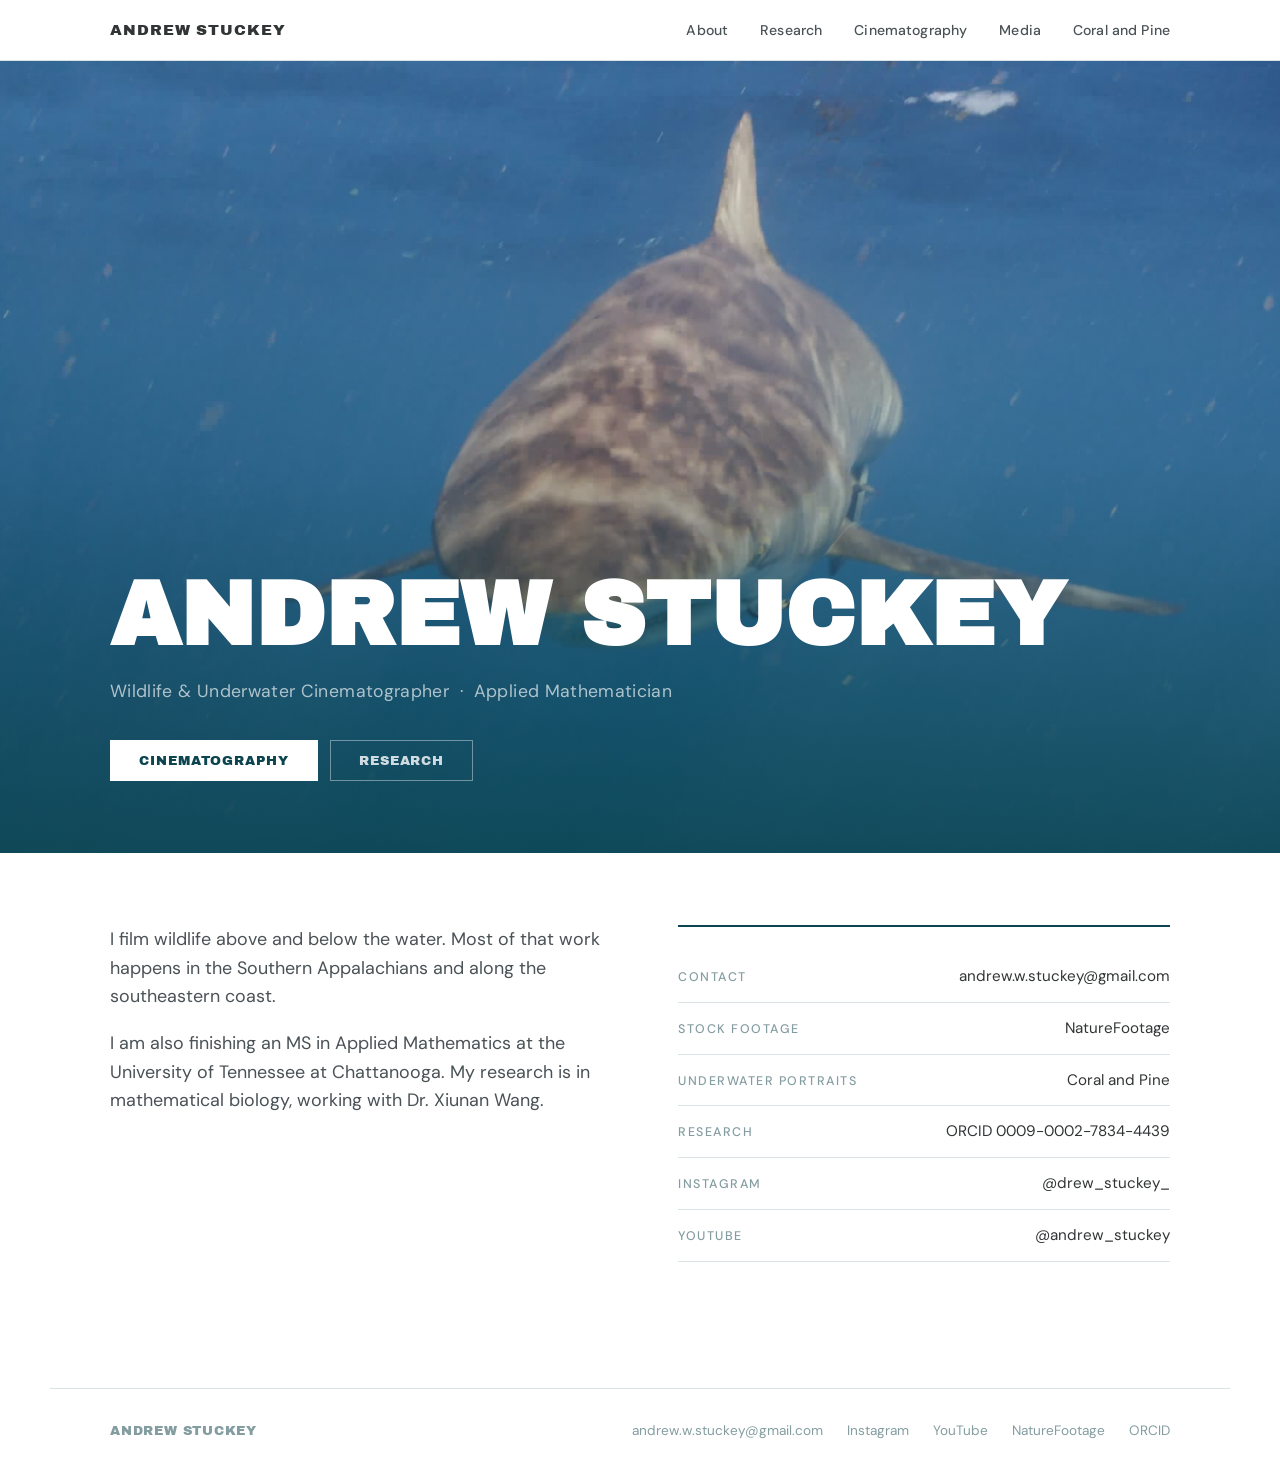
<file: index.html>
<!DOCTYPE html>
<html lang="en">
<head>
  <meta charset="UTF-8">
  <meta name="viewport" content="width=device-width, initial-scale=1.0">
  <title>Andrew Stuckey — Wildlife Cinematographer & Applied Mathematician</title>
  <meta name="description" content="Wildlife and underwater cinematographer. Applied mathematician. Based in the Southern Appalachians.">
  <link rel="preconnect" href="https://fonts.googleapis.com">
  <link rel="preconnect" href="https://fonts.gstatic.com" crossorigin>
  <link href="https://fonts.googleapis.com/css2?family=Archivo+Black&family=DM+Sans:ital,opsz,wght@0,9..40,300;0,9..40,400;0,9..40,500;1,9..40,400&display=swap" rel="stylesheet">
  <style>
    *, *::before, *::after { box-sizing: border-box; margin: 0; padding: 0; }

    :root {
      --teal:       #0097B2;
      --teal-deep:  #0C454F;
      --ice:        #C3D8DC;
      --fog:        #849DA1;
      --graphite:   #323536;
      --rust:       #732209;
      --white:      #FFFFFF;
      --ink-soft:   #4A5256;
      --rule:       #D9E3E5;

      --ff-display: "Archivo Black", sans-serif;
      --ff-body:    "DM Sans", system-ui, sans-serif;

      --pad: clamp(20px, 5vw, 60px);
      --maxw: 1180px;
    }

    html { font-size: 16px; -webkit-font-smoothing: antialiased; }

    body {
      background: var(--white);
      color: var(--graphite);
      font-family: var(--ff-body);
      font-size: clamp(1rem, 1.2vw, 1.15rem);
      line-height: 1.5;
    }

    a { color: inherit; text-underline-offset: 3px; }
    a:hover { color: var(--teal); }

    /* ---- NAV ---- */
    .site-header {
      position: sticky;
      top: 0;
      z-index: 50;
      background: rgba(255,255,255,0.94);
      backdrop-filter: blur(8px);
      border-bottom: 1px solid var(--rule);
    }
    .nav {
      max-width: var(--maxw);
      margin: 0 auto;
      padding: 18px var(--pad);
      display: flex;
      align-items: center;
      justify-content: space-between;
    }
    .brand {
      font-family: var(--ff-display);
      font-size: 0.95rem;
      text-transform: uppercase;
      letter-spacing: 0.06em;
      color: var(--graphite);
      text-decoration: none;
    }
    .brand:hover { color: var(--teal-deep); }
    .nav-links {
      display: flex;
      gap: 32px;
      list-style: none;
    }
    .nav-links a {
      font-size: 0.88rem;
      font-weight: 500;
      color: var(--ink-soft);
      text-decoration: none;
      letter-spacing: 0.01em;
    }
    .nav-links a:hover { color: var(--graphite); }

    /* ---- HERO ---- */
    .hero {
      background: var(--teal-deep);
      min-height: 88vh;
      display: flex;
      align-items: flex-end;
      position: relative;
      overflow: hidden;
    }
    .hero-video {
      position: absolute;
      inset: 0;
      width: 100%;
      height: 100%;
      object-fit: cover;
      /* poster shows until the first frame decodes */
      background: var(--teal-deep) center/cover no-repeat;
    }
    /* If the browser blocks autoplay or JS is off, the poster still fills the hero. */
    @media (prefers-reduced-motion: reduce) {
      .hero-video { display: none; }
      .hero { background: var(--teal-deep) url("media/shark-poster.jpg") center/cover no-repeat; }
    }
    .hero-overlay {
      position: absolute;
      inset: 0;
      background: linear-gradient(
        to top,
        rgba(12,69,79,0.85) 0%,
        rgba(12,69,79,0.2) 50%,
        transparent 100%
      );
    }
    .hero-content {
      position: relative;
      z-index: 2;
      max-width: var(--maxw);
      margin: 0 auto;
      padding: 0 var(--pad) clamp(48px, 8vh, 96px);
      width: 100%;
    }
    .hero-name {
      font-family: var(--ff-display);
      font-size: clamp(2.8rem, 7vw, 6rem);
      color: var(--white);
      line-height: 1;
      letter-spacing: 0;
      text-transform: uppercase;
      margin-bottom: 0.2em;
    }
    .hero-sub {
      font-size: clamp(0.95rem, 1.4vw, 1.1rem);
      color: rgba(255,255,255,0.65);
      font-weight: 400;
      letter-spacing: 0.02em;
      margin-bottom: 2em;
    }
    .hero-ctas {
      display: flex;
      gap: 12px;
      flex-wrap: wrap;
    }
    .btn {
      display: inline-block;
      padding: 13px 28px;
      font-family: var(--ff-display);
      font-size: 0.82rem;
      text-transform: uppercase;
      letter-spacing: 0.07em;
      text-decoration: none;
      border: 1px solid transparent;
      cursor: pointer;
      transition: background 0.15s, color 0.15s, border-color 0.15s;
      line-height: 1;
    }
    .btn-primary {
      background: var(--white);
      color: var(--teal-deep);
      border-color: var(--white);
    }
    .btn-primary:hover {
      background: var(--teal);
      color: var(--white);
      border-color: var(--teal);
    }
    .btn-ghost {
      background: transparent;
      color: rgba(255,255,255,0.8);
      border-color: rgba(255,255,255,0.4);
    }
    .btn-ghost:hover {
      background: rgba(255,255,255,0.1);
      color: var(--white);
      border-color: rgba(255,255,255,0.8);
    }

    /* ---- INTRO ---- */
    .intro {
      padding: clamp(48px, 8vh, 96px) var(--pad);
      max-width: var(--maxw);
      margin: 0 auto;
      display: grid;
      grid-template-columns: 1fr 1fr;
      gap: clamp(40px, 6vw, 96px);
      align-items: start;
    }
    .intro-text p {
      font-size: clamp(1.05rem, 1.4vw, 1.2rem);
      color: var(--ink-soft);
      line-height: 1.6;
      margin-bottom: 1em;
    }
    .intro-text p:last-child { margin-bottom: 0; }
    .intro-facts {
      border-top: 2px solid var(--teal-deep);
      padding-top: 24px;
    }
    .fact-row {
      display: flex;
      justify-content: space-between;
      align-items: baseline;
      padding: 14px 0;
      border-bottom: 1px solid var(--rule);
      gap: 16px;
    }
    .fact-label {
      font-size: 0.78rem;
      text-transform: uppercase;
      letter-spacing: 0.12em;
      color: var(--fog);
      font-weight: 500;
      flex-shrink: 0;
    }
    .fact-value {
      font-size: 0.95rem;
      overflow-wrap: anywhere;
      color: var(--graphite);
      text-align: right;
      font-weight: 400;
    }
    .fact-value a {
      text-decoration: none;
      color: var(--graphite);
    }
    .fact-value a:hover { color: var(--teal); }

    /* ---- FOOTER ---- */
    .site-footer {
      border-top: 1px solid var(--rule);
      padding: 32px var(--pad);
      max-width: var(--maxw);
      margin: clamp(40px, 6vh, 80px) auto 0;
      display: flex;
      justify-content: space-between;
      align-items: center;
      flex-wrap: wrap;
      gap: 16px;
    }
    .footer-name {
      font-family: var(--ff-display);
      font-size: 0.82rem;
      text-transform: uppercase;
      letter-spacing: 0.06em;
      color: var(--fog);
    }
    .footer-links {
      display: flex;
      gap: 24px;
      flex-wrap: wrap;
    }
    .footer-links a {
      font-size: 0.85rem;
      color: var(--fog);
      text-decoration: none;
      font-weight: 400;
    }
    .footer-links a:hover { color: var(--graphite); }

    @media (max-width: 760px) {
      .intro { grid-template-columns: 1fr; }
      .nav-links { display: none; }
      .site-footer { flex-direction: column; align-items: flex-start; }
    }
  </style>
</head>
<body>

  <header class="site-header">
    <nav class="nav" aria-label="Primary">
      <a href="/" class="brand">Andrew Stuckey</a>
      <ul class="nav-links">
        <li><a href="/about">About</a></li>
        <li><a href="/research">Research</a></li>
        <li><a href="/cinematography">Cinematography</a></li>
        <li><a href="/media">Media</a></li>
        <li><a href="https://coralandpine.com">Coral and Pine</a></li>
      </ul>
    </nav>
  </header>

  <main>

    <section class="hero" aria-label="Hero">
      <video id="hero-video" class="hero-video" autoplay muted loop playsinline
             preload="auto" poster="media/shark-poster.jpg" aria-hidden="true" tabindex="-1"></video>
      <script>
        // Pick the source before the element starts loading: small file on phones,
        // and skip the video entirely if the visitor asked for reduced motion.
        (function () {
          var v = document.getElementById('hero-video');
          if (window.matchMedia('(prefers-reduced-motion: reduce)').matches) return;
          var small = window.matchMedia('(max-width: 800px)').matches;
          v.src = small ? 'media/shark-mobile.mp4' : 'media/shark.mp4';
          // Some mobile browsers refuse the autoplay attribute but allow a play() call.
          var p = v.play();
          if (p && p.catch) { p.catch(function () { /* poster stays up */ }); }
        })();
      </script>
      <div class="hero-overlay" aria-hidden="true"></div>
      <div class="hero-content">
        <h1 class="hero-name">Andrew Stuckey</h1>
        <p class="hero-sub">Wildlife &amp; Underwater Cinematographer &nbsp;·&nbsp; Applied Mathematician</p>
        <div class="hero-ctas">
          <a class="btn btn-primary" href="/cinematography">Cinematography</a>
          <a class="btn btn-ghost" href="/research">Research</a>
        </div>
      </div>
    </section>

    <section aria-label="Introduction">
      <div class="intro">
        <div class="intro-text">
          <p>
            I film wildlife above and below the water. Most of that work happens in
            the Southern Appalachians and along the southeastern coast.
          </p>
          <p>
            I am also finishing an MS in Applied Mathematics at the University of
            Tennessee at Chattanooga. My research is in mathematical biology, working
            with Dr. Xiunan Wang.
          </p>
        </div>
        <div class="intro-facts">
          <div class="fact-row">
            <span class="fact-label">Contact</span>
            <span class="fact-value"><a href="mailto:andrew.w.stuckey@gmail.com">andrew.w.stuckey@gmail.com</a></span>
          </div>
          <div class="fact-row">
            <span class="fact-label">Stock footage</span>
            <span class="fact-value"><a href="https://www.naturefootage.com/contributor/profile/astucke1/andrew-stuckey-andrew-stuckey-media-llc" rel="noopener">NatureFootage</a></span>
          </div>
          <div class="fact-row">
            <span class="fact-label">Underwater portraits</span>
            <span class="fact-value"><a href="https://coralandpine.com">Coral and Pine</a></span>
          </div>
          <div class="fact-row">
            <span class="fact-label">Research</span>
            <span class="fact-value"><a href="https://orcid.org/0009-0002-7834-4439" rel="noopener">ORCID 0009-0002-7834-4439</a></span>
          </div>
          <div class="fact-row">
            <span class="fact-label">Instagram</span>
            <span class="fact-value"><a href="https://www.instagram.com/drew_stuckey_/" rel="noopener">@drew_stuckey_</a></span>
          </div>
          <div class="fact-row">
            <span class="fact-label">YouTube</span>
            <span class="fact-value"><a href="https://www.youtube.com/@andrew_stuckey" rel="noopener">@andrew_stuckey</a></span>
          </div>
        </div>
      </div>
    </section>

  </main>

  <footer class="site-footer" aria-label="Site footer">
    <span class="footer-name">Andrew Stuckey</span>
    <div class="footer-links">
      <a href="mailto:andrew.w.stuckey@gmail.com">andrew.w.stuckey@gmail.com</a>
      <a href="https://www.instagram.com/drew_stuckey_/" rel="noopener">Instagram</a>
      <a href="https://www.youtube.com/@andrew_stuckey" rel="noopener">YouTube</a>
      <a href="https://www.naturefootage.com/contributor/profile/astucke1/andrew-stuckey-andrew-stuckey-media-llc" rel="noopener">NatureFootage</a>
      <a href="https://orcid.org/0009-0002-7834-4439" rel="noopener">ORCID</a>
    </div>
  </footer>

</body>
</html>
</file>
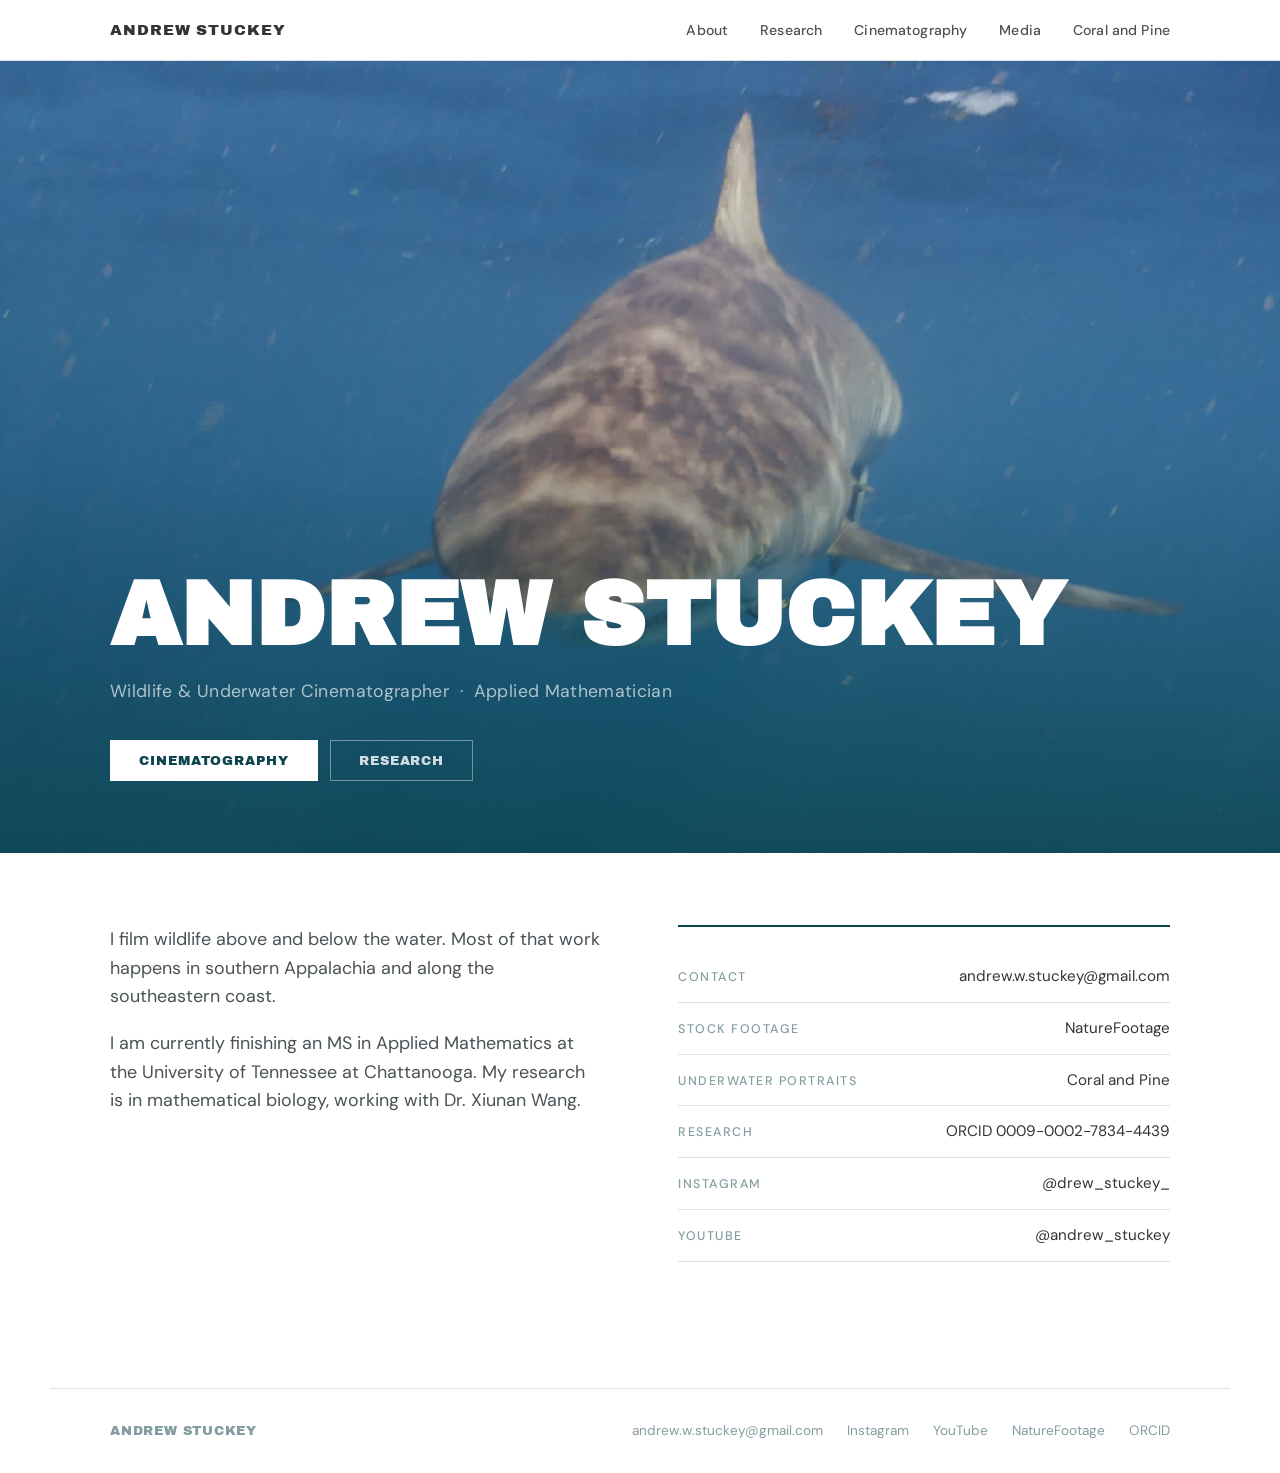
<file: hub/index.html>
<!DOCTYPE html>
<html lang="en">
<head>
  <meta charset="UTF-8">
  <meta name="viewport" content="width=device-width, initial-scale=1.0">
  <title>Andrew Stuckey — Wildlife Cinematographer & Applied Mathematician</title>
  <meta name="description" content="Wildlife and underwater cinematographer. Applied mathematician. Based in the Southern Appalachians.">
  <link rel="preconnect" href="https://fonts.googleapis.com">
  <link rel="preconnect" href="https://fonts.gstatic.com" crossorigin>
  <link href="https://fonts.googleapis.com/css2?family=Archivo+Black&family=DM+Sans:ital,opsz,wght@0,9..40,300;0,9..40,400;0,9..40,500;1,9..40,400&display=swap" rel="stylesheet">
  <style>
    *, *::before, *::after { box-sizing: border-box; margin: 0; padding: 0; }

    :root {
      --teal:       #0097B2;
      --teal-deep:  #0C454F;
      --ice:        #C3D8DC;
      --fog:        #849DA1;
      --graphite:   #323536;
      --rust:       #732209;
      --white:      #FFFFFF;
      --ink-soft:   #4A5256;
      --rule:       #D9E3E5;

      --ff-display: "Archivo Black", sans-serif;
      --ff-body:    "DM Sans", system-ui, sans-serif;

      --pad: clamp(20px, 5vw, 60px);
      --maxw: 1180px;
    }

    html { font-size: 16px; -webkit-font-smoothing: antialiased; }

    body {
      background: var(--white);
      color: var(--graphite);
      font-family: var(--ff-body);
      font-size: clamp(1rem, 1.2vw, 1.15rem);
      line-height: 1.5;
    }

    a { color: inherit; text-underline-offset: 3px; }
    a:hover { color: var(--teal); }

    /* ---- NAV ---- */
    .site-header {
      position: sticky;
      top: 0;
      z-index: 50;
      background: rgba(255,255,255,0.94);
      backdrop-filter: blur(8px);
      border-bottom: 1px solid var(--rule);
    }
    .nav {
      max-width: var(--maxw);
      margin: 0 auto;
      padding: 18px var(--pad);
      display: flex;
      align-items: center;
      justify-content: space-between;
    }
    .brand {
      font-family: var(--ff-display);
      font-size: 0.95rem;
      text-transform: uppercase;
      letter-spacing: 0.06em;
      color: var(--graphite);
      text-decoration: none;
    }
    .brand:hover { color: var(--teal-deep); }
    .nav-links {
      display: flex;
      gap: 32px;
      list-style: none;
    }
    .nav-links a {
      font-size: 0.88rem;
      font-weight: 500;
      color: var(--ink-soft);
      text-decoration: none;
      letter-spacing: 0.01em;
    }
    .nav-links a:hover { color: var(--graphite); }

    /* ---- HERO ---- */
    .hero {
      background: var(--teal-deep);
      min-height: 88vh;
      display: flex;
      align-items: flex-end;
      position: relative;
      overflow: hidden;
    }
    .hero-video {
      position: absolute;
      inset: 0;
      width: 100%;
      height: 100%;
      object-fit: cover;
      /* poster shows until the first frame decodes */
      background: var(--teal-deep) center/cover no-repeat;
    }
    /* If the browser blocks autoplay or JS is off, the poster still fills the hero. */
    @media (prefers-reduced-motion: reduce) {
      .hero-video { display: none; }
      .hero { background: var(--teal-deep) url("media/shark-poster.jpg") center/cover no-repeat; }
    }
    .hero-overlay {
      position: absolute;
      inset: 0;
      background: linear-gradient(
        to top,
        rgba(12,69,79,0.85) 0%,
        rgba(12,69,79,0.2) 50%,
        transparent 100%
      );
    }
    .hero-content {
      position: relative;
      z-index: 2;
      max-width: var(--maxw);
      margin: 0 auto;
      padding: 0 var(--pad) clamp(48px, 8vh, 96px);
      width: 100%;
    }
    .hero-name {
      font-family: var(--ff-display);
      font-size: clamp(2.8rem, 7vw, 6rem);
      color: var(--white);
      line-height: 1;
      letter-spacing: 0;
      text-transform: uppercase;
      margin-bottom: 0.2em;
    }
    .hero-sub {
      font-size: clamp(0.95rem, 1.4vw, 1.1rem);
      color: rgba(255,255,255,0.65);
      font-weight: 400;
      letter-spacing: 0.02em;
      margin-bottom: 2em;
    }
    .hero-ctas {
      display: flex;
      gap: 12px;
      flex-wrap: wrap;
    }
    .btn {
      display: inline-block;
      padding: 13px 28px;
      font-family: var(--ff-display);
      font-size: 0.82rem;
      text-transform: uppercase;
      letter-spacing: 0.07em;
      text-decoration: none;
      border: 1px solid transparent;
      cursor: pointer;
      transition: background 0.15s, color 0.15s, border-color 0.15s;
      line-height: 1;
    }
    .btn-primary {
      background: var(--white);
      color: var(--teal-deep);
      border-color: var(--white);
    }
    .btn-primary:hover {
      background: var(--teal);
      color: var(--white);
      border-color: var(--teal);
    }
    .btn-ghost {
      background: transparent;
      color: rgba(255,255,255,0.8);
      border-color: rgba(255,255,255,0.4);
    }
    .btn-ghost:hover {
      background: rgba(255,255,255,0.1);
      color: var(--white);
      border-color: rgba(255,255,255,0.8);
    }

    /* ---- INTRO ---- */
    .intro {
      padding: clamp(48px, 8vh, 96px) var(--pad);
      max-width: var(--maxw);
      margin: 0 auto;
      display: grid;
      grid-template-columns: 1fr 1fr;
      gap: clamp(40px, 6vw, 96px);
      align-items: start;
    }
    .intro-text p {
      font-size: clamp(1.05rem, 1.4vw, 1.2rem);
      color: var(--ink-soft);
      line-height: 1.6;
      margin-bottom: 1em;
    }
    .intro-text p:last-child { margin-bottom: 0; }
    .intro-facts {
      border-top: 2px solid var(--teal-deep);
      padding-top: 24px;
    }
    .fact-row {
      display: flex;
      justify-content: space-between;
      align-items: baseline;
      padding: 14px 0;
      border-bottom: 1px solid var(--rule);
      gap: 16px;
    }
    .fact-label {
      font-size: 0.78rem;
      text-transform: uppercase;
      letter-spacing: 0.12em;
      color: var(--fog);
      font-weight: 500;
      flex-shrink: 0;
    }
    .fact-value {
      font-size: 0.95rem;
      overflow-wrap: anywhere;
      color: var(--graphite);
      text-align: right;
      font-weight: 400;
    }
    .fact-value a {
      text-decoration: none;
      color: var(--graphite);
    }
    .fact-value a:hover { color: var(--teal); }

    /* ---- FOOTER ---- */
    .site-footer {
      border-top: 1px solid var(--rule);
      padding: 32px var(--pad);
      max-width: var(--maxw);
      margin: clamp(40px, 6vh, 80px) auto 0;
      display: flex;
      justify-content: space-between;
      align-items: center;
      flex-wrap: wrap;
      gap: 16px;
    }
    .footer-name {
      font-family: var(--ff-display);
      font-size: 0.82rem;
      text-transform: uppercase;
      letter-spacing: 0.06em;
      color: var(--fog);
    }
    .footer-links {
      display: flex;
      gap: 24px;
      flex-wrap: wrap;
    }
    .footer-links a {
      font-size: 0.85rem;
      color: var(--fog);
      text-decoration: none;
      font-weight: 400;
    }
    .footer-links a:hover { color: var(--graphite); }

    @media (max-width: 760px) {
      .intro { grid-template-columns: 1fr; }
      .nav-links { display: none; }
      .site-footer { flex-direction: column; align-items: flex-start; }
    }
  </style>
</head>
<body>

  <header class="site-header">
    <nav class="nav" aria-label="Primary">
      <a href="/" class="brand">Andrew Stuckey</a>
      <ul class="nav-links">
        <li><a href="/about">About</a></li>
        <li><a href="/research">Research</a></li>
        <li><a href="/cinematography">Cinematography</a></li>
        <li><a href="/media">Media</a></li>
        <li><a href="https://coralandpine.com">Coral and Pine</a></li>
      </ul>
    </nav>
  </header>

  <main>

    <section class="hero" aria-label="Hero">
      <video id="hero-video" class="hero-video" autoplay muted loop playsinline
             preload="auto" poster="media/shark-poster.jpg" aria-hidden="true" tabindex="-1"></video>
      <script>
        // Pick the source before the element starts loading: small file on phones,
        // and skip the video entirely if the visitor asked for reduced motion.
        (function () {
          var v = document.getElementById('hero-video');
          if (window.matchMedia('(prefers-reduced-motion: reduce)').matches) return;
          var small = window.matchMedia('(max-width: 800px)').matches;
          v.src = small ? 'media/shark-mobile.mp4' : 'media/shark.mp4';
          // Some mobile browsers refuse the autoplay attribute but allow a play() call.
          var p = v.play();
          if (p && p.catch) { p.catch(function () { /* poster stays up */ }); }
        })();
      </script>
      <div class="hero-overlay" aria-hidden="true"></div>
      <div class="hero-content">
        <h1 class="hero-name">Andrew Stuckey</h1>
        <p class="hero-sub">Wildlife &amp; Underwater Cinematographer &nbsp;·&nbsp; Applied Mathematician</p>
        <div class="hero-ctas">
          <a class="btn btn-primary" href="/cinematography">Cinematography</a>
          <a class="btn btn-ghost" href="/research">Research</a>
        </div>
      </div>
    </section>

    <section aria-label="Introduction">
      <div class="intro">
        <div class="intro-text">
          <p>
            I film wildlife above and below the water. Most of that work happens in
            southern Appalachia and along the southeastern coast.
          </p>
          <p>
            I am currently finishing an MS in Applied Mathematics at the University of
            Tennessee at Chattanooga. My research is in mathematical biology, working
            with Dr. Xiunan Wang.
          </p>
        </div>
        <div class="intro-facts">
          <div class="fact-row">
            <span class="fact-label">Contact</span>
            <span class="fact-value"><a href="mailto:andrew.w.stuckey@gmail.com">andrew.w.stuckey@gmail.com</a></span>
          </div>
          <div class="fact-row">
            <span class="fact-label">Stock footage</span>
            <span class="fact-value"><a href="https://www.naturefootage.com/contributor/profile/astucke1/andrew-stuckey-andrew-stuckey-media-llc" rel="noopener">NatureFootage</a></span>
          </div>
          <div class="fact-row">
            <span class="fact-label">Underwater portraits</span>
            <span class="fact-value"><a href="https://coralandpine.com">Coral and Pine</a></span>
          </div>
          <div class="fact-row">
            <span class="fact-label">Research</span>
            <span class="fact-value"><a href="https://orcid.org/0009-0002-7834-4439" rel="noopener">ORCID 0009-0002-7834-4439</a></span>
          </div>
          <div class="fact-row">
            <span class="fact-label">Instagram</span>
            <span class="fact-value"><a href="https://www.instagram.com/drew_stuckey_/" rel="noopener">@drew_stuckey_</a></span>
          </div>
          <div class="fact-row">
            <span class="fact-label">YouTube</span>
            <span class="fact-value"><a href="https://www.youtube.com/@andrew_stuckey" rel="noopener">@andrew_stuckey</a></span>
          </div>
        </div>
      </div>
    </section>

  </main>

  <footer class="site-footer" aria-label="Site footer">
    <span class="footer-name">Andrew Stuckey</span>
    <div class="footer-links">
      <a href="mailto:andrew.w.stuckey@gmail.com">andrew.w.stuckey@gmail.com</a>
      <a href="https://www.instagram.com/drew_stuckey_/" rel="noopener">Instagram</a>
      <a href="https://www.youtube.com/@andrew_stuckey" rel="noopener">YouTube</a>
      <a href="https://www.naturefootage.com/contributor/profile/astucke1/andrew-stuckey-andrew-stuckey-media-llc" rel="noopener">NatureFootage</a>
      <a href="https://orcid.org/0009-0002-7834-4439" rel="noopener">ORCID</a>
    </div>
  </footer>

</body>
</html>
</file>
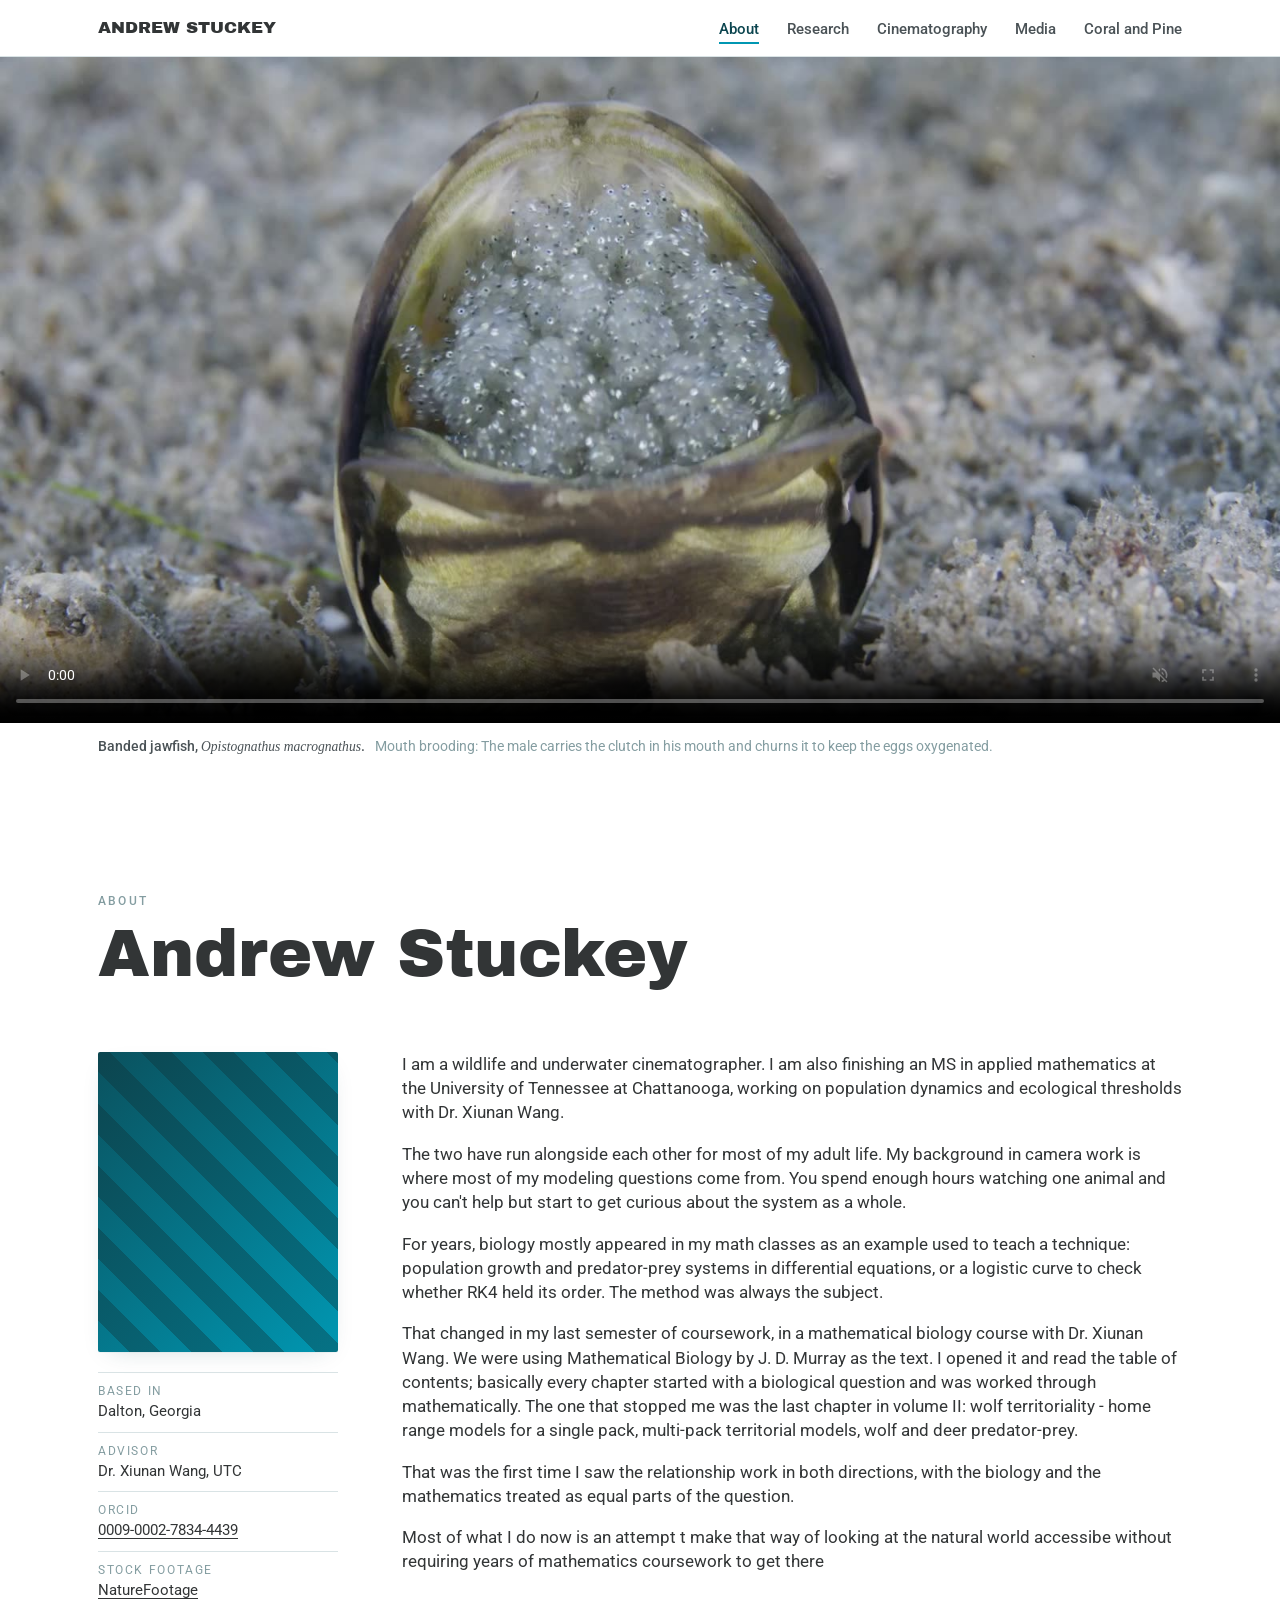
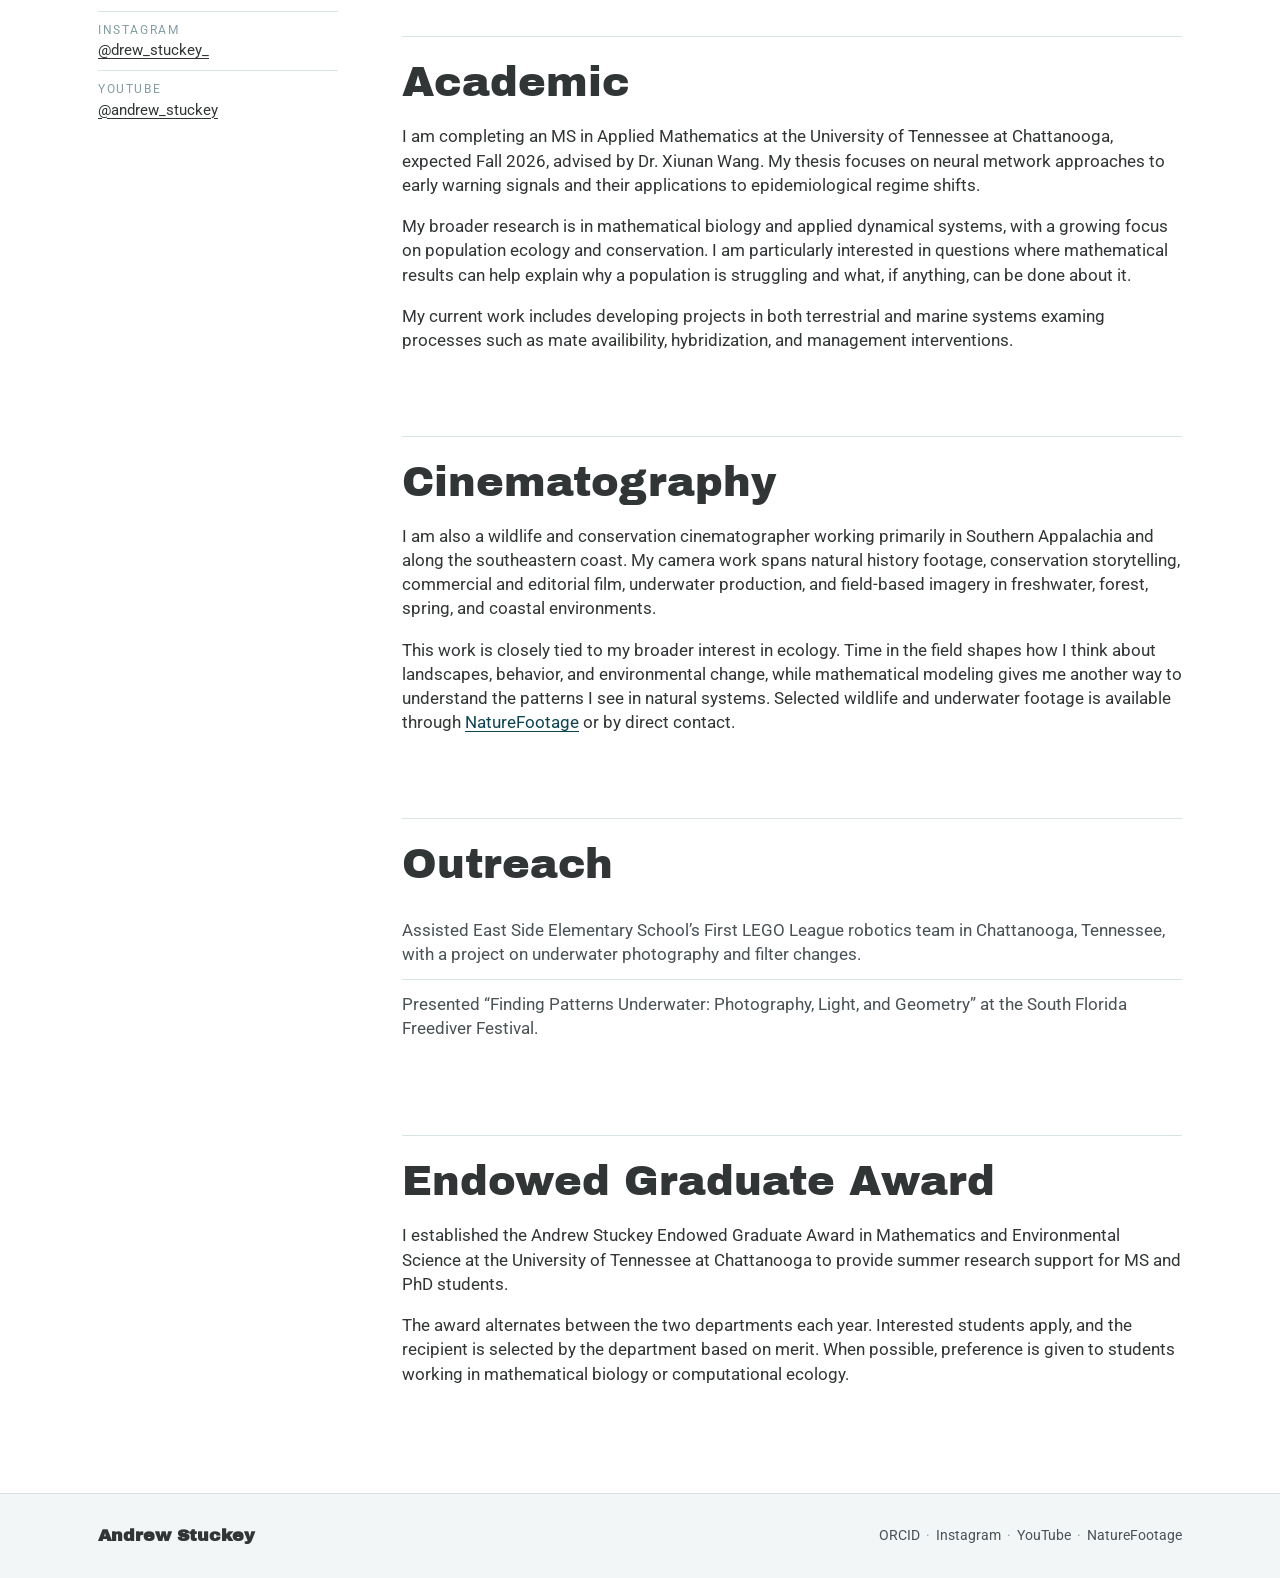
<file: about.html>
<!DOCTYPE html>
<html lang="en">
<head>
  <meta charset="UTF-8">
  <meta name="viewport" content="width=device-width, initial-scale=1.0">
  <title>About — Andrew Stuckey</title>
  <meta name="description" content="Biography of Andrew Stuckey: applied mathematician, wildlife and underwater cinematographer.">
  <link rel="preconnect" href="https://fonts.googleapis.com">
  <link rel="preconnect" href="https://fonts.gstatic.com" crossorigin>
  <link href="https://fonts.googleapis.com/css2?family=Archivo+Black&family=Roboto:wght@300;400;500;700&display=swap" rel="stylesheet">
  <link rel="stylesheet" href="css/style.css?v=20260814">
</head>
<body class="page-about">
  <header class="site-header">
    <nav class="nav" aria-label="Primary">
      <a href="/" class="brand">Andrew Stuckey</a>
      <button class="nav-toggle" aria-expanded="false" aria-controls="nav-links" aria-label="Toggle navigation">
        <span></span><span></span><span></span>
      </button>
      <ul class="nav-links" id="nav-links">
        <li><a href="/about" aria-current="page">About</a></li>
        <li><a href="/research">Research</a></li>
        <li><a href="/cinematography">Cinematography</a></li>
        <li><a href="/media">Media</a></li>
        <li><a href="https://coralandpine.com">Coral and Pine</a></li>
      </ul>
    </nav>
  </header>

  <main>
    <figure class="field-clip field-clip--hero">
      <div class="field-clip-frame">
        <video id="clip-jawfish"
          data-field-clip
          data-src="media/jawfish-web.mp4"
          data-src-mobile="media/jawfish-mobile.mp4"
          poster="media/jawfish-poster.jpg"
          autoplay muted loop playsinline preload="auto"
          aria-label="A male banded jawfish tumbles a mouthful of eggs at the entrance to its burrow."></video>
      </div>
      <script>
        /* Inline on purpose. This clip is the first thing on the page, so its
           playback must not wait on — or depend on — an external script that
           might be cached, blocked, or slow. main.js only enhances it. */
        (function () {
          var v = document.getElementById('clip-jawfish');
          if (!v) return;
          if (window.matchMedia('(prefers-reduced-motion: reduce)').matches) {
            v.src = v.dataset.src; v.removeAttribute('autoplay');
            v.setAttribute('controls', ''); return;
          }
          v.src = window.matchMedia('(max-width: 800px)').matches
            ? v.dataset.srcMobile : v.dataset.src;
          var p = v.play();
          if (p && p.catch) p.catch(function () { v.setAttribute('controls', ''); });
        })();
      </script>
      <figcaption>
        <strong>Banded jawfish, <em>Opistognathus macrognathus</em>.</strong>
        <span> Mouth brooding: The male carries the clutch in his mouth and churns it to keep the eggs
        oxygenated.</span>
      </figcaption>
    </figure>

    <section class="page-header container">
      <p class="eyebrow">About</p>
      <h1>Andrew Stuckey</h1>
    </section>

    <section class="about-grid container">
      <aside class="about-side">
        <div class="headshot" role="img" aria-label="Portrait placeholder for Andrew Stuckey"></div>
        <dl class="quick-facts">
          <div><dt>Based in</dt><dd>Dalton, Georgia</dd></div>
          <div><dt>Advisor</dt><dd>Dr. Xiunan Wang, UTC</dd></div>
          <div><dt>ORCID</dt><dd><a href="https://orcid.org/0009-0002-7834-4439" rel="noopener">0009-0002-7834-4439</a></dd></div>
          <div><dt>Stock footage</dt><dd><a href="https://www.naturefootage.com/contributor/profile/astucke1/andrew-stuckey-andrew-stuckey-media-llc" rel="noopener">NatureFootage</a></dd></div>
          <div><dt>Instagram</dt><dd><a href="https://www.instagram.com/drew_stuckey_/" rel="noopener">@drew_stuckey_</a></dd></div>
          <div><dt>YouTube</dt><dd><a href="https://www.youtube.com/@andrew_stuckey" rel="noopener">@andrew_stuckey</a></dd></div>
        </dl>
      </aside>

      <article class="about-body">
        <p>
          I am a wildlife and underwater cinematographer. I am also finishing an MS in 
          applied mathematics at the University of Tennessee at Chattanooga, working on 
          population dynamics and ecological thresholds with Dr. Xiunan Wang.
        </p>
        <p>
          The two have run alongside each other for most of my adult life. My background 
          in camera work is where most of my modeling questions come from. You spend enough 
          hours watching one animal and you can't help but start to get curious about the system as a whole.
        </p>
        <p>
          For years, biology mostly appeared in my math classes as an example used to teach a technique: 
          population growth and predator-prey systems in differential equations, or a logistic curve to 
          check whether RK4 held its order. The method was always the subject.
        </p>
         <p> 
          That changed in my last semester 
          of coursework, in a mathematical biology course with Dr. Xiunan Wang. We were using Mathematical Biology by J. D. Murray as the text.
          I opened it and read the table of contents; basically every chapter started with a biological question and was worked through mathematically. 
          The one that stopped me was the last chapter in volume II: wolf territoriality - home range models for a single pack, multi-pack territorial
          models, wolf and deer predator-prey.
        </p>
        <p>
          That was the first time I saw the relationship work in both directions, with the biology and the mathematics treated as equal parts of the question.
        </p>
        <p>
          Most of what I do now is an attempt t make that way of looking at the natural world accessibe without requiring years of mathematics coursework to get there
        </p>

        <h2>Academic</h2>
        <p>
          I am completing an MS in Applied Mathematics at the University of Tennessee at Chattanooga, expected Fall 2026, advised by Dr. Xiunan Wang.
          My thesis focuses on neural metwork approaches to early warning signals and their applications to epidemiological regime shifts. 
        </p>
        <p>
          My broader research is in mathematical biology and applied dynamical systems, with a growing focus on population ecology and conservation. I am 
          particularly interested in questions where mathematical results can help explain why a population is struggling and what, if anything, can be done about it.
        </p>
          My current work includes developing projects in both terrestrial and marine systems examing processes such as mate availibility, hybridization, and management interventions.
        <p>
          
        </p>

        <h2>Cinematography</h2>
        <p>
          I am also a wildlife and conservation cinematographer working primarily in Southern
          Appalachia and along the southeastern coast. My camera work spans natural history
          footage, conservation storytelling, commercial and editorial film, underwater
          production, and field-based imagery in freshwater, forest, spring, and coastal
          environments.
        </p>
        <p>
          This work is closely tied to my broader interest in ecology. Time in the field shapes how
          I think about landscapes, behavior, and environmental change, while mathematical modeling
          gives me another way to understand the patterns I see in natural systems. Selected
          wildlife and underwater footage is available through
          <a href="https://www.naturefootage.com/contributor/profile/astucke1/andrew-stuckey-andrew-stuckey-media-llc" rel="noopener">NatureFootage</a>
          or by direct contact.
        </p>

        <h2>Outreach</h2>
        <ul class="cv-list">
          <li>
            Assisted East Side Elementary School&rsquo;s First LEGO League robotics team in
            Chattanooga, Tennessee, with a project on underwater photography and filter changes.
          </li>
          <li>
            Presented &ldquo;Finding Patterns Underwater: Photography, Light, and Geometry&rdquo; at
            the South Florida Freediver Festival.
          </li>
        </ul>

        <h2>Endowed Graduate Award</h2>
        <p>
          I established the Andrew Stuckey Endowed Graduate Award in Mathematics and Environmental Science at the University of Tennessee at Chattanooga
          to provide summer research support for MS and PhD students.
        </p>
        <p>
          The award alternates between the two departments each year. Interested students apply, and the recipient is selected by the department based on merit. 
          When possible, preference is given to students working in mathematical biology or computational ecology. 
        </p>
      </article>
    </section>
  </main>

  <footer class="site-footer">
    <div class="container footer-inner">
      <p class="footer-name">Andrew Stuckey</p>
      <p class="footer-meta">
        <a href="https://orcid.org/0009-0002-7834-4439" rel="noopener">ORCID</a>
        <span class="dot">&middot;</span>
        <a href="https://www.instagram.com/drew_stuckey_/" rel="noopener">Instagram</a>
        <span class="dot">&middot;</span>
        <a href="https://www.youtube.com/@andrew_stuckey" rel="noopener">YouTube</a>
        <span class="dot">&middot;</span>
        <a href="https://www.naturefootage.com/contributor/profile/astucke1/andrew-stuckey-andrew-stuckey-media-llc" rel="noopener">NatureFootage</a>
      </p>
    </div>
  </footer>

  <script src="js/main.js?v=20260814"></script>
</body>
</html>
</file>
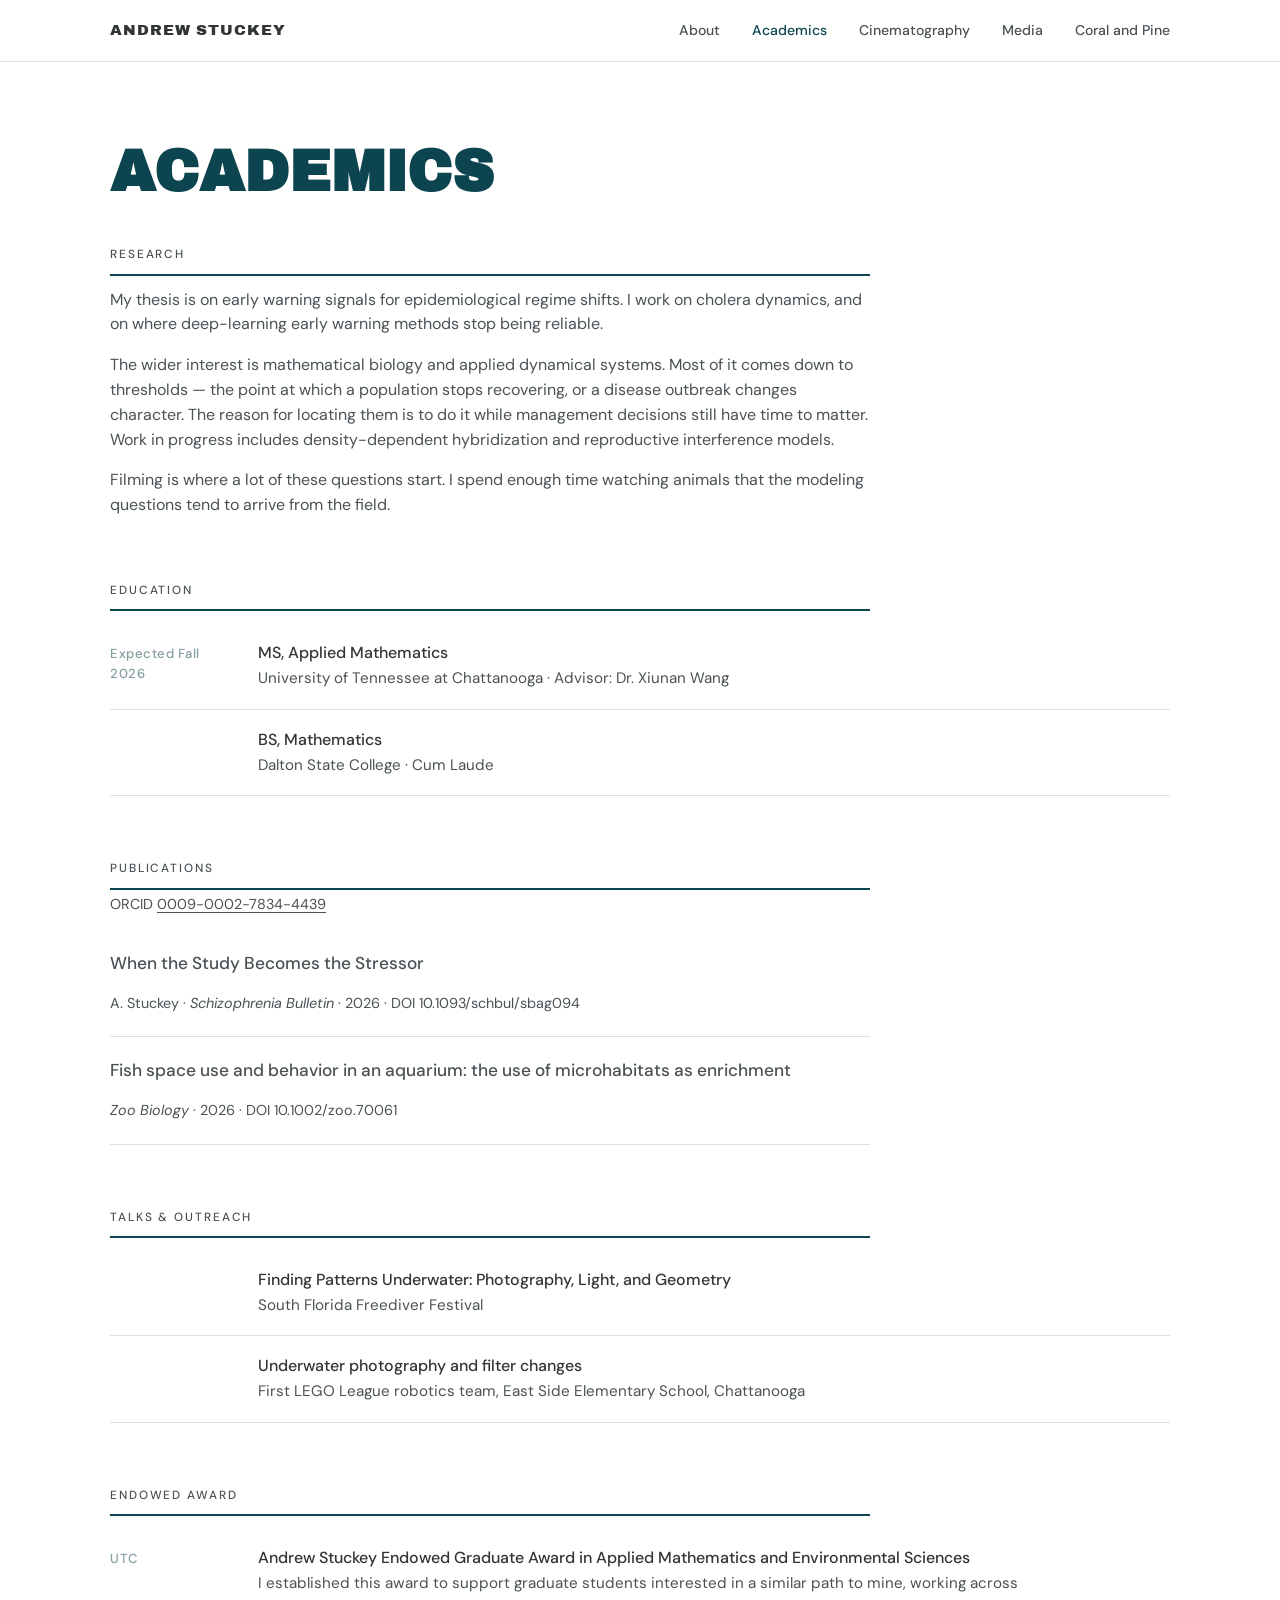
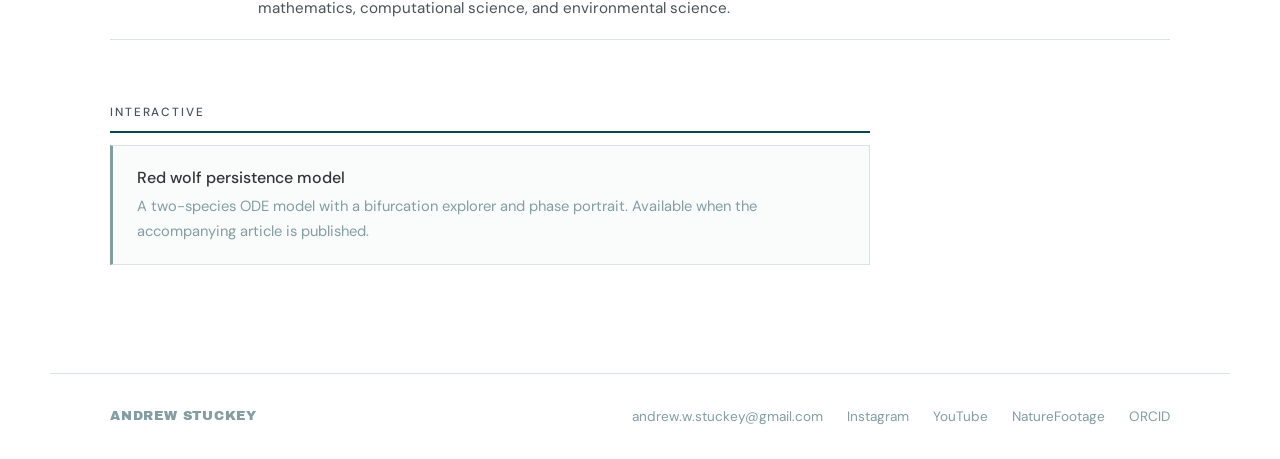
<file: academics.html>
<!DOCTYPE html>
<html lang="en">
<head>
  <meta charset="UTF-8">
  <meta name="viewport" content="width=device-width, initial-scale=1.0">
  <title>Academics — Andrew Stuckey</title>
  <meta name="description" content="Research, publications, teaching, and talks.">
  <link rel="preconnect" href="https://fonts.googleapis.com">
  <link rel="preconnect" href="https://fonts.gstatic.com" crossorigin>
  <link href="https://fonts.googleapis.com/css2?family=Archivo+Black&family=DM+Sans:ital,opsz,wght@0,9..40,300;0,9..40,400;0,9..40,500;1,9..40,400&display=swap" rel="stylesheet">
  <style>
    *, *::before, *::after { box-sizing: border-box; margin: 0; padding: 0; }

    :root {
      --teal:      #0097B2;
      --teal-deep: #0C454F;
      --ice:       #C3D8DC;
      --fog:       #849DA1;
      --graphite:  #323536;
      --rust:      #732209;
      --white:     #FFFFFF;
      --ink-soft:  #4A5256;
      --rule:      #D9E3E5;

      --ff-display: "Archivo Black", sans-serif;
      --ff-body:    "DM Sans", system-ui, sans-serif;

      --pad: clamp(20px, 5vw, 60px);
      --maxw: 1180px;
      --maxw-text: 760px;
    }

    html { font-size: 16px; -webkit-font-smoothing: antialiased; }

    body {
      background: var(--white);
      color: var(--graphite);
      font-family: var(--ff-body);
      font-size: clamp(1rem, 1.2vw, 1.1rem);
      line-height: 1.55;
    }

    a { color: inherit; text-underline-offset: 3px; }
    a:hover { color: var(--teal); }

    /* ---- NAV ---- */
    .site-header {
      position: sticky; top: 0; z-index: 50;
      background: rgba(255,255,255,0.94);
      backdrop-filter: blur(8px);
      border-bottom: 1px solid var(--rule);
    }
    .nav {
      max-width: var(--maxw); margin: 0 auto;
      padding: 18px var(--pad);
      display: flex; align-items: center; justify-content: space-between;
    }
    .brand {
      font-family: var(--ff-display);
      font-size: 0.95rem; text-transform: uppercase;
      letter-spacing: 0.06em; color: var(--graphite); text-decoration: none;
    }
    .brand:hover { color: var(--teal-deep); }
    .nav-links { display: flex; gap: 32px; list-style: none; }
    .nav-links a {
      font-size: 0.88rem; font-weight: 500;
      color: var(--ink-soft); text-decoration: none;
    }
    .nav-links a:hover { color: var(--graphite); }
    .nav-links a[aria-current="page"] { color: var(--teal-deep); }

    /* ---- PAGE HEAD ---- */
    .page-head {
      max-width: var(--maxw); margin: 0 auto;
      padding: clamp(48px, 9vh, 104px) var(--pad) clamp(28px, 5vh, 56px);
    }
    .page-head h1 {
      font-family: var(--ff-display);
      font-size: clamp(2.2rem, 5.5vw, 3.6rem);
      text-transform: uppercase; line-height: 1;
      color: var(--teal-deep);
    }

    /* ---- SECTION ---- */
    .section {
      max-width: var(--maxw); margin: 0 auto;
      padding: 0 var(--pad) clamp(40px, 7vh, 76px);
    }
    .section-label {
      font-size: 0.74rem; text-transform: uppercase;
      letter-spacing: 0.16em; color: var(--fog);
      font-weight: 500; margin-bottom: 20px;
      padding-bottom: 10px; border-bottom: 2px solid var(--teal-deep);
    }
    .section p { max-width: var(--maxw-text); color: var(--ink-soft); margin-bottom: 1em; }
    .section p:last-child { margin-bottom: 0; }

    /* ---- ROW LIST (degrees, talks, endowment) ---- */
    .rows { list-style: none; }
    .row {
      display: grid;
      grid-template-columns: 120px 1fr;
      gap: 28px;
      padding: 18px 0;
      border-bottom: 1px solid var(--rule);
      align-items: baseline;
    }
    .row-when {
      font-size: 0.82rem; color: var(--fog);
      letter-spacing: 0.04em; font-weight: 500;
    }
    .row-what { max-width: var(--maxw-text); }
    .row-what strong { font-weight: 500; color: var(--graphite); display: block; }
    .row-what span { color: var(--ink-soft); font-size: 0.95rem; }

    .orcid-line {
      font-size: 0.9rem; color: var(--fog);
      margin-top: -8px; margin-bottom: 14px;
    }
    .orcid-line a { color: var(--ink-soft); }

    /* ---- PUBLICATIONS ---- */
    .pubs { list-style: none; }
    .pub {
      padding: 22px 0;
      border-bottom: 1px solid var(--rule);
      max-width: var(--maxw-text);
    }
    .pub-title {
      font-family: var(--ff-body);
      font-size: 1.08rem; font-weight: 500;
      line-height: 1.35; margin-bottom: 6px;
    }
    .pub-title a { text-decoration: none; }
    .pub-title a:hover { text-decoration: underline; }
    .pub-meta { font-size: 0.9rem; color: var(--fog); line-height: 1.5; }
    .pub-meta em { color: var(--ink-soft); font-style: italic; }

    /* ---- LOCKED ITEM ---- */
    .locked {
      border: 1px solid var(--rule);
      border-left: 3px solid var(--fog);
      padding: 20px 24px;
      max-width: var(--maxw-text);
      background: #FAFCFC;
    }
    .locked strong { display: block; font-weight: 500; margin-bottom: 4px; }
    .locked span { font-size: 0.92rem; color: var(--fog); }

    /* ---- FOOTER ---- */
    .site-footer {
      border-top: 1px solid var(--rule);
      padding: 32px var(--pad);
      max-width: var(--maxw); margin: clamp(30px,5vh,60px) auto 0;
      display: flex; justify-content: space-between;
      align-items: center; flex-wrap: wrap; gap: 16px;
    }
    .footer-name {
      font-family: var(--ff-display); font-size: 0.82rem;
      text-transform: uppercase; letter-spacing: 0.06em; color: var(--fog);
    }
    .footer-links { display: flex; gap: 24px; flex-wrap: wrap; }
    .footer-links a { font-size: 0.85rem; color: var(--fog); text-decoration: none; }
    .footer-links a:hover { color: var(--graphite); }

    @media (max-width: 760px) {
      .nav-links { display: none; }
      .row { grid-template-columns: 1fr; gap: 4px; }
      .site-footer { flex-direction: column; align-items: flex-start; }
    }
  </style>
</head>
<body>

  <header class="site-header">
    <nav class="nav" aria-label="Primary">
      <a href="/" class="brand">Andrew Stuckey</a>
      <ul class="nav-links">
        <li><a href="/about">About</a></li>
        <li><a href="/academics" aria-current="page">Academics</a></li>
        <li><a href="/cinematography">Cinematography</a></li>
        <li><a href="/media">Media</a></li>
        <li><a href="https://coralandpine.com">Coral and Pine</a></li>
      </ul>
    </nav>
  </header>

  <main>

    <div class="page-head">
      <h1>Academics</h1>
    </div>

    <!-- ===== RESEARCH ===== -->
    <section class="section">
      <p class="section-label">Research</p>
      <p>
        My thesis is on early warning signals for epidemiological regime shifts. I work
        on cholera dynamics, and on where deep-learning early warning methods stop being
        reliable.
      </p>
      <p>
        The wider interest is mathematical biology and applied dynamical systems. Most of
        it comes down to thresholds — the point at which a population stops recovering, or
        a disease outbreak changes character. The reason for locating them is to do it
        while management decisions still have time to matter. Work in progress includes
        density-dependent hybridization and reproductive interference models.
      </p>
      <p>
        Filming is where a lot of these questions start. I spend enough time watching
        animals that the modeling questions tend to arrive from the field.
      </p>
    </section>

    <!-- ===== EDUCATION ===== -->
    <section class="section">
      <p class="section-label">Education</p>
      <ul class="rows">
        <li class="row">
          <span class="row-when">Expected Fall 2026</span>
          <span class="row-what">
            <strong>MS, Applied Mathematics</strong>
            <span>University of Tennessee at Chattanooga · Advisor: Dr. Xiunan Wang</span>
          </span>
        </li>
        <li class="row">
          <span class="row-when">&nbsp;</span>
          <span class="row-what">
            <strong>BS, Mathematics</strong>
            <span>Dalton State College · Cum Laude</span>
          </span>
        </li>
      </ul>
    </section>

    <!-- ===== PUBLICATIONS ===== -->
    <section class="section">
      <p class="section-label">Publications</p>
      <p class="orcid-line">ORCID <a href="https://orcid.org/0009-0002-7834-4439" rel="noopener">0009-0002-7834-4439</a></p>
      <ul class="pubs">
        <li class="pub">
          <p class="pub-title">
            <a href="https://doi.org/10.1093/schbul/sbag094" rel="noopener">When the Study Becomes the Stressor</a>
          </p>
          <p class="pub-meta">
            A. Stuckey · <em>Schizophrenia Bulletin</em> · 2026 · DOI 10.1093/schbul/sbag094
          </p>
        </li>
        <li class="pub">
          <p class="pub-title">
            <a href="https://doi.org/10.1002/zoo.70061" rel="noopener">Fish space use and behavior in an aquarium: the use of microhabitats as enrichment</a>
          </p>
          <p class="pub-meta">
            <em>Zoo Biology</em> · 2026 · DOI 10.1002/zoo.70061
          </p>
        </li>
      </ul>
    </section>

    <!-- ===== TALKS & OUTREACH ===== -->
    <section class="section">
      <p class="section-label">Talks &amp; Outreach</p>
      <ul class="rows">
        <li class="row">
          <span class="row-when">&nbsp;</span>
          <span class="row-what">
            <strong>Finding Patterns Underwater: Photography, Light, and Geometry</strong>
            <span>South Florida Freediver Festival</span>
          </span>
        </li>
        <li class="row">
          <span class="row-when">&nbsp;</span>
          <span class="row-what">
            <strong>Underwater photography and filter changes</strong>
            <span>First LEGO League robotics team, East Side Elementary School, Chattanooga</span>
          </span>
        </li>
      </ul>
    </section>

    <!-- ===== ENDOWMENT ===== -->
    <section class="section">
      <p class="section-label">Endowed Award</p>
      <ul class="rows">
        <li class="row">
          <span class="row-when">UTC</span>
          <span class="row-what">
            <strong>Andrew Stuckey Endowed Graduate Award in Applied Mathematics and Environmental Sciences</strong>
            <span>I established this award to support graduate students interested in a similar
            path to mine, working across mathematics, computational science, and environmental
            science.</span>
          </span>
        </li>
      </ul>
    </section>

    <!-- ===== INTERACTIVE ===== -->
    <section class="section">
      <p class="section-label">Interactive</p>
      <div class="locked">
        <strong>Red wolf persistence model</strong>
        <span>A two-species ODE model with a bifurcation explorer and phase portrait.
        Available when the accompanying article is published.</span>
      </div>
    </section>

  </main>

  <footer class="site-footer">
    <span class="footer-name">Andrew Stuckey</span>
    <div class="footer-links">
      <a href="mailto:andrew.w.stuckey@gmail.com">andrew.w.stuckey@gmail.com</a>
      <a href="https://www.instagram.com/drew_stuckey_/" rel="noopener">Instagram</a>
      <a href="https://www.youtube.com/@andrew_stuckey" rel="noopener">YouTube</a>
      <a href="https://www.naturefootage.com/contributor/profile/astucke1/andrew-stuckey-andrew-stuckey-media-llc" rel="noopener">NatureFootage</a>
      <a href="https://orcid.org/0009-0002-7834-4439" rel="noopener">ORCID</a>
    </div>
  </footer>

</body>
</html>
</file>
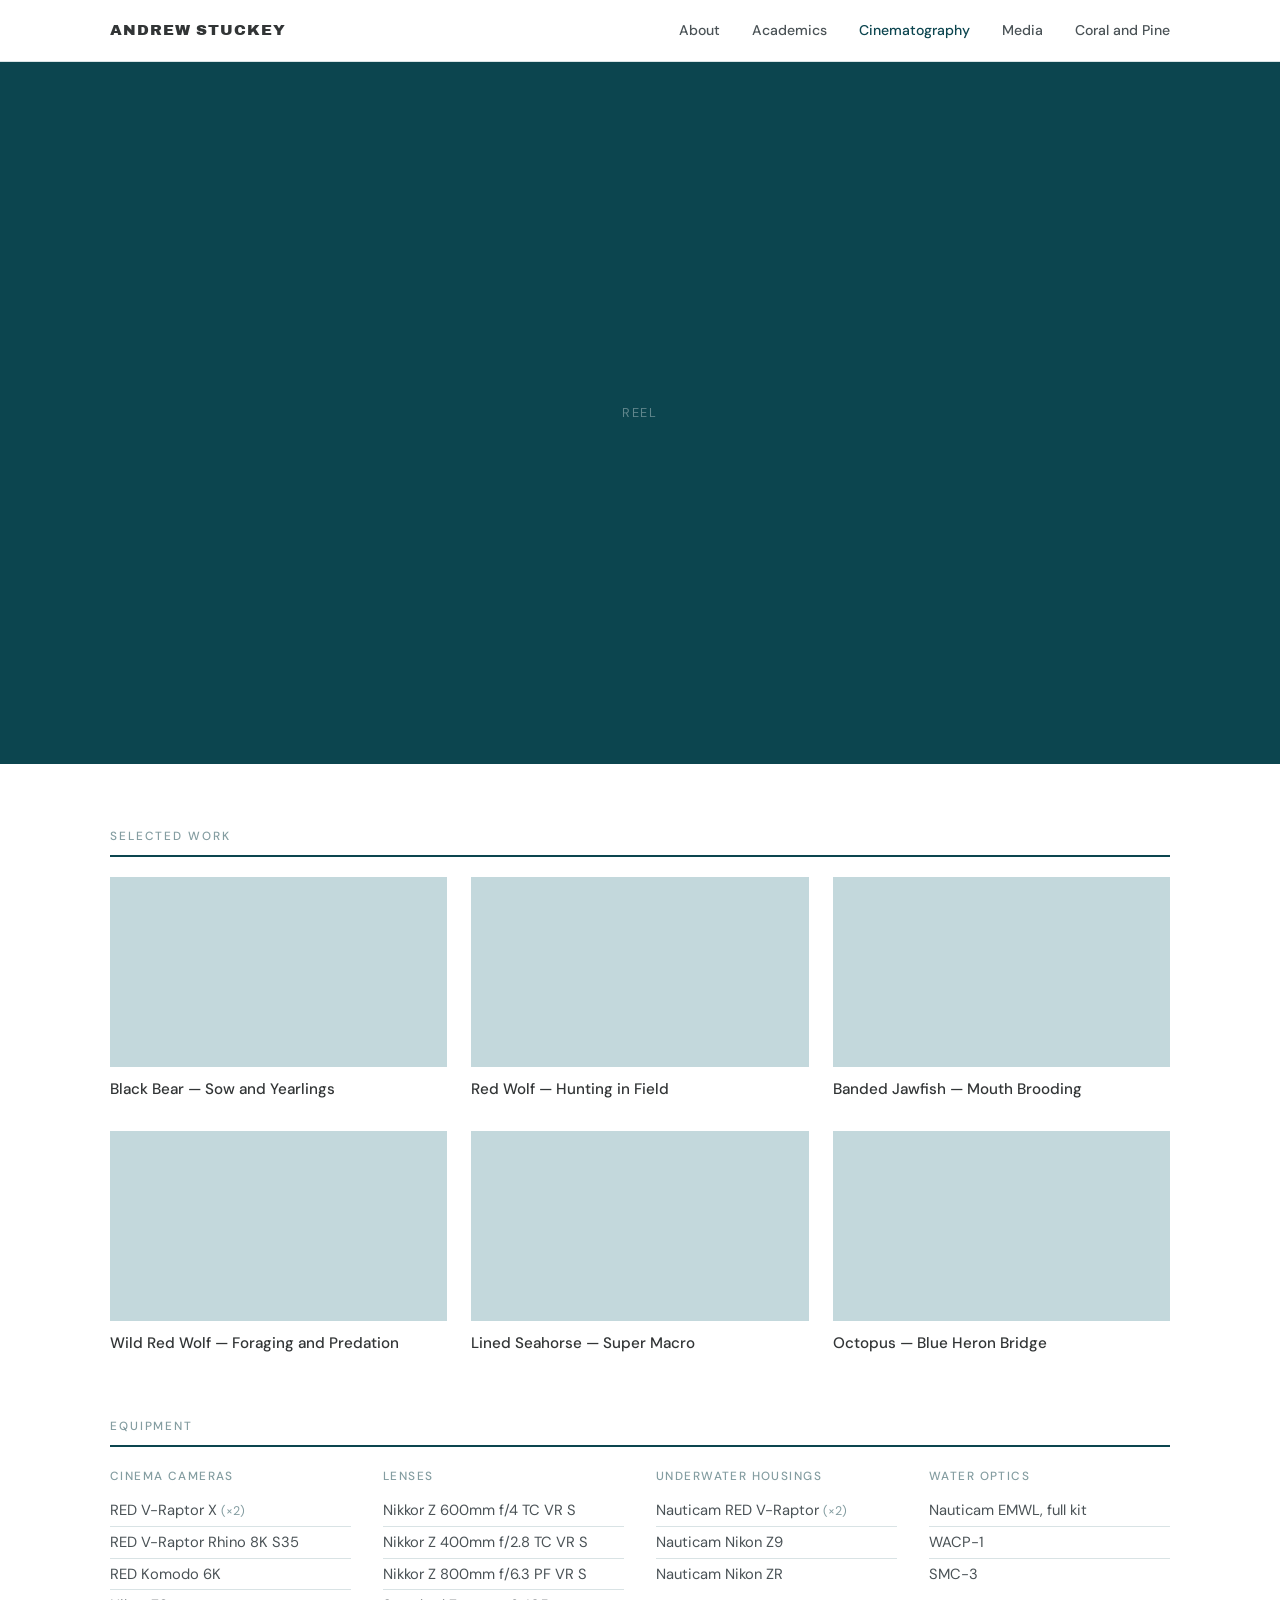
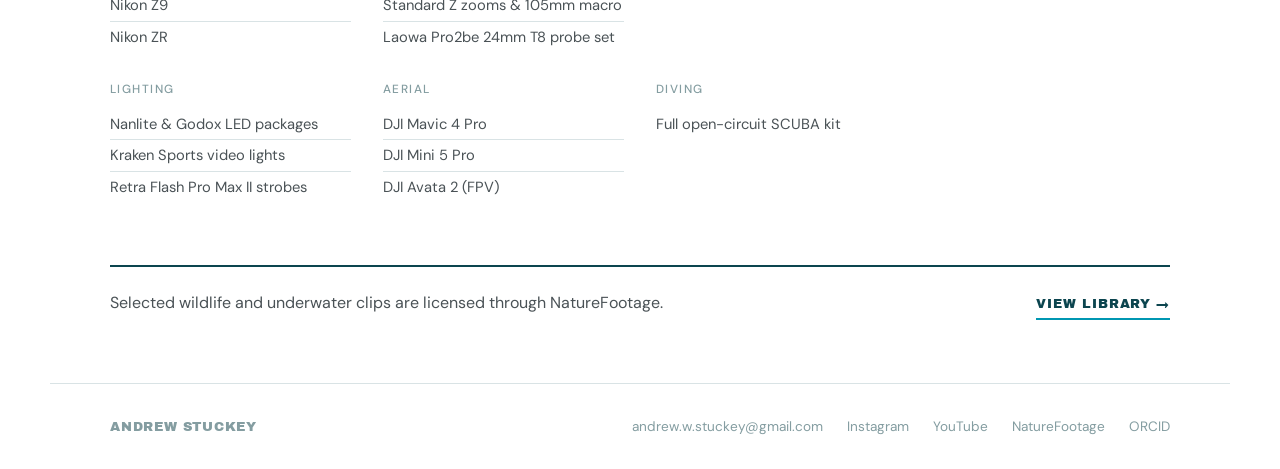
<file: cinematography.html>
<!DOCTYPE html>
<html lang="en">
<head>
  <meta charset="UTF-8">
  <meta name="viewport" content="width=device-width, initial-scale=1.0">
  <title>Cinematography — Andrew Stuckey</title>
  <meta name="description" content="Wildlife and underwater cinematography.">
  <link rel="preconnect" href="https://fonts.googleapis.com">
  <link rel="preconnect" href="https://fonts.gstatic.com" crossorigin>
  <link href="https://fonts.googleapis.com/css2?family=Archivo+Black&family=DM+Sans:ital,opsz,wght@0,9..40,300;0,9..40,400;0,9..40,500;1,9..40,400&display=swap" rel="stylesheet">
  <style>
    *, *::before, *::after { box-sizing: border-box; margin: 0; padding: 0; }

    :root {
      --teal:#0097B2; --teal-deep:#0C454F; --ice:#C3D8DC; --fog:#849DA1;
      --graphite:#323536; --rust:#732209; --white:#FFFFFF;
      --ink-soft:#4A5256; --rule:#D9E3E5;
      --ff-display:"Archivo Black",sans-serif;
      --ff-body:"DM Sans",system-ui,sans-serif;
      --pad: clamp(20px,5vw,60px);
      --maxw: 1180px;
      --maxw-text: 760px;
    }

    html { font-size:16px; -webkit-font-smoothing:antialiased; }
    body {
      background:var(--white); color:var(--graphite);
      font-family:var(--ff-body);
      font-size:clamp(1rem,1.2vw,1.1rem); line-height:1.55;
    }
    a { color:inherit; text-underline-offset:3px; }
    a:hover { color:var(--teal); }

    /* NAV */
    .site-header {
      position:sticky; top:0; z-index:50;
      background:rgba(255,255,255,0.94);
      backdrop-filter:blur(8px);
      border-bottom:1px solid var(--rule);
    }
    .nav {
      max-width:var(--maxw); margin:0 auto; padding:18px var(--pad);
      display:flex; align-items:center; justify-content:space-between;
    }
    .brand {
      font-family:var(--ff-display); font-size:0.95rem;
      text-transform:uppercase; letter-spacing:0.06em;
      color:var(--graphite); text-decoration:none;
    }
    .brand:hover { color:var(--teal-deep); }
    .nav-links { display:flex; gap:32px; list-style:none; }
    .nav-links a {
      font-size:0.88rem; font-weight:500;
      color:var(--ink-soft); text-decoration:none;
    }
    .nav-links a:hover { color:var(--graphite); }
    .nav-links a[aria-current="page"] { color:var(--teal-deep); }

    /* REEL HERO */
    .reel {
      background:var(--teal-deep);
      aspect-ratio: 16 / 9;
      width:100%;
      max-height: 78vh;
      display:flex; align-items:center; justify-content:center;
      position:relative; overflow:hidden;
    }
    .reel-note {
      color:rgba(255,255,255,0.35);
      font-size:0.8rem; letter-spacing:0.14em;
      text-transform:uppercase;
    }
    /* When the reel is ready, drop the iframe/video in here and delete .reel-note */

    /* SECTION LABEL */
    .section { max-width:var(--maxw); margin:0 auto; padding:0 var(--pad) clamp(40px,7vh,76px); }
    .section-first { padding-top: clamp(40px,7vh,76px); }
    .section-label {
      font-size:0.74rem; text-transform:uppercase; letter-spacing:0.16em;
      color:var(--fog); font-weight:500; margin-bottom:20px;
      padding-bottom:10px; border-bottom:2px solid var(--teal-deep);
    }

    /* FILM GRID */
    .film-grid {
      display:grid;
      grid-template-columns:repeat(3,1fr);
      gap:32px 24px;
    }
    .film-tile { display:block; text-decoration:none; }
    .film-frame {
      position:relative; aspect-ratio:16 / 9;
      overflow:hidden; background:var(--ice);
    }
    .film-img {
      position:absolute; inset:0;
      background-size:cover; background-position:center;
      transition:transform 0.5s ease;
    }
    .film-tile:hover .film-img { transform:scale(1.03); }
    .film-meta { padding-top:12px; }
    .film-title {
      color:var(--graphite); font-size:0.95rem;
      font-weight:500; line-height:1.35;
    }

    /* Hover preview layer — desktop pointer devices only */
    .film-preview {
      position:absolute; inset:0;
      border:0; opacity:0;
      pointer-events:none;          /* clicks pass through to the tile link */
      transition:opacity 0.35s ease;
      z-index:1;
    }
    .film-preview.is-ready { opacity:1; }
    
    /* Kill the zoom on hover when a preview is playing */
    .film-tile.is-previewing .film-img { transform:none; }

    /* EQUIPMENT */
    .kit {
      display:grid;
      grid-template-columns:repeat(4,1fr);
      gap:28px 32px;
    }
    .kit h3 {
      font-family:var(--ff-body);
      font-size:0.74rem; text-transform:uppercase; letter-spacing:0.12em;
      color:var(--fog); font-weight:500; margin-bottom:10px;
    }
    .kit ul { list-style:none; }
    .kit li {
      font-size:0.92rem; color:var(--ink-soft);
      padding:5px 0; border-bottom:1px solid var(--rule);
      line-height:1.4;
    }
    .kit li:last-child { border-bottom:0; }
    .qty { color:var(--fog); font-size:0.85em; }

    /* STOCK */
    .stock {
      max-width:var(--maxw); margin:0 auto;
      padding:0 var(--pad) clamp(40px,7vh,76px);
    }
    .stock-inner {
      border-top:2px solid var(--teal-deep);
      padding-top:24px;
      display:flex; justify-content:space-between;
      align-items:baseline; gap:24px; flex-wrap:wrap;
    }
    .stock-inner p { color:var(--ink-soft); max-width:52ch; }
    .stock-inner a {
      font-family:var(--ff-display); font-size:0.8rem;
      text-transform:uppercase; letter-spacing:0.07em;
      color:var(--teal-deep); text-decoration:none;
      border-bottom:2px solid var(--teal); padding-bottom:3px;
      white-space:nowrap;
    }
    .stock-inner a:hover { color:var(--teal); }

    /* FOOTER */
    .site-footer {
      border-top:1px solid var(--rule);
      padding:32px var(--pad);
      max-width:var(--maxw); margin:0 auto;
      display:flex; justify-content:space-between;
      align-items:center; flex-wrap:wrap; gap:16px;
    }
    .footer-name {
      font-family:var(--ff-display); font-size:0.82rem;
      text-transform:uppercase; letter-spacing:0.06em; color:var(--fog);
    }
    .footer-links { display:flex; gap:24px; flex-wrap:wrap; }
    .footer-links a { font-size:0.85rem; color:var(--fog); text-decoration:none; }
    .footer-links a:hover { color:var(--graphite); }

    @media (max-width:900px) {
      .kit { grid-template-columns:repeat(2,1fr); }
      .film-grid { grid-template-columns:repeat(2,1fr); }
    }
    @media (max-width:600px) {
      .nav-links { display:none; }
      .film-grid { grid-template-columns:1fr; }
      .kit { grid-template-columns:1fr; }
      .site-footer { flex-direction:column; align-items:flex-start; }
    }
  </style>
</head>
<body>

  <header class="site-header">
    <nav class="nav" aria-label="Primary">
      <a href="/" class="brand">Andrew Stuckey</a>
      <ul class="nav-links">
        <li><a href="/about">About</a></li>
        <li><a href="/academics">Academics</a></li>
        <li><a href="/cinematography" aria-current="page">Cinematography</a></li>
        <li><a href="/media">Media</a></li>
        <li><a href="https://coralandpine.com">Coral and Pine</a></li>
      </ul>
    </nav>
  </header>

  <main>

    <!-- ===== REEL ===== -->
    <section class="reel" aria-label="Reel">
      <span class="reel-note">Reel</span>
    </section>

    <!-- ===== SELECTED WORK ===== -->
    <section class="section section-first">
      <p class="section-label">Selected work</p>
      <div class="film-grid">

        <a href="https://vimeo.com/1129337192" target="_blank" rel="noopener" class="film-tile" data-preview="vimeo" data-preview-id="1129337192">
          <div class="film-frame">
            <div class="film-img" role="img" aria-label="Black bear sow standing alert in an open field"
               style="background-image:url('https://i.vimeocdn.com/video/2072688639-1cd2c5feb40c05dfbb593dd3e65bc10b0393fb183d8b34ade4b22eaba81af55c-d_800x450?region=us')"></div>
          </div>
          <div class="film-meta">
            <p class="film-title">Black Bear — Sow and Yearlings</p>
          </div>
        </a>

        <a href="https://vimeo.com/1129329761" target="_blank" rel="noopener" class="film-tile" data-preview="vimeo" data-preview-id="1129329761">
          <div class="film-frame">
            <div class="film-img" role="img" aria-label="Red wolf hunting in an open meadow"
               style="background-image:url('https://i.vimeocdn.com/video/2072693229-089e53390b07a50eafb2f822009aa02af3cb943537e76f099b2b8d63908573c5-d_800x450?region=us')"></div>
          </div>
          <div class="film-meta">
            <p class="film-title">Red Wolf — Hunting in Field</p>
          </div>
        </a>

        <a href="https://vimeo.com/1129696231" target="_blank" rel="noopener" class="film-tile" data-preview="vimeo" data-preview-id="1129696231">
          <div class="film-frame">
            <div class="film-img" role="img" aria-label="Male banded jawfish mouth-brooding eggs at its burrow"
               style="background-image:url('https://i.vimeocdn.com/video/2073157593-050f1e6a230303ff01e955e25eccec3262b2384c194ec6dda62e879605d6f5f0-d_800x450?region=us')"></div>
          </div>
          <div class="film-meta">
            <p class="film-title">Banded Jawfish — Mouth Brooding</p>
          </div>
        </a>

        <a href="https://www.youtube.com/watch?v=Q_3gMbPUsVY" target="_blank" rel="noopener"
           class="film-tile" data-youtube-tile data-youtube-id="Q_3gMbPUsVY" data-preview="youtube" data-preview-id="Q_3gMbPUsVY">
          <div class="film-frame">
            <div class="film-img" role="img" aria-label="Wild red wolf foraging and catching prey"
               style="background-image:url('https://i.ytimg.com/vi/Q_3gMbPUsVY/maxresdefault.jpg')"></div>
          </div>
          <div class="film-meta">
            <p class="film-title">Wild Red Wolf — Foraging and Predation</p>
          </div>
        </a>

        <a href="https://vimeo.com/1190949484" target="_blank" rel="noopener" class="film-tile" data-preview="vimeo" data-preview-id="1190949484">
          <div class="film-frame">
            <div class="film-img" role="img" aria-label="Super-macro detail of a lined seahorse, underwater"
               style="background-image:url('https://i.vimeocdn.com/video/2155843077-a51ef3ed5c1eadcf2179f3443f5bfe35d760b9ca31bc71c15bf1dcffb1450634-d_800x450?region=us')"></div>
          </div>
          <div class="film-meta">
            <p class="film-title">Lined Seahorse — Super Macro</p>
          </div>
        </a>

        <a href="https://www.youtube.com/watch?v=ZwtxXZlKIXQ" target="_blank" rel="noopener"
           class="film-tile" data-youtube-tile data-youtube-id="ZwtxXZlKIXQ" data-preview="youtube" data-preview-id="ZwtxXZlKIXQ">
          <div class="film-frame">
            <div class="film-img" role="img" aria-label="Octopus behavior at Blue Heron Bridge"
               style="background-image:url('https://i.ytimg.com/vi/ZwtxXZlKIXQ/maxresdefault.jpg')"></div>
          </div>
          <div class="film-meta">
            <p class="film-title">Octopus — Blue Heron Bridge</p>
          </div>
        </a>

      </div>
    </section>

    <!-- ===== EQUIPMENT ===== -->
    <section class="section">
      <p class="section-label">Equipment</p>
      <div class="kit">
        <div>
          <h3>Cinema Cameras</h3>
          <ul>
            <li>RED V-Raptor X <span class="qty">(×2)</span></li>
            <li>RED V-Raptor Rhino 8K S35</li>
            <li>RED Komodo 6K</li>
            <li>Nikon Z9</li>
            <li>Nikon ZR</li>
          </ul>
        </div>
        <div>
          <h3>Lenses</h3>
          <ul>
            <li>Nikkor Z 600mm f/4 TC VR S</li>
            <li>Nikkor Z 400mm f/2.8 TC VR S</li>
            <li>Nikkor Z 800mm f/6.3 PF VR S</li>
            <li>Standard Z zooms &amp; 105mm macro</li>
            <li>Laowa Pro2be 24mm T8 probe set</li>
          </ul>
        </div>
        <div>
          <h3>Underwater Housings</h3>
          <ul>
            <li>Nauticam RED V-Raptor <span class="qty">(×2)</span></li>
            <li>Nauticam Nikon Z9</li>
            <li>Nauticam Nikon ZR</li>
          </ul>
        </div>
        <div>
          <h3>Water Optics</h3>
          <ul>
            <li>Nauticam EMWL, full kit</li>
            <li>WACP-1</li>
            <li>SMC-3</li>
          </ul>
        </div>
        <div>
          <h3>Lighting</h3>
          <ul>
            <li>Nanlite &amp; Godox LED packages</li>
            <li>Kraken Sports video lights</li>
            <li>Retra Flash Pro Max II strobes</li>
          </ul>
        </div>
        <div>
          <h3>Aerial</h3>
          <ul>
            <li>DJI Mavic 4 Pro</li>
            <li>DJI Mini 5 Pro</li>
            <li>DJI Avata 2 (FPV)</li>
          </ul>
        </div>
        <div>
          <h3>Diving</h3>
          <ul>
            <li>Full open-circuit SCUBA kit</li>
          </ul>
        </div>
      </div>
    </section>

    <!-- ===== STOCK ===== -->
    <section class="stock">
      <div class="stock-inner">
        <p>Selected wildlife and underwater clips are licensed through NatureFootage.</p>
        <a href="https://www.naturefootage.com/contributor/profile/astucke1/andrew-stuckey-andrew-stuckey-media-llc" rel="noopener">View library →</a>
      </div>
    </section>

  </main>

  <footer class="site-footer">
    <span class="footer-name">Andrew Stuckey</span>
    <div class="footer-links">
      <a href="mailto:andrew.w.stuckey@gmail.com">andrew.w.stuckey@gmail.com</a>
      <a href="https://www.instagram.com/drew_stuckey_/" rel="noopener">Instagram</a>
      <a href="https://www.youtube.com/@andrew_stuckey" rel="noopener">YouTube</a>
      <a href="https://www.naturefootage.com/contributor/profile/astucke1/andrew-stuckey-andrew-stuckey-media-llc" rel="noopener">NatureFootage</a>
      <a href="https://orcid.org/0009-0002-7834-4439" rel="noopener">ORCID</a>
    </div>
  </footer>

  <script src="js/main.js?v=20260814"></script>
  <script>
  /* ---------------------------------------------------------------
     Hover-to-play previews.
     Desktop pointer devices only — touch devices keep the static
     thumbnail, so mobile never loads six players at once.
     --------------------------------------------------------------- */
  (function () {
    var canHover = window.matchMedia('(hover: hover) and (pointer: fine)');
    if (!canHover.matches) return;

    var HOLD = 220; // ms cursor must rest before we load anything

    document.querySelectorAll('.film-tile[data-preview]').forEach(function (tile) {
      var timer = null;
      var frame = null;

      function src() {
        var id = tile.dataset.previewId;
        if (tile.dataset.preview === 'vimeo') {
          return 'https://player.vimeo.com/video/' + id +
                 '?background=1&autoplay=1&loop=1&muted=1';
        }
        return 'https://www.youtube.com/embed/' + id +
               '?autoplay=1&mute=1&controls=0&loop=1&playsinline=1' +
               '&modestbranding=1&rel=0&playlist=' + id;
      }

      function start() {
        if (frame) return;
        frame = document.createElement('iframe');
        frame.className = 'film-preview';
        frame.setAttribute('tabindex', '-1');
        frame.setAttribute('aria-hidden', 'true');
        frame.setAttribute('allow', 'autoplay');
        frame.src = src();
        frame.addEventListener('load', function () {
          frame.classList.add('is-ready');
          tile.classList.add('is-previewing');
        });
        (tile.querySelector('.film-frame') || tile).appendChild(frame);
      }

      function stop() {
        clearTimeout(timer);
        tile.classList.remove('is-previewing');
        if (frame) { frame.remove(); frame = null; }
      }

      tile.addEventListener('mouseenter', function () {
        timer = setTimeout(start, HOLD);
      });
      tile.addEventListener('mouseleave', stop);
      tile.addEventListener('focusout', stop);
    });
  })();
  </script>
</body>
</html>
</file>
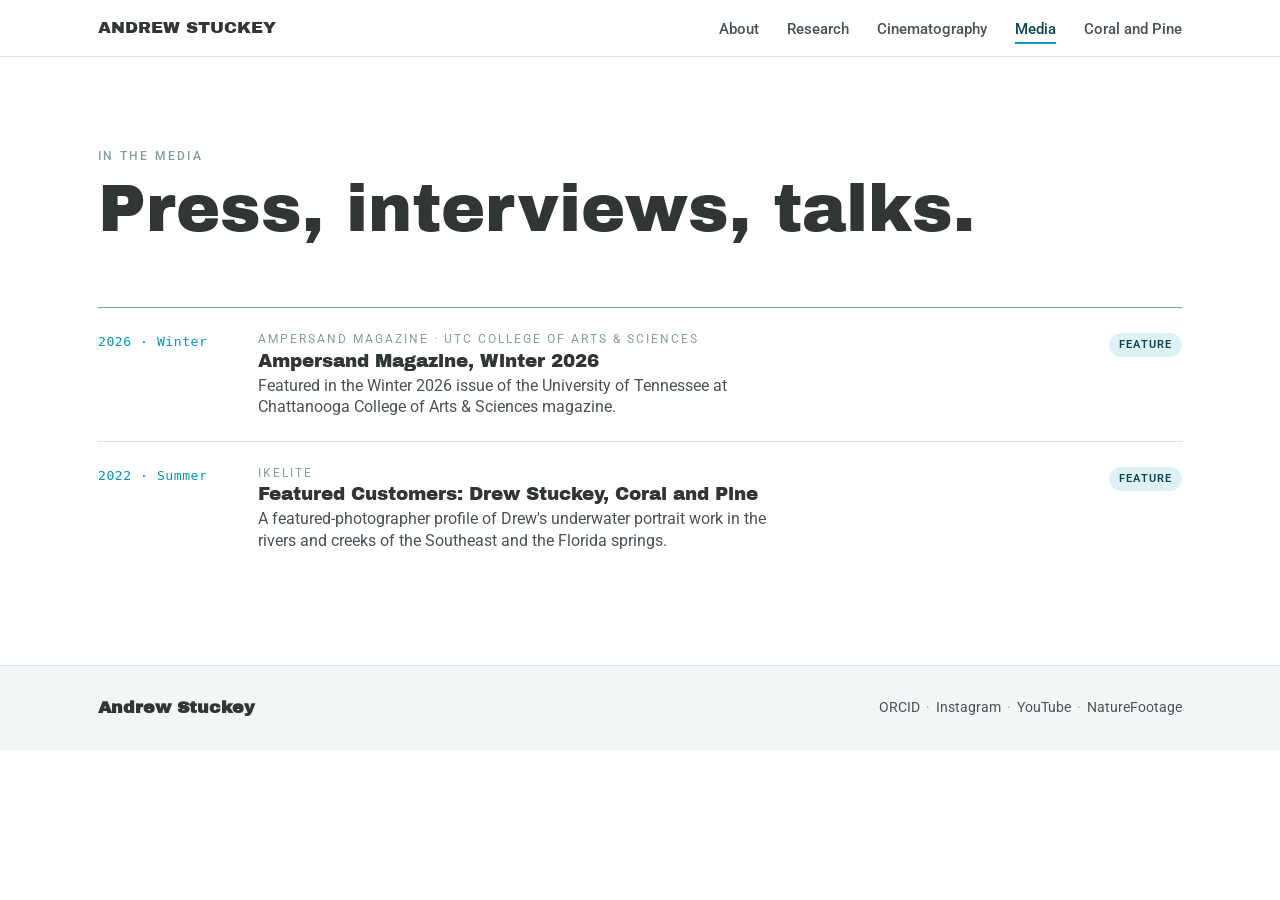
<file: media.html>
<!DOCTYPE html>
<html lang="en">
<head>
  <meta charset="UTF-8">
  <meta name="viewport" content="width=device-width, initial-scale=1.0">
  <title>Media — Andrew Stuckey</title>
  <meta name="description" content="Press, interviews, features, and talks involving Andrew Stuckey.">
  <link rel="preconnect" href="https://fonts.googleapis.com">
  <link rel="preconnect" href="https://fonts.gstatic.com" crossorigin>
  <link href="https://fonts.googleapis.com/css2?family=Archivo+Black&family=Roboto:wght@300;400;500;700&display=swap" rel="stylesheet">
  <link rel="stylesheet" href="css/style.css?v=20260814">
</head>
<body class="page-media">
  <header class="site-header">
    <nav class="nav" aria-label="Primary">
      <a href="/" class="brand">Andrew Stuckey</a>
      <button class="nav-toggle" aria-expanded="false" aria-controls="nav-links" aria-label="Toggle navigation">
        <span></span><span></span><span></span>
      </button>
      <ul class="nav-links" id="nav-links">
        <li><a href="/about">About</a></li>
        <li><a href="/research">Research</a></li>
        <li><a href="/cinematography">Cinematography</a></li>
        <li><a href="/media" aria-current="page">Media</a></li>
        <li><a href="https://coralandpine.com">Coral and Pine</a></li>
      </ul>
    </nav>
  </header>

  <main>
    <section class="page-header container">
      <p class="eyebrow">In the Media</p>
      <h1>Press, interviews, talks.</h1>
    </section>

    <section class="container">
      <ol class="media-list">
        <li class="media-item">
          <div class="media-date">2026 &middot; Winter</div>
          <div class="media-body">
            <p class="media-outlet">Ampersand Magazine &middot; UTC College of Arts &amp; Sciences</p>
            <h3><a href="https://issuu.com/utchattanooga/docs/utc_college_of_arts_sciences_ampersand_magaz/44" target="_blank" rel="noopener">Ampersand Magazine, Winter 2026</a></h3>
            <p class="media-desc">Featured in the Winter 2026 issue of the University of Tennessee at Chattanooga College of Arts &amp; Sciences magazine.</p>
          </div>
          <div class="media-type"><span class="badge badge-feature">Feature</span></div>
        </li>

        <li class="media-item">
          <div class="media-date">2022 &middot; Summer</div>
          <div class="media-body">
            <p class="media-outlet">Ikelite</p>
            <h3><a href="https://www.ikelite.com/blogs/customer-photos/featured-customers-drew-stuckey-coral-and-pine" target="_blank" rel="noopener">Featured Customers: Drew Stuckey, Coral and Pine</a></h3>
            <p class="media-desc">A featured-photographer profile of Drew's underwater portrait work in the rivers and creeks of the Southeast and the Florida springs.</p>
          </div>
          <div class="media-type"><span class="badge badge-feature">Feature</span></div>
        </li>
      </ol>
    </section>
  </main>

  <footer class="site-footer">
    <div class="container footer-inner">
      <p class="footer-name">Andrew Stuckey</p>
      <p class="footer-meta">
        <a href="https://orcid.org/0009-0002-7834-4439" rel="noopener">ORCID</a>
        <span class="dot">&middot;</span>
        <a href="https://www.instagram.com/drew_stuckey_/" rel="noopener">Instagram</a>
        <span class="dot">&middot;</span>
        <a href="https://www.youtube.com/@andrew_stuckey" rel="noopener">YouTube</a>
        <span class="dot">&middot;</span>
        <a href="https://www.naturefootage.com/contributor/profile/astucke1/andrew-stuckey-andrew-stuckey-media-llc" rel="noopener">NatureFootage</a>
      </p>
    </div>
  </footer>

  <script src="js/main.js?v=20260814"></script>
</body>
</html>
</file>
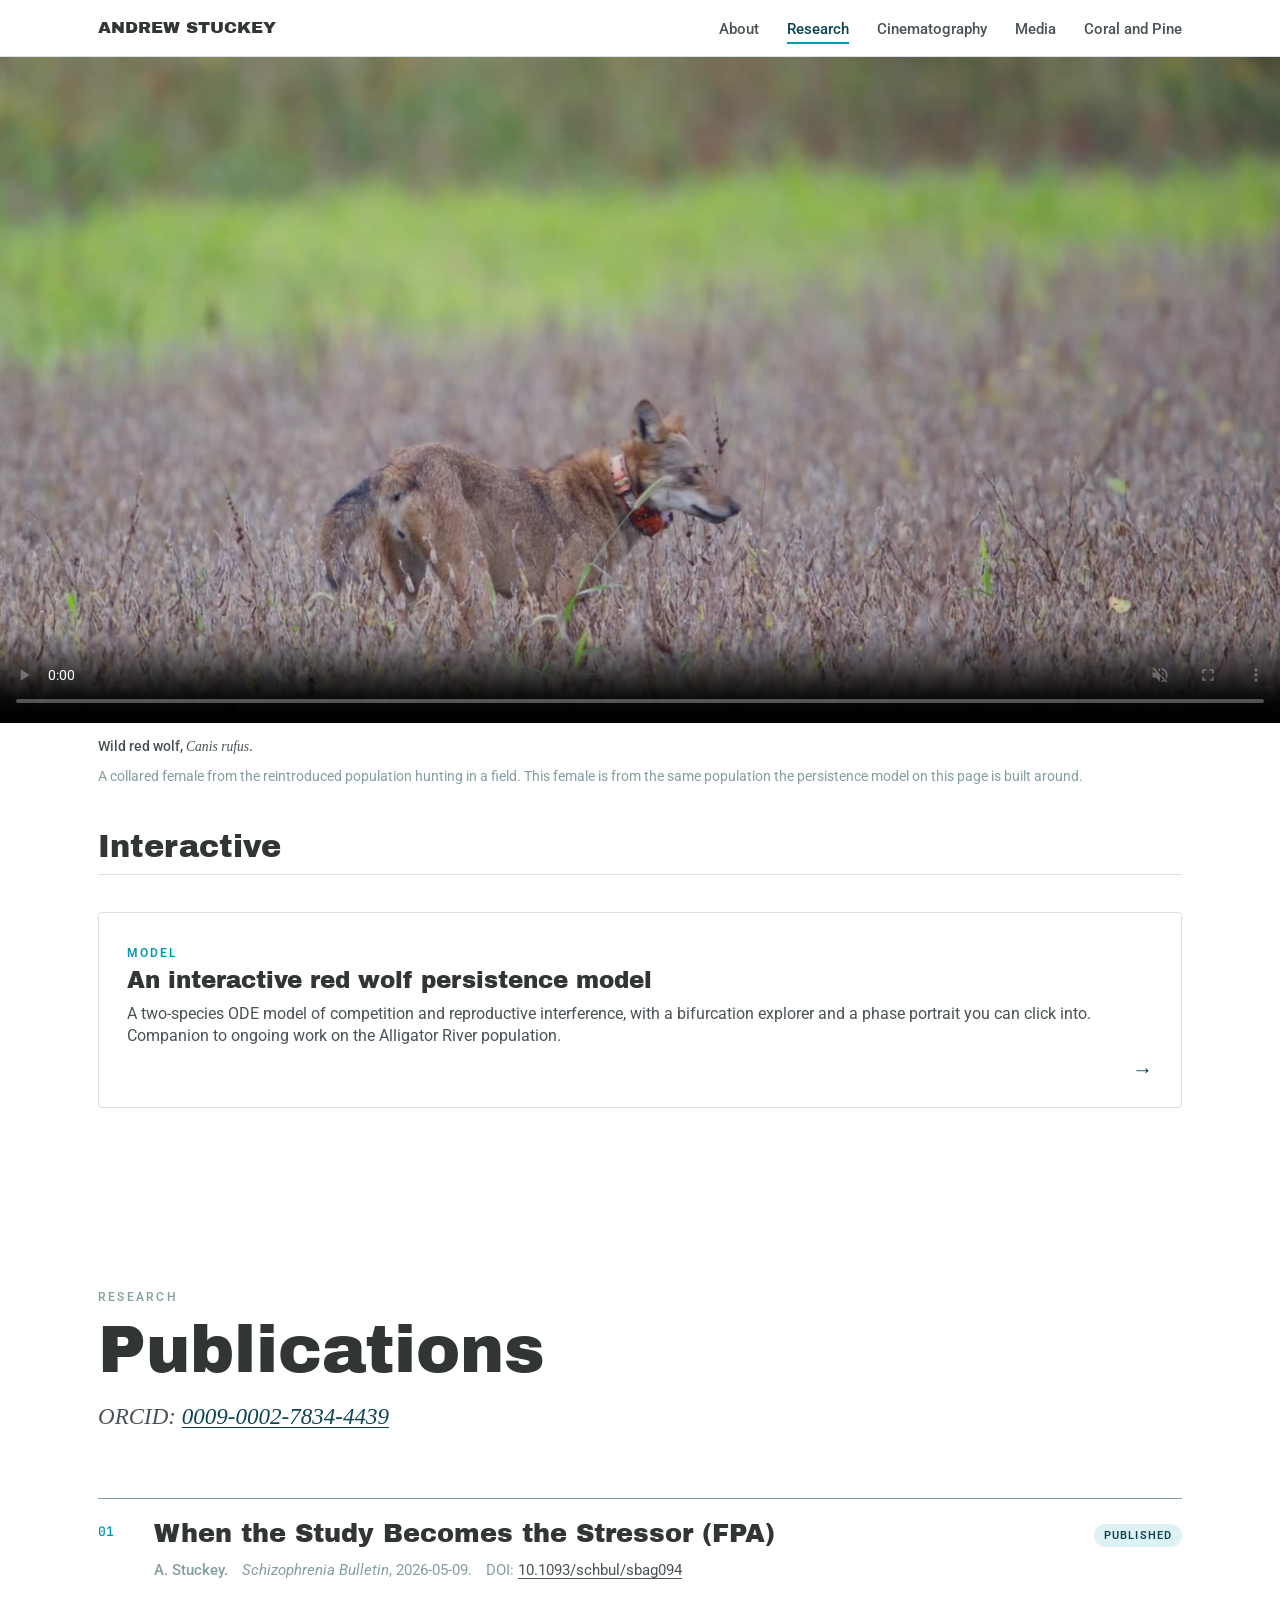
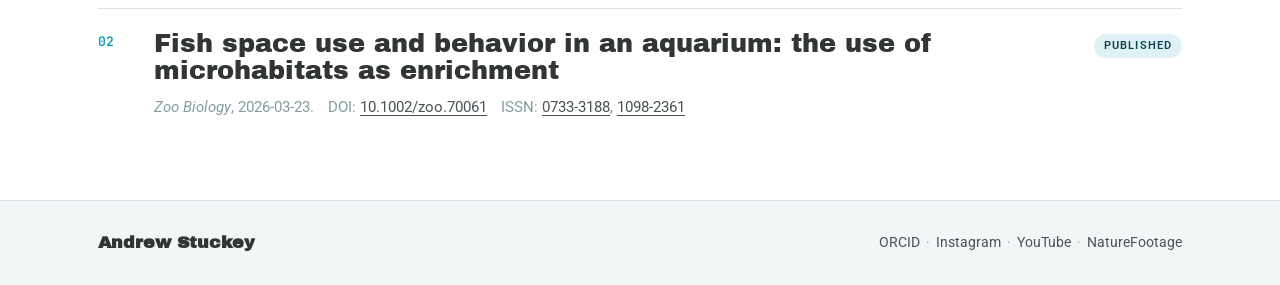
<file: research.html>
<!DOCTYPE html>
<html lang="en">
<head>
  <meta charset="UTF-8">
  <meta name="viewport" content="width=device-width, initial-scale=1.0">
  <title>Research — Andrew Stuckey</title>
  <meta name="description" content="Publications and research by Andrew Stuckey.">
  <link rel="preconnect" href="https://fonts.googleapis.com">
  <link rel="preconnect" href="https://fonts.gstatic.com" crossorigin>
  <link href="https://fonts.googleapis.com/css2?family=Archivo+Black&family=Roboto:wght@300;400;500;700&family=JetBrains+Mono:wght@400;500&display=swap" rel="stylesheet">
  <link rel="stylesheet" href="css/style.css?v=20260814">
</head>
<body class="page-research">
  <header class="site-header">
    <nav class="nav" aria-label="Primary">
      <a href="/" class="brand">Andrew Stuckey</a>
      <button class="nav-toggle" aria-expanded="false" aria-controls="nav-links" aria-label="Toggle navigation">
        <span></span><span></span><span></span>
      </button>
      <ul class="nav-links" id="nav-links">
        <li><a href="/about">About</a></li>
        <li><a href="/research" aria-current="page">Research</a></li>
        <li><a href="/cinematography">Cinematography</a></li>
        <li><a href="/media">Media</a></li>
        <li><a href="https://coralandpine.com">Coral and Pine</a></li>
      </ul>
    </nav>
  </header>

  <main>
    <figure class="field-clip field-clip--hero">
      <div class="field-clip-frame">
        <video id="clip-redwolf"
          data-field-clip
          data-src="media/redwolf-web.mp4"
          data-src-mobile="media/redwolf-mobile.mp4"
          poster="media/redwolf-poster.jpg"
          autoplay muted loop playsinline preload="auto"
          aria-label="A collared wild red wolf hunts through a harvested soybean field, catches prey, and moves off toward the treeline."></video>
      </div>
      <script>
        /* Inline on purpose — see the note on the About page clip. */
        (function () {
          var v = document.getElementById('clip-redwolf');
          if (!v) return;
          if (window.matchMedia('(prefers-reduced-motion: reduce)').matches) {
            v.src = v.dataset.src; v.removeAttribute('autoplay');
            v.setAttribute('controls', ''); return;
          }
          v.src = window.matchMedia('(max-width: 800px)').matches
            ? v.dataset.srcMobile : v.dataset.src;
          var p = v.play();
          if (p && p.catch) p.catch(function () { v.setAttribute('controls', ''); });
        })();
      </script>
      <figcaption>
        <strong>Wild red wolf, <em>Canis rufus</em>.</strong>
        <span>A collared female from the reintroduced population hunting in a
        field. This female is from the same population the persistence model on this page is
        built around.</span>
      </figcaption>
    </figure>

    <section class="related-work container">
      <h2 class="section-title">Interactive</h2>
      <a class="feature-card feature-card-wide" href="/red-wolf-model">
        <span class="feature-tag">Model</span>
        <h3>An interactive red wolf persistence model</h3>
        <p>
          A two-species ODE model of competition and reproductive interference, with a bifurcation
          explorer and a phase portrait you can click into. Companion to ongoing work on the
          Alligator River population.
        </p>
        <span class="feature-arrow" aria-hidden="true">&rarr;</span>
      </a>
    </section>

    <section class="page-header container">
      <p class="eyebrow">Research</p>
      <h1>Publications</h1>
      <p class="page-lede">
        ORCID: <a href="https://orcid.org/0009-0002-7834-4439" rel="noopener">0009-0002-7834-4439</a>
      </p>
    </section>

    <section class="publications container">
      <ol class="pub-list" reversed>

        <li class="pub">
          <div class="pub-status"><span class="badge badge-published">Published</span></div>
          <h3 class="pub-title">
            <a href="https://doi.org/10.1093/schbul/sbag094" rel="noopener">
              When the Study Becomes the Stressor (FPA)
            </a>
          </h3>
          <p class="pub-meta">
            <span class="pub-authors">A. Stuckey.</span>
            <span class="pub-venue"><em>Schizophrenia Bulletin</em>, 2026-05-09.</span>
            <span class="pub-doi">DOI: <a href="https://doi.org/10.1093/schbul/sbag094" rel="noopener">10.1093/schbul/sbag094</a></span>
          </p>
        </li>

        <li class="pub">
          <div class="pub-status"><span class="badge badge-published">Published</span></div>
          <h3 class="pub-title">
            <a href="https://doi.org/10.1002/zoo.70061" rel="noopener">
              Fish space use and behavior in an aquarium: the use of microhabitats as enrichment
            </a>
          </h3>
          <p class="pub-meta">
            <span class="pub-venue"><em>Zoo Biology</em>, 2026-03-23.</span>
            <span class="pub-doi">DOI: <a href="https://doi.org/10.1002/zoo.70061" rel="noopener">10.1002/zoo.70061</a></span>
            <span class="pub-issn">ISSN: <a href="https://portal.issn.org/resource/ISSN/0733-3188" rel="noopener">0733-3188</a>, <a href="https://portal.issn.org/resource/ISSN/1098-2361" rel="noopener">1098-2361</a></span>
          </p>
        </li>

      </ol>
    </section>

  </main>

  <footer class="site-footer">
    <div class="container footer-inner">
      <p class="footer-name">Andrew Stuckey</p>
      <p class="footer-meta">
        <a href="https://orcid.org/0009-0002-7834-4439" rel="noopener">ORCID</a>
        <span class="dot">&middot;</span>
        <a href="https://www.instagram.com/drew_stuckey_/" rel="noopener">Instagram</a>
        <span class="dot">&middot;</span>
        <a href="https://www.youtube.com/@andrew_stuckey" rel="noopener">YouTube</a>
        <span class="dot">&middot;</span>
        <a href="https://www.naturefootage.com/contributor/profile/astucke1/andrew-stuckey-andrew-stuckey-media-llc" rel="noopener">NatureFootage</a>
      </p>
    </div>
  </footer>

  <script src="js/main.js?v=20260814"></script>
</body>
</html>
</file>
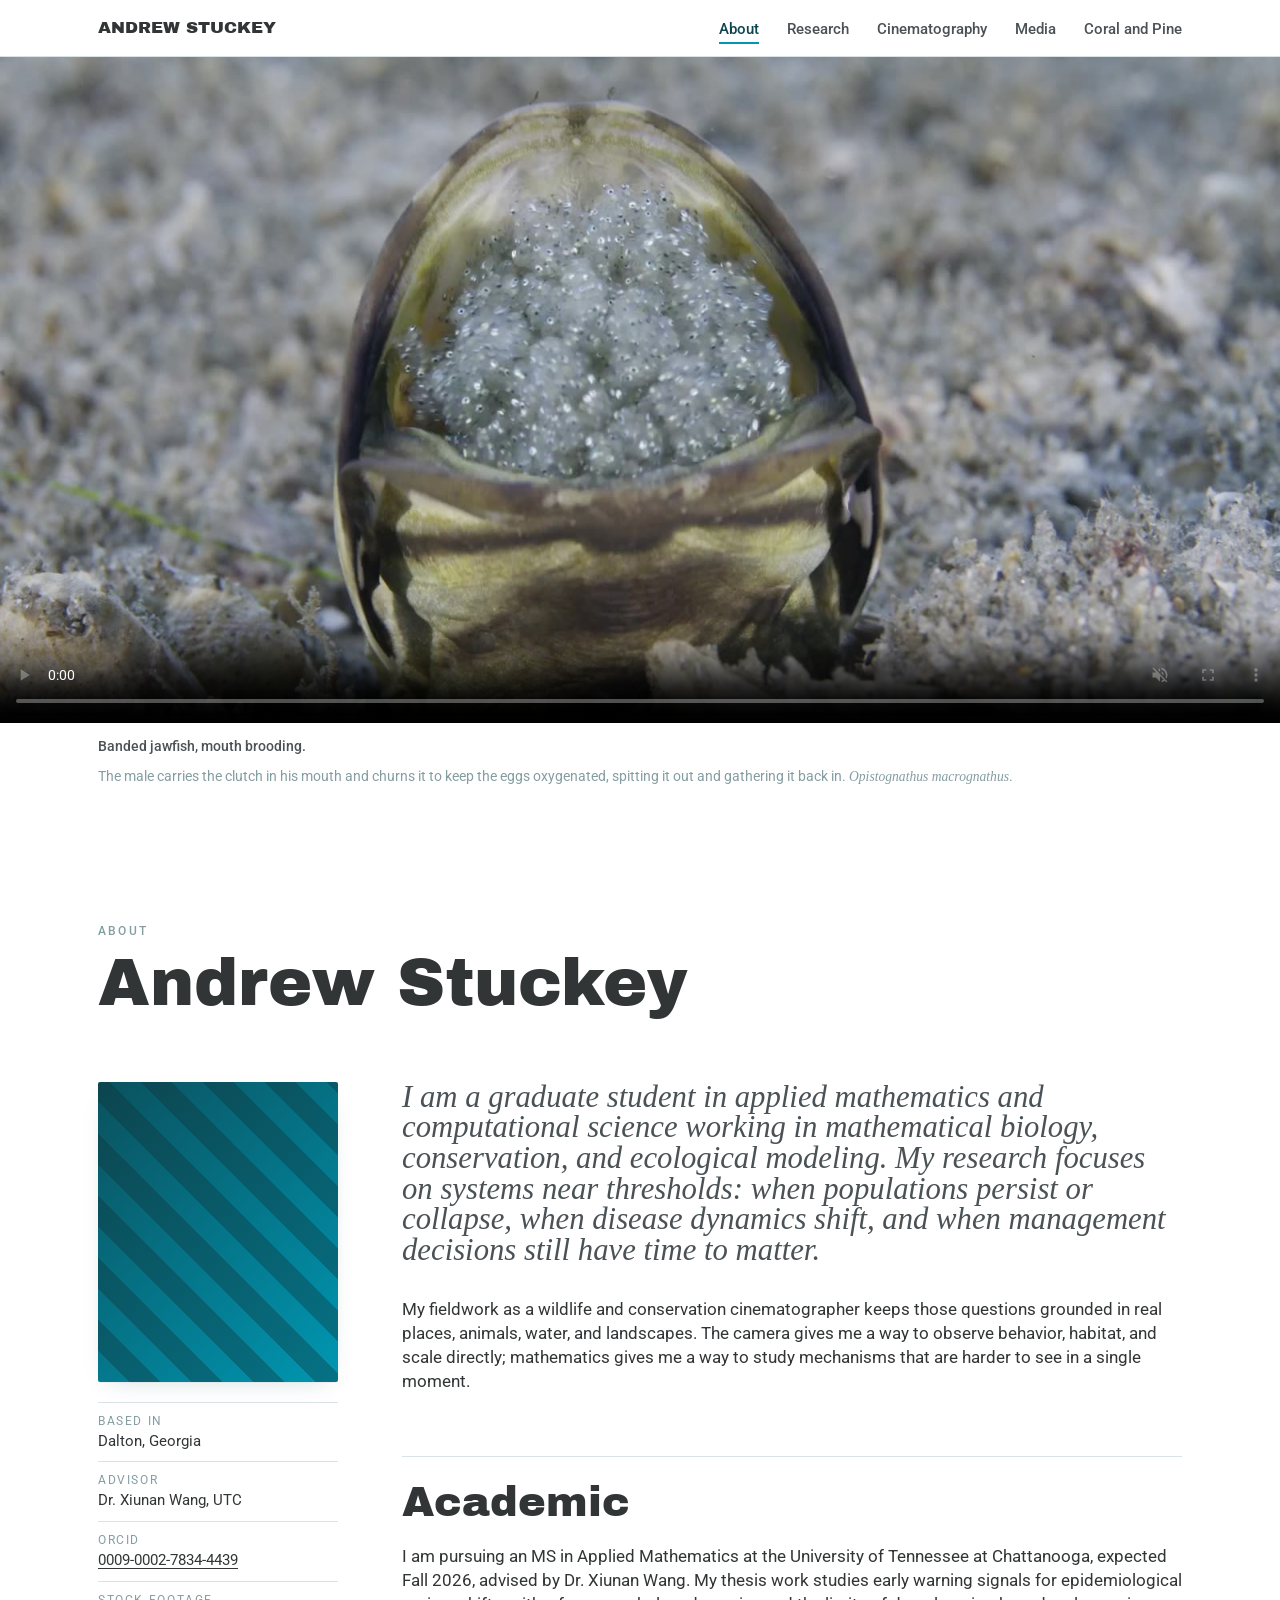
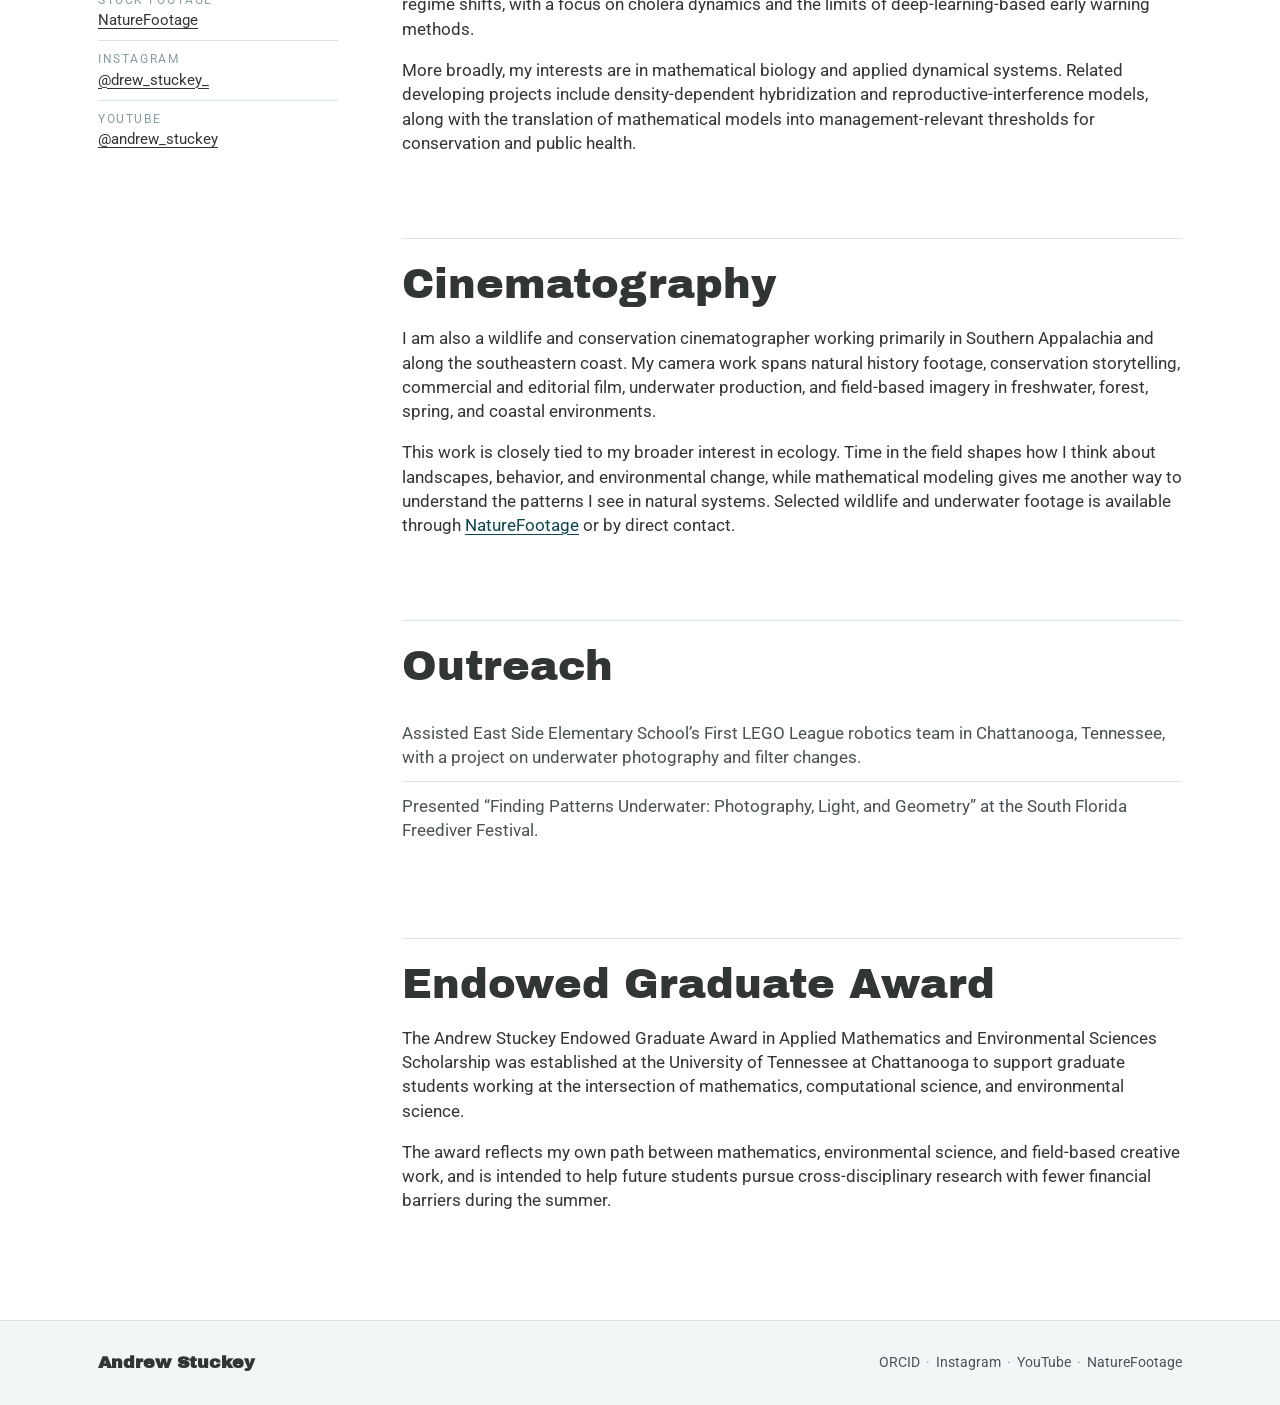
<file: hub/about.html>
<!DOCTYPE html>
<html lang="en">
<head>
  <meta charset="UTF-8">
  <meta name="viewport" content="width=device-width, initial-scale=1.0">
  <title>About — Andrew Stuckey</title>
  <meta name="description" content="Biography of Andrew Stuckey: applied mathematician, wildlife and underwater cinematographer.">
  <link rel="preconnect" href="https://fonts.googleapis.com">
  <link rel="preconnect" href="https://fonts.gstatic.com" crossorigin>
  <link href="https://fonts.googleapis.com/css2?family=Archivo+Black&family=Roboto:wght@300;400;500;700&display=swap" rel="stylesheet">
  <link rel="stylesheet" href="css/style.css">
</head>
<body class="page-about">
  <header class="site-header">
    <nav class="nav" aria-label="Primary">
      <a href="/" class="brand">Andrew Stuckey</a>
      <button class="nav-toggle" aria-expanded="false" aria-controls="nav-links" aria-label="Toggle navigation">
        <span></span><span></span><span></span>
      </button>
      <ul class="nav-links" id="nav-links">
        <li><a href="/about" aria-current="page">About</a></li>
        <li><a href="/research">Research</a></li>
        <li><a href="/cinematography">Cinematography</a></li>
        <li><a href="/media">Media</a></li>
        <li><a href="https://coralandpine.com">Coral and Pine</a></li>
      </ul>
    </nav>
  </header>

  <main>
    <figure class="field-clip field-clip--hero">
      <div class="field-clip-frame">
        <video
          data-field-clip
          data-src="media/jawfish-web.mp4"
          data-src-mobile="media/jawfish-mobile.mp4"
          poster="media/jawfish-poster.jpg"
          muted loop playsinline preload="metadata"
          aria-label="A male banded jawfish tumbles a mouthful of eggs at the entrance to its burrow."></video>
      </div>
      <figcaption>
        <strong>Banded jawfish, mouth brooding.</strong>
        <span>The male carries the clutch in his mouth and churns it to keep the eggs
        oxygenated, spitting it out and gathering it back in. <em>Opistognathus macrognathus</em>.</span>
      </figcaption>
    </figure>

    <section class="page-header container">
      <p class="eyebrow">About</p>
      <h1>Andrew Stuckey</h1>
    </section>

    <section class="about-grid container">
      <aside class="about-side">
        <div class="headshot" role="img" aria-label="Portrait placeholder for Andrew Stuckey"></div>
        <dl class="quick-facts">
          <div><dt>Based in</dt><dd>Dalton, Georgia</dd></div>
          <div><dt>Advisor</dt><dd>Dr. Xiunan Wang, UTC</dd></div>
          <div><dt>ORCID</dt><dd><a href="https://orcid.org/0009-0002-7834-4439" rel="noopener">0009-0002-7834-4439</a></dd></div>
          <div><dt>Stock footage</dt><dd><a href="https://www.naturefootage.com/contributor/profile/astucke1/andrew-stuckey-andrew-stuckey-media-llc" rel="noopener">NatureFootage</a></dd></div>
          <div><dt>Instagram</dt><dd><a href="https://www.instagram.com/drew_stuckey_/" rel="noopener">@drew_stuckey_</a></dd></div>
          <div><dt>YouTube</dt><dd><a href="https://www.youtube.com/@andrew_stuckey" rel="noopener">@andrew_stuckey</a></dd></div>
        </dl>
      </aside>

      <article class="about-body">
        <p class="lede">
          I am a graduate student in applied mathematics and computational science working in
          mathematical biology, conservation, and ecological modeling. My research focuses on
          systems near thresholds: when populations persist or collapse, when disease dynamics
          shift, and when management decisions still have time to matter.
        </p>
        <p>
          My fieldwork as a wildlife and conservation cinematographer keeps those questions
          grounded in real places, animals, water, and landscapes. The camera gives me a way to
          observe behavior, habitat, and scale directly; mathematics gives me a way to study
          mechanisms that are harder to see in a single moment.
        </p>

        <h2>Academic</h2>
        <p>
          I am pursuing an MS in Applied Mathematics at the University of Tennessee at Chattanooga,
          expected Fall 2026, advised by Dr. Xiunan Wang. My thesis work studies early warning
          signals for epidemiological regime shifts, with a focus on cholera dynamics and the
          limits of deep-learning-based early warning methods.
        </p>
        <p>
          More broadly, my interests are in mathematical biology and applied dynamical systems.
          Related developing projects include density-dependent hybridization and
          reproductive-interference models, along with the translation of mathematical models into
          management-relevant thresholds for conservation and public health.
        </p>

        <h2>Cinematography</h2>
        <p>
          I am also a wildlife and conservation cinematographer working primarily in Southern
          Appalachia and along the southeastern coast. My camera work spans natural history
          footage, conservation storytelling, commercial and editorial film, underwater
          production, and field-based imagery in freshwater, forest, spring, and coastal
          environments.
        </p>
        <p>
          This work is closely tied to my broader interest in ecology. Time in the field shapes how
          I think about landscapes, behavior, and environmental change, while mathematical modeling
          gives me another way to understand the patterns I see in natural systems. Selected
          wildlife and underwater footage is available through
          <a href="https://www.naturefootage.com/contributor/profile/astucke1/andrew-stuckey-andrew-stuckey-media-llc" rel="noopener">NatureFootage</a>
          or by direct contact.
        </p>

        <h2>Outreach</h2>
        <ul class="cv-list">
          <li>
            Assisted East Side Elementary School&rsquo;s First LEGO League robotics team in
            Chattanooga, Tennessee, with a project on underwater photography and filter changes.
          </li>
          <li>
            Presented &ldquo;Finding Patterns Underwater: Photography, Light, and Geometry&rdquo; at
            the South Florida Freediver Festival.
          </li>
        </ul>

        <h2>Endowed Graduate Award</h2>
        <p>
          The Andrew Stuckey Endowed Graduate Award in Applied Mathematics and Environmental
          Sciences Scholarship was established at the University of Tennessee at Chattanooga to
          support graduate students working at the intersection of mathematics, computational
          science, and environmental science.
        </p>
        <p>
          The award reflects my own path between mathematics, environmental science, and
          field-based creative work, and is intended to help future students pursue
          cross-disciplinary research with fewer financial barriers during the summer.
        </p>
      </article>
    </section>
  </main>

  <footer class="site-footer">
    <div class="container footer-inner">
      <p class="footer-name">Andrew Stuckey</p>
      <p class="footer-meta">
        <a href="https://orcid.org/0009-0002-7834-4439" rel="noopener">ORCID</a>
        <span class="dot">&middot;</span>
        <a href="https://www.instagram.com/drew_stuckey_/" rel="noopener">Instagram</a>
        <span class="dot">&middot;</span>
        <a href="https://www.youtube.com/@andrew_stuckey" rel="noopener">YouTube</a>
        <span class="dot">&middot;</span>
        <a href="https://www.naturefootage.com/contributor/profile/astucke1/andrew-stuckey-andrew-stuckey-media-llc" rel="noopener">NatureFootage</a>
      </p>
    </div>
  </footer>

  <script src="js/main.js"></script>
</body>
</html>
</file>
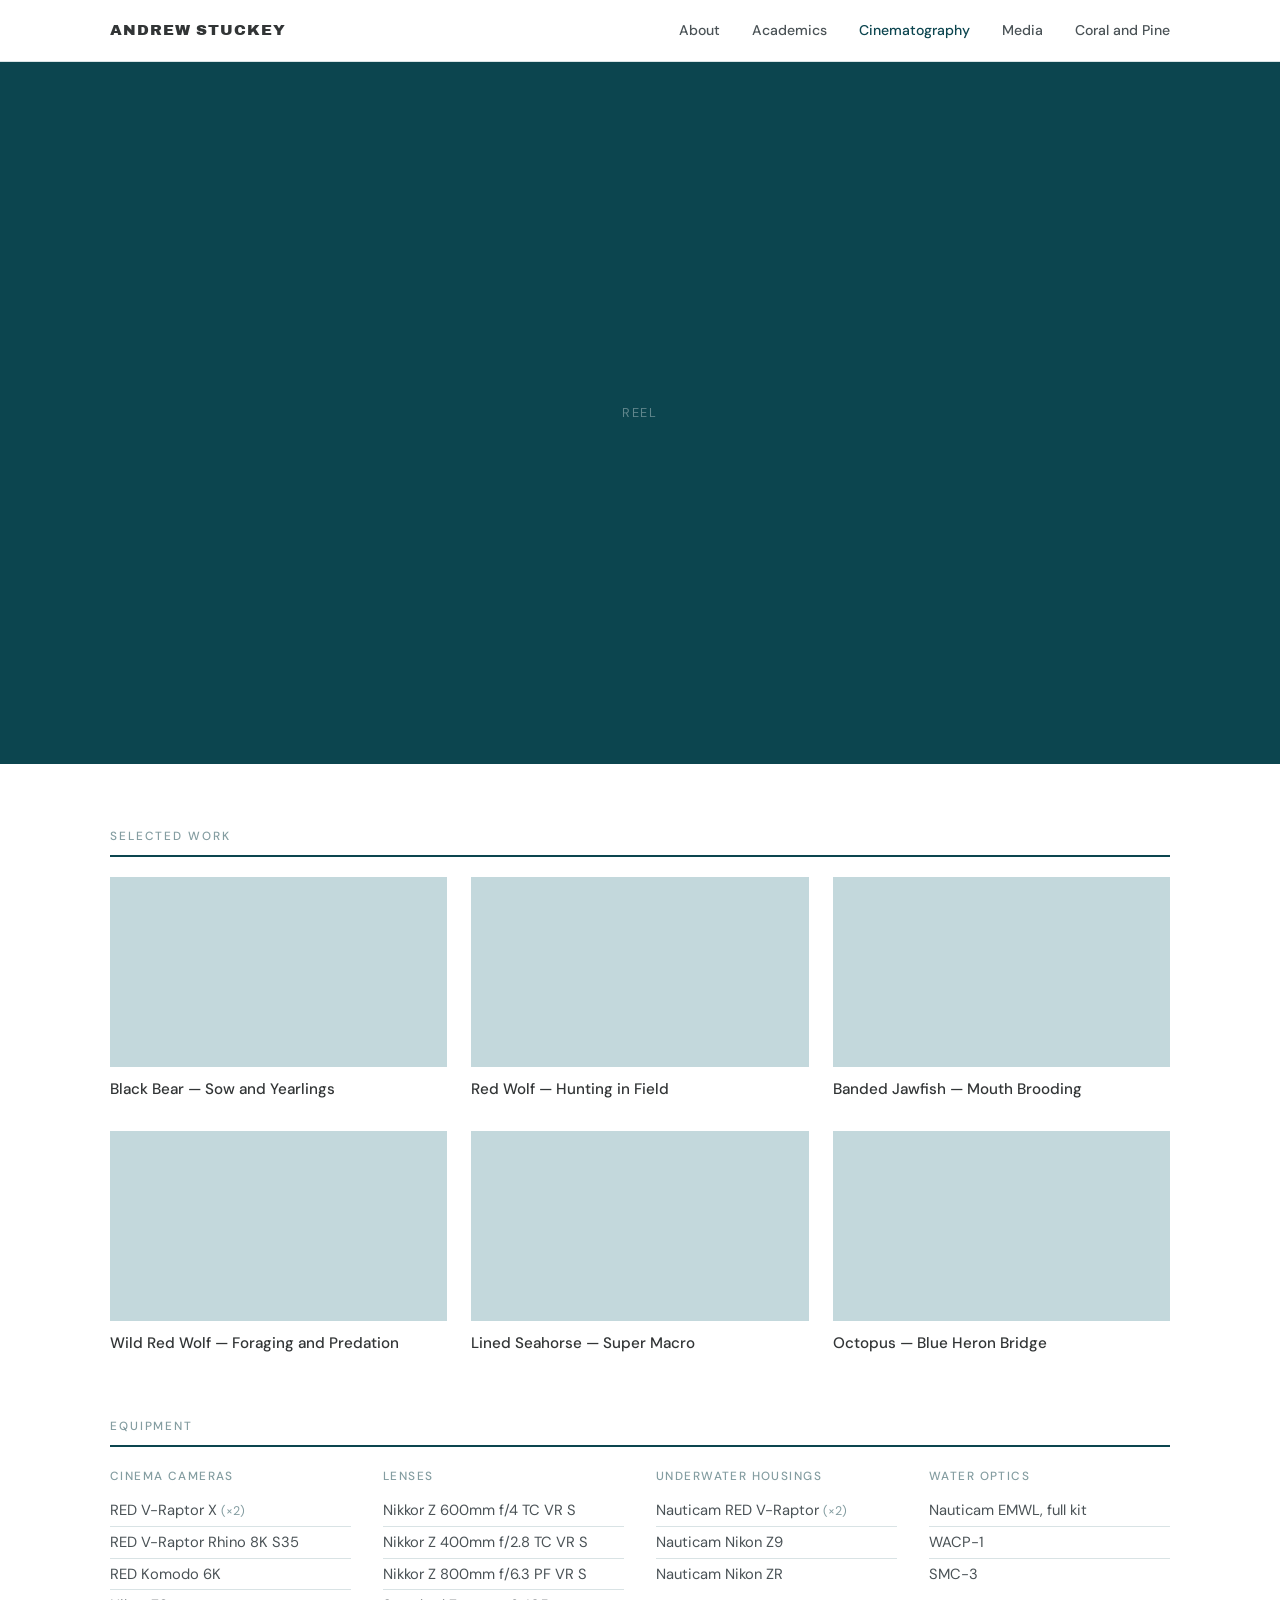
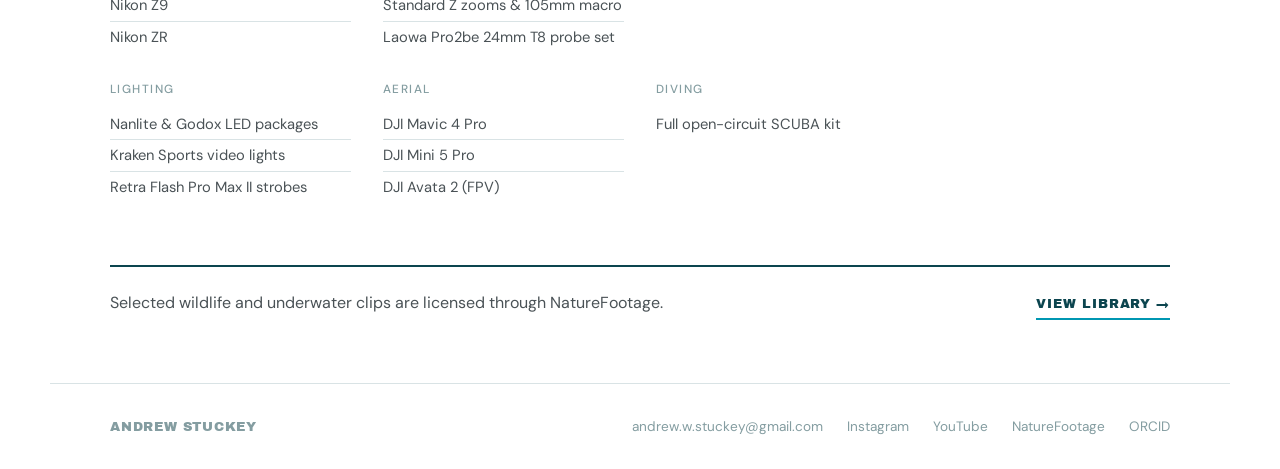
<file: hub/cinematography.html>
<!DOCTYPE html>
<html lang="en">
<head>
  <meta charset="UTF-8">
  <meta name="viewport" content="width=device-width, initial-scale=1.0">
  <title>Cinematography — Andrew Stuckey</title>
  <meta name="description" content="Wildlife and underwater cinematography.">
  <link rel="preconnect" href="https://fonts.googleapis.com">
  <link rel="preconnect" href="https://fonts.gstatic.com" crossorigin>
  <link href="https://fonts.googleapis.com/css2?family=Archivo+Black&family=DM+Sans:ital,opsz,wght@0,9..40,300;0,9..40,400;0,9..40,500;1,9..40,400&display=swap" rel="stylesheet">
  <style>
    *, *::before, *::after { box-sizing: border-box; margin: 0; padding: 0; }

    :root {
      --teal:#0097B2; --teal-deep:#0C454F; --ice:#C3D8DC; --fog:#849DA1;
      --graphite:#323536; --rust:#732209; --white:#FFFFFF;
      --ink-soft:#4A5256; --rule:#D9E3E5;
      --ff-display:"Archivo Black",sans-serif;
      --ff-body:"DM Sans",system-ui,sans-serif;
      --pad: clamp(20px,5vw,60px);
      --maxw: 1180px;
      --maxw-text: 760px;
    }

    html { font-size:16px; -webkit-font-smoothing:antialiased; }
    body {
      background:var(--white); color:var(--graphite);
      font-family:var(--ff-body);
      font-size:clamp(1rem,1.2vw,1.1rem); line-height:1.55;
    }
    a { color:inherit; text-underline-offset:3px; }
    a:hover { color:var(--teal); }

    /* NAV */
    .site-header {
      position:sticky; top:0; z-index:50;
      background:rgba(255,255,255,0.94);
      backdrop-filter:blur(8px);
      border-bottom:1px solid var(--rule);
    }
    .nav {
      max-width:var(--maxw); margin:0 auto; padding:18px var(--pad);
      display:flex; align-items:center; justify-content:space-between;
    }
    .brand {
      font-family:var(--ff-display); font-size:0.95rem;
      text-transform:uppercase; letter-spacing:0.06em;
      color:var(--graphite); text-decoration:none;
    }
    .brand:hover { color:var(--teal-deep); }
    .nav-links { display:flex; gap:32px; list-style:none; }
    .nav-links a {
      font-size:0.88rem; font-weight:500;
      color:var(--ink-soft); text-decoration:none;
    }
    .nav-links a:hover { color:var(--graphite); }
    .nav-links a[aria-current="page"] { color:var(--teal-deep); }

    /* REEL HERO */
    .reel {
      background:var(--teal-deep);
      aspect-ratio: 16 / 9;
      width:100%;
      max-height: 78vh;
      display:flex; align-items:center; justify-content:center;
      position:relative; overflow:hidden;
    }
    .reel-note {
      color:rgba(255,255,255,0.35);
      font-size:0.8rem; letter-spacing:0.14em;
      text-transform:uppercase;
    }
    /* When the reel is ready, drop the iframe/video in here and delete .reel-note */

    /* SECTION LABEL */
    .section { max-width:var(--maxw); margin:0 auto; padding:0 var(--pad) clamp(40px,7vh,76px); }
    .section-first { padding-top: clamp(40px,7vh,76px); }
    .section-label {
      font-size:0.74rem; text-transform:uppercase; letter-spacing:0.16em;
      color:var(--fog); font-weight:500; margin-bottom:20px;
      padding-bottom:10px; border-bottom:2px solid var(--teal-deep);
    }

    /* FILM GRID */
    .film-grid {
      display:grid;
      grid-template-columns:repeat(3,1fr);
      gap:32px 24px;
    }
    .film-tile { display:block; text-decoration:none; }
    .film-frame {
      position:relative; aspect-ratio:16 / 9;
      overflow:hidden; background:var(--ice);
    }
    .film-img {
      position:absolute; inset:0;
      background-size:cover; background-position:center;
      transition:transform 0.5s ease;
    }
    .film-tile:hover .film-img { transform:scale(1.03); }
    .film-meta { padding-top:12px; }
    .film-title {
      color:var(--graphite); font-size:0.95rem;
      font-weight:500; line-height:1.35;
    }

    /* Hover preview layer — desktop pointer devices only */
    .film-preview {
      position:absolute; inset:0;
      border:0; opacity:0;
      pointer-events:none;          /* clicks pass through to the tile link */
      transition:opacity 0.35s ease;
      z-index:1;
    }
    .film-preview.is-ready { opacity:1; }
    
    /* Kill the zoom on hover when a preview is playing */
    .film-tile.is-previewing .film-img { transform:none; }

    /* EQUIPMENT */
    .kit {
      display:grid;
      grid-template-columns:repeat(4,1fr);
      gap:28px 32px;
    }
    .kit h3 {
      font-family:var(--ff-body);
      font-size:0.74rem; text-transform:uppercase; letter-spacing:0.12em;
      color:var(--fog); font-weight:500; margin-bottom:10px;
    }
    .kit ul { list-style:none; }
    .kit li {
      font-size:0.92rem; color:var(--ink-soft);
      padding:5px 0; border-bottom:1px solid var(--rule);
      line-height:1.4;
    }
    .kit li:last-child { border-bottom:0; }
    .qty { color:var(--fog); font-size:0.85em; }

    /* STOCK */
    .stock {
      max-width:var(--maxw); margin:0 auto;
      padding:0 var(--pad) clamp(40px,7vh,76px);
    }
    .stock-inner {
      border-top:2px solid var(--teal-deep);
      padding-top:24px;
      display:flex; justify-content:space-between;
      align-items:baseline; gap:24px; flex-wrap:wrap;
    }
    .stock-inner p { color:var(--ink-soft); max-width:52ch; }
    .stock-inner a {
      font-family:var(--ff-display); font-size:0.8rem;
      text-transform:uppercase; letter-spacing:0.07em;
      color:var(--teal-deep); text-decoration:none;
      border-bottom:2px solid var(--teal); padding-bottom:3px;
      white-space:nowrap;
    }
    .stock-inner a:hover { color:var(--teal); }

    /* FOOTER */
    .site-footer {
      border-top:1px solid var(--rule);
      padding:32px var(--pad);
      max-width:var(--maxw); margin:0 auto;
      display:flex; justify-content:space-between;
      align-items:center; flex-wrap:wrap; gap:16px;
    }
    .footer-name {
      font-family:var(--ff-display); font-size:0.82rem;
      text-transform:uppercase; letter-spacing:0.06em; color:var(--fog);
    }
    .footer-links { display:flex; gap:24px; flex-wrap:wrap; }
    .footer-links a { font-size:0.85rem; color:var(--fog); text-decoration:none; }
    .footer-links a:hover { color:var(--graphite); }

    @media (max-width:900px) {
      .kit { grid-template-columns:repeat(2,1fr); }
      .film-grid { grid-template-columns:repeat(2,1fr); }
    }
    @media (max-width:600px) {
      .nav-links { display:none; }
      .film-grid { grid-template-columns:1fr; }
      .kit { grid-template-columns:1fr; }
      .site-footer { flex-direction:column; align-items:flex-start; }
    }
  </style>
</head>
<body>

  <header class="site-header">
    <nav class="nav" aria-label="Primary">
      <a href="/" class="brand">Andrew Stuckey</a>
      <ul class="nav-links">
        <li><a href="/about">About</a></li>
        <li><a href="/academics">Academics</a></li>
        <li><a href="/cinematography" aria-current="page">Cinematography</a></li>
        <li><a href="/media">Media</a></li>
        <li><a href="https://coralandpine.com">Coral and Pine</a></li>
      </ul>
    </nav>
  </header>

  <main>

    <!-- ===== REEL ===== -->
    <section class="reel" aria-label="Reel">
      <span class="reel-note">Reel</span>
    </section>

    <!-- ===== SELECTED WORK ===== -->
    <section class="section section-first">
      <p class="section-label">Selected work</p>
      <div class="film-grid">

        <a href="https://vimeo.com/1129337192" target="_blank" rel="noopener" class="film-tile" data-preview="vimeo" data-preview-id="1129337192">
          <div class="film-frame">
            <div class="film-img" role="img" aria-label="Black bear sow standing alert in an open field"
               style="background-image:url('https://i.vimeocdn.com/video/2072688639-1cd2c5feb40c05dfbb593dd3e65bc10b0393fb183d8b34ade4b22eaba81af55c-d_800x450?region=us')"></div>
          </div>
          <div class="film-meta">
            <p class="film-title">Black Bear — Sow and Yearlings</p>
          </div>
        </a>

        <a href="https://vimeo.com/1129329761" target="_blank" rel="noopener" class="film-tile" data-preview="vimeo" data-preview-id="1129329761">
          <div class="film-frame">
            <div class="film-img" role="img" aria-label="Red wolf hunting in an open meadow"
               style="background-image:url('https://i.vimeocdn.com/video/2072693229-089e53390b07a50eafb2f822009aa02af3cb943537e76f099b2b8d63908573c5-d_800x450?region=us')"></div>
          </div>
          <div class="film-meta">
            <p class="film-title">Red Wolf — Hunting in Field</p>
          </div>
        </a>

        <a href="https://vimeo.com/1129696231" target="_blank" rel="noopener" class="film-tile" data-preview="vimeo" data-preview-id="1129696231">
          <div class="film-frame">
            <div class="film-img" role="img" aria-label="Male banded jawfish mouth-brooding eggs at its burrow"
               style="background-image:url('https://i.vimeocdn.com/video/2073157593-050f1e6a230303ff01e955e25eccec3262b2384c194ec6dda62e879605d6f5f0-d_800x450?region=us')"></div>
          </div>
          <div class="film-meta">
            <p class="film-title">Banded Jawfish — Mouth Brooding</p>
          </div>
        </a>

        <a href="https://www.youtube.com/watch?v=Q_3gMbPUsVY" target="_blank" rel="noopener"
           class="film-tile" data-youtube-tile data-youtube-id="Q_3gMbPUsVY" data-preview="youtube" data-preview-id="Q_3gMbPUsVY">
          <div class="film-frame">
            <div class="film-img" role="img" aria-label="Wild red wolf foraging and catching prey"
               style="background-image:url('https://i.ytimg.com/vi/Q_3gMbPUsVY/maxresdefault.jpg')"></div>
          </div>
          <div class="film-meta">
            <p class="film-title">Wild Red Wolf — Foraging and Predation</p>
          </div>
        </a>

        <a href="https://vimeo.com/1190949484" target="_blank" rel="noopener" class="film-tile" data-preview="vimeo" data-preview-id="1190949484">
          <div class="film-frame">
            <div class="film-img" role="img" aria-label="Super-macro detail of a lined seahorse, underwater"
               style="background-image:url('https://i.vimeocdn.com/video/2155843077-a51ef3ed5c1eadcf2179f3443f5bfe35d760b9ca31bc71c15bf1dcffb1450634-d_800x450?region=us')"></div>
          </div>
          <div class="film-meta">
            <p class="film-title">Lined Seahorse — Super Macro</p>
          </div>
        </a>

        <a href="https://www.youtube.com/watch?v=ZwtxXZlKIXQ" target="_blank" rel="noopener"
           class="film-tile" data-youtube-tile data-youtube-id="ZwtxXZlKIXQ" data-preview="youtube" data-preview-id="ZwtxXZlKIXQ">
          <div class="film-frame">
            <div class="film-img" role="img" aria-label="Octopus behavior at Blue Heron Bridge"
               style="background-image:url('https://i.ytimg.com/vi/ZwtxXZlKIXQ/maxresdefault.jpg')"></div>
          </div>
          <div class="film-meta">
            <p class="film-title">Octopus — Blue Heron Bridge</p>
          </div>
        </a>

      </div>
    </section>

    <!-- ===== EQUIPMENT ===== -->
    <section class="section">
      <p class="section-label">Equipment</p>
      <div class="kit">
        <div>
          <h3>Cinema Cameras</h3>
          <ul>
            <li>RED V-Raptor X <span class="qty">(×2)</span></li>
            <li>RED V-Raptor Rhino 8K S35</li>
            <li>RED Komodo 6K</li>
            <li>Nikon Z9</li>
            <li>Nikon ZR</li>
          </ul>
        </div>
        <div>
          <h3>Lenses</h3>
          <ul>
            <li>Nikkor Z 600mm f/4 TC VR S</li>
            <li>Nikkor Z 400mm f/2.8 TC VR S</li>
            <li>Nikkor Z 800mm f/6.3 PF VR S</li>
            <li>Standard Z zooms &amp; 105mm macro</li>
            <li>Laowa Pro2be 24mm T8 probe set</li>
          </ul>
        </div>
        <div>
          <h3>Underwater Housings</h3>
          <ul>
            <li>Nauticam RED V-Raptor <span class="qty">(×2)</span></li>
            <li>Nauticam Nikon Z9</li>
            <li>Nauticam Nikon ZR</li>
          </ul>
        </div>
        <div>
          <h3>Water Optics</h3>
          <ul>
            <li>Nauticam EMWL, full kit</li>
            <li>WACP-1</li>
            <li>SMC-3</li>
          </ul>
        </div>
        <div>
          <h3>Lighting</h3>
          <ul>
            <li>Nanlite &amp; Godox LED packages</li>
            <li>Kraken Sports video lights</li>
            <li>Retra Flash Pro Max II strobes</li>
          </ul>
        </div>
        <div>
          <h3>Aerial</h3>
          <ul>
            <li>DJI Mavic 4 Pro</li>
            <li>DJI Mini 5 Pro</li>
            <li>DJI Avata 2 (FPV)</li>
          </ul>
        </div>
        <div>
          <h3>Diving</h3>
          <ul>
            <li>Full open-circuit SCUBA kit</li>
          </ul>
        </div>
      </div>
    </section>

    <!-- ===== STOCK ===== -->
    <section class="stock">
      <div class="stock-inner">
        <p>Selected wildlife and underwater clips are licensed through NatureFootage.</p>
        <a href="https://www.naturefootage.com/contributor/profile/astucke1/andrew-stuckey-andrew-stuckey-media-llc" rel="noopener">View library →</a>
      </div>
    </section>

  </main>

  <footer class="site-footer">
    <span class="footer-name">Andrew Stuckey</span>
    <div class="footer-links">
      <a href="mailto:andrew.w.stuckey@gmail.com">andrew.w.stuckey@gmail.com</a>
      <a href="https://www.instagram.com/drew_stuckey_/" rel="noopener">Instagram</a>
      <a href="https://www.youtube.com/@andrew_stuckey" rel="noopener">YouTube</a>
      <a href="https://www.naturefootage.com/contributor/profile/astucke1/andrew-stuckey-andrew-stuckey-media-llc" rel="noopener">NatureFootage</a>
      <a href="https://orcid.org/0009-0002-7834-4439" rel="noopener">ORCID</a>
    </div>
  </footer>

  <script src="js/main.js"></script>
  <script>
  /* ---------------------------------------------------------------
     Hover-to-play previews.
     Desktop pointer devices only — touch devices keep the static
     thumbnail, so mobile never loads six players at once.
     --------------------------------------------------------------- */
  (function () {
    var canHover = window.matchMedia('(hover: hover) and (pointer: fine)');
    if (!canHover.matches) return;

    var HOLD = 220; // ms cursor must rest before we load anything

    document.querySelectorAll('.film-tile[data-preview]').forEach(function (tile) {
      var timer = null;
      var frame = null;

      function src() {
        var id = tile.dataset.previewId;
        if (tile.dataset.preview === 'vimeo') {
          return 'https://player.vimeo.com/video/' + id +
                 '?background=1&autoplay=1&loop=1&muted=1';
        }
        return 'https://www.youtube.com/embed/' + id +
               '?autoplay=1&mute=1&controls=0&loop=1&playsinline=1' +
               '&modestbranding=1&rel=0&playlist=' + id;
      }

      function start() {
        if (frame) return;
        frame = document.createElement('iframe');
        frame.className = 'film-preview';
        frame.setAttribute('tabindex', '-1');
        frame.setAttribute('aria-hidden', 'true');
        frame.setAttribute('allow', 'autoplay');
        frame.src = src();
        frame.addEventListener('load', function () {
          frame.classList.add('is-ready');
          tile.classList.add('is-previewing');
        });
        (tile.querySelector('.film-frame') || tile).appendChild(frame);
      }

      function stop() {
        clearTimeout(timer);
        tile.classList.remove('is-previewing');
        if (frame) { frame.remove(); frame = null; }
      }

      tile.addEventListener('mouseenter', function () {
        timer = setTimeout(start, HOLD);
      });
      tile.addEventListener('mouseleave', stop);
      tile.addEventListener('focusout', stop);
    });
  })();
  </script>
</body>
</html>
</file>
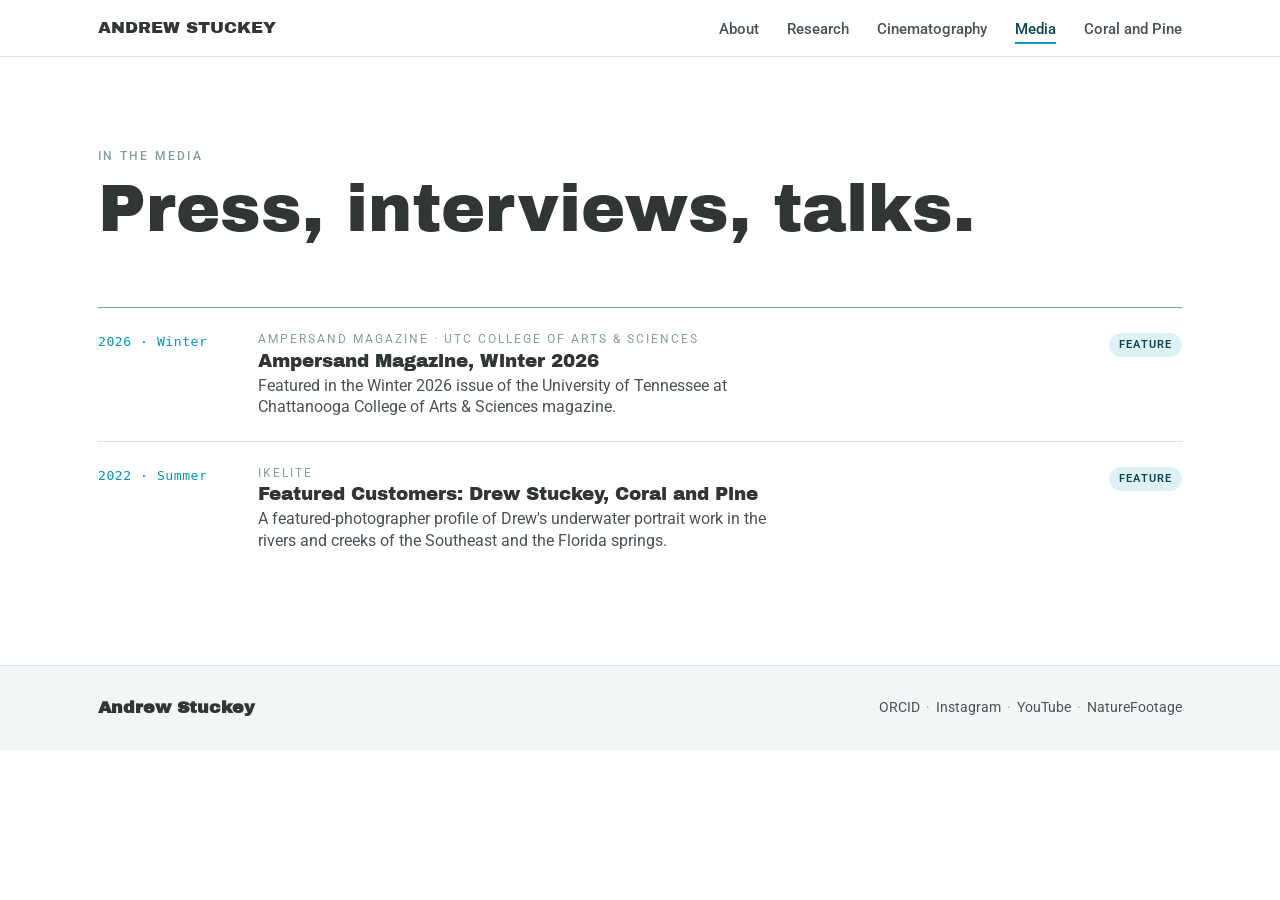
<file: hub/media.html>
<!DOCTYPE html>
<html lang="en">
<head>
  <meta charset="UTF-8">
  <meta name="viewport" content="width=device-width, initial-scale=1.0">
  <title>Media — Andrew Stuckey</title>
  <meta name="description" content="Press, interviews, features, and talks involving Andrew Stuckey.">
  <link rel="preconnect" href="https://fonts.googleapis.com">
  <link rel="preconnect" href="https://fonts.gstatic.com" crossorigin>
  <link href="https://fonts.googleapis.com/css2?family=Archivo+Black&family=Roboto:wght@300;400;500;700&display=swap" rel="stylesheet">
  <link rel="stylesheet" href="css/style.css">
</head>
<body class="page-media">
  <header class="site-header">
    <nav class="nav" aria-label="Primary">
      <a href="/" class="brand">Andrew Stuckey</a>
      <button class="nav-toggle" aria-expanded="false" aria-controls="nav-links" aria-label="Toggle navigation">
        <span></span><span></span><span></span>
      </button>
      <ul class="nav-links" id="nav-links">
        <li><a href="/about">About</a></li>
        <li><a href="/research">Research</a></li>
        <li><a href="/cinematography">Cinematography</a></li>
        <li><a href="/media" aria-current="page">Media</a></li>
        <li><a href="https://coralandpine.com">Coral and Pine</a></li>
      </ul>
    </nav>
  </header>

  <main>
    <section class="page-header container">
      <p class="eyebrow">In the Media</p>
      <h1>Press, interviews, talks.</h1>
    </section>

    <section class="container">
      <ol class="media-list">
        <li class="media-item">
          <div class="media-date">2026 &middot; Winter</div>
          <div class="media-body">
            <p class="media-outlet">Ampersand Magazine &middot; UTC College of Arts &amp; Sciences</p>
            <h3><a href="https://issuu.com/utchattanooga/docs/utc_college_of_arts_sciences_ampersand_magaz/44" target="_blank" rel="noopener">Ampersand Magazine, Winter 2026</a></h3>
            <p class="media-desc">Featured in the Winter 2026 issue of the University of Tennessee at Chattanooga College of Arts &amp; Sciences magazine.</p>
          </div>
          <div class="media-type"><span class="badge badge-feature">Feature</span></div>
        </li>

        <li class="media-item">
          <div class="media-date">2022 &middot; Summer</div>
          <div class="media-body">
            <p class="media-outlet">Ikelite</p>
            <h3><a href="https://www.ikelite.com/blogs/customer-photos/featured-customers-drew-stuckey-coral-and-pine" target="_blank" rel="noopener">Featured Customers: Drew Stuckey, Coral and Pine</a></h3>
            <p class="media-desc">A featured-photographer profile of Drew's underwater portrait work in the rivers and creeks of the Southeast and the Florida springs.</p>
          </div>
          <div class="media-type"><span class="badge badge-feature">Feature</span></div>
        </li>
      </ol>
    </section>
  </main>

  <footer class="site-footer">
    <div class="container footer-inner">
      <p class="footer-name">Andrew Stuckey</p>
      <p class="footer-meta">
        <a href="https://orcid.org/0009-0002-7834-4439" rel="noopener">ORCID</a>
        <span class="dot">&middot;</span>
        <a href="https://www.instagram.com/drew_stuckey_/" rel="noopener">Instagram</a>
        <span class="dot">&middot;</span>
        <a href="https://www.youtube.com/@andrew_stuckey" rel="noopener">YouTube</a>
        <span class="dot">&middot;</span>
        <a href="https://www.naturefootage.com/contributor/profile/astucke1/andrew-stuckey-andrew-stuckey-media-llc" rel="noopener">NatureFootage</a>
      </p>
    </div>
  </footer>

  <script src="js/main.js"></script>
</body>
</html>
</file>
<file: css/style.css>
/* =====================================================================
   Andrew Stuckey — site styles
   Cool teal / cool-gray palette. Editorial aesthetic, magazine-meets-
   field-science. Inspired by working wildlife/underwater cinematographer
   sites (Skerry, Gregory, Horrocks) without aping them.
   ===================================================================== */

:root {
  /* ----- Palette (user-supplied) ----- */
  --c-teal:        #0097B2;  /* bright teal */
  --c-teal-deep:   #0C454F;  /* deep teal — dark surfaces */
  --c-ice:         #C3D8DC;  /* light cool gray-blue */
  --c-fog:         #849DA1;  /* mid cool gray */
  --c-graphite:    #323536;  /* near-black */
  --c-rust:        #732209;  /* burnt sienna */
  --c-white:       #FFFFFF;

  /* ----- Semantic ----- */
  --bg:          var(--c-white);
  --bg-warm:     #F2F6F7;          /* very light blend of ice + white */
  --bg-deep:     var(--c-ice);
  --paper:       var(--c-white);
  --ink:         var(--c-graphite);
  --ink-soft:    #4A5256;
  --muted:       var(--c-fog);
  --rule:        #D9E3E5;
  --rule-strong: var(--c-fog);
  --primary:     var(--c-teal-deep);
  --primary-2:   var(--c-teal);
  --slate:       #4A5256;
  --accent:      var(--c-teal);
  --accent-soft: var(--c-ice);
  --danger:      var(--c-rust);
  --stable:      var(--c-teal-deep);
  --saddle:      var(--c-rust);
  --wolfonly:    var(--c-fog);
  --traj:        var(--c-teal);
  --shadow:      0 1px 0 rgba(12,69,79,0.04), 0 8px 24px -12px rgba(12,69,79,0.22);

  /* ----- Type system (50/30/20 pt — see CSS comments above each rule) -----
     Heading:   Code Bold (substitute: Archivo Black) — line-height 1, ls 0
     Accent:    Times New Roman italic                — line-height 1, ls 0
     Body:      Roboto                                 — line-height 1.4, ls 0
     Ratio 5:3:2  →  50pt : 30pt : 20pt  (66 / 40 / 26 px)
     If you license the real Code Pro / CODE Bold, replace "Archivo Black"
     in --ff-display below with "Code Pro" (after @font-face) and drop the
     Google Fonts link for Archivo Black.                                  */
  --ff-display: "Archivo Black", "Code Pro", "Helvetica Neue", Helvetica, Arial, sans-serif;
  --ff-accent:  "Times New Roman", Times, "Tinos", Georgia, serif;
  --ff-body:    "Roboto", -apple-system, BlinkMacSystemFont, "Helvetica Neue", Arial, sans-serif;
  --ff-mono:    "JetBrains Mono", ui-monospace, "SF Mono", Menlo, Consolas, monospace;

  /* Type sizes — desktop ceilings honor the 50/30/20pt spec */
  --fs-heading:  clamp(2.1rem, 5.8vw, 4.15rem);   /* 50pt ≈ 66px */
  --fs-accent:   clamp(1.35rem, 2.4vw, 2.5rem);   /* 30pt ≈ 40px */
  --fs-body:     clamp(1.05rem, 1.35vw, 1.65rem); /* 20pt ≈ 26px */

  /* Layout */
  --maxw: 1180px;
  --maxw-wide: 1380px;
  --maxw-narrow: 720px;
  --pad: clamp(20px, 4vw, 48px);
}

* { box-sizing: border-box; }

html { font-size: 16px; }   /* anchor rem to 16px so UI chrome stays stable */

body {
  margin: 0;
  padding: 0;
  background: var(--bg);
  color: var(--ink);
  font-family: var(--ff-body);
  font-size: var(--fs-body);  /* 20pt body per spec */
  line-height: 1.4;
  letter-spacing: 0;
  -webkit-font-smoothing: antialiased;
  -moz-osx-font-smoothing: grayscale;
}

img { max-width: 100%; display: block; }

a {
  color: var(--primary);
  text-underline-offset: 3px;
  text-decoration-thickness: 1px;
}
a:hover { color: var(--accent); }

/* ----- Typography (per spec: Code Bold / TNR italic / Roboto, 5:3:2) ----- */
h1, h2, h3, h4 {
  font-family: var(--ff-display);
  font-weight: 400;           /* Archivo Black is single-weight */
  color: var(--ink);
  letter-spacing: 0;
  line-height: 1;
  margin: 0 0 .5em;
  text-transform: none;
}
h1 { font-size: var(--fs-heading); }
h2 { font-size: clamp(1.7rem, 3.4vw, 2.6rem); }   /* between 30 and 50pt */
h3 { font-size: clamp(1.2rem, 1.8vw, 1.6rem); }
p  { margin: 0 0 1em; line-height: 1.4; }

.eyebrow {
  font-family: var(--ff-body);
  font-size: 0.78rem;
  text-transform: uppercase;
  letter-spacing: 0.18em;
  color: var(--muted);
  margin: 0 0 .9em;
  font-weight: 500;
}
.eyebrow-light { color: var(--accent); }

/* Subheading & Accent — Times New Roman italic, 30pt */
.lede {
  font-family: var(--ff-accent);
  font-size: var(--fs-accent);
  font-weight: 400;
  color: var(--ink-soft);
  line-height: 1;
  font-style: italic;
  letter-spacing: 0;
}

.page-lede {
  font-family: var(--ff-accent);
  font-style: italic;
  font-size: clamp(1.2rem, 1.8vw, 1.7rem);
  color: var(--ink-soft);
  max-width: 60ch;
  margin-top: .6em;
  line-height: 1.15;
  letter-spacing: 0;
}

/* ----- Layout helpers ----- */
.container {
  width: 100%;
  max-width: var(--maxw);
  margin: 0 auto;
  padding: 0 var(--pad);
}
.wide      { max-width: var(--maxw-wide); margin-left: auto; margin-right: auto; }
.narrow    { max-width: var(--maxw-narrow); margin-left: auto; margin-right: auto; }

main { display: block; }

/* ============================ Header / Nav ============================ */
.site-header {
  position: sticky;
  top: 0;
  z-index: 50;
  background: rgba(255,255,255,0.92);
  backdrop-filter: saturate(140%) blur(8px);
  -webkit-backdrop-filter: saturate(140%) blur(8px);
  border-bottom: 1px solid var(--rule);
}
.site-header-dark {
  background: rgba(12,69,79,0.92);
  border-bottom-color: rgba(255,255,255,0.08);
}
.site-header-dark .brand { color: var(--c-white); }
.site-header-dark .brand:hover { color: var(--accent); }
.site-header-dark .nav-links a { color: rgba(255,255,255,0.78); }
.site-header-dark .nav-links a:hover { color: var(--c-white); }
.site-header-dark .nav-links a[aria-current="page"] { color: var(--c-white); }
.site-header-dark .nav-toggle span { background: var(--c-white); }

.nav {
  max-width: var(--maxw);
  margin: 0 auto;
  padding: 16px var(--pad);
  display: flex;
  align-items: center;
  justify-content: space-between;
  gap: 24px;
}
.brand {
  font-family: var(--ff-display);
  font-weight: 400;
  font-size: 1.05rem;
  color: var(--ink);
  text-decoration: none;
  letter-spacing: 0;
  text-transform: uppercase;
}
.brand:hover { color: var(--primary); }
.nav-links {
  display: flex;
  gap: 28px;
  margin: 0; padding: 0;
  list-style: none;
}
.nav-links a {
  color: var(--ink-soft);
  text-decoration: none;
  font-size: 0.92rem;
  font-weight: 500;
  position: relative;
  padding: 4px 0;
  font-family: var(--ff-body);
}
.nav-links a:hover { color: var(--primary); }
.nav-links a[aria-current="page"] { color: var(--primary); }
.nav-links a[aria-current="page"]::after {
  content: "";
  position: absolute;
  left: 0; right: 0; bottom: -2px;
  height: 2px;
  background: var(--accent);
}
.nav-toggle {
  display: none;
  background: transparent;
  border: 0;
  padding: 8px;
  cursor: pointer;
  width: 40px; height: 40px;
  flex-direction: column;
  justify-content: center;
  align-items: stretch;
  gap: 5px;
}
.nav-toggle span {
  display: block;
  height: 2px;
  background: var(--ink);
  border-radius: 2px;
  transition: transform 0.25s ease, opacity 0.25s ease;
}

@media (max-width: 760px) {
  .nav-toggle { display: flex; }
  .nav-links {
    position: absolute;
    top: 100%;
    left: 0; right: 0;
    flex-direction: column;
    gap: 0;
    background: var(--paper);
    border-bottom: 1px solid var(--rule);
    box-shadow: var(--shadow);
    max-height: 0;
    overflow: hidden;
    transition: max-height 0.3s ease;
  }
  .site-header-dark .nav-links { background: var(--c-teal-deep); }
  .nav-links li { width: 100%; }
  .nav-links a {
    display: block;
    padding: 16px var(--pad);
    border-top: 1px solid var(--rule);
    font-size: 1.05rem;
  }
  .site-header-dark .nav-links a { border-top-color: rgba(255,255,255,0.08); }
  .nav.open .nav-links { max-height: 400px; }
  .nav.open .nav-toggle span:nth-child(1) { transform: translateY(7px) rotate(45deg); }
  .nav.open .nav-toggle span:nth-child(2) { opacity: 0; }
  .nav.open .nav-toggle span:nth-child(3) { transform: translateY(-7px) rotate(-45deg); }
}

/* ============================ Hero (landing) ============================ */
.hero-landing {
  position: relative;
  padding: clamp(80px, 14vh, 160px) 0 clamp(60px, 10vh, 120px);
  overflow: hidden;
  isolation: isolate;
}
.hero-bg {
  position: absolute;
  inset: 0;
  z-index: -1;
  background:
    radial-gradient(80% 60% at 18% 18%, rgba(0,151,178,0.16) 0%, transparent 60%),
    radial-gradient(60% 70% at 95% 95%, rgba(12,69,79,0.10) 0%, transparent 65%),
    linear-gradient(180deg, #F4F8F9 0%, var(--c-ice) 100%);
}
.hero-bg::after {
  content: "";
  position: absolute;
  inset: 0;
  background-image: radial-gradient(rgba(12,69,79,0.08) 1px, transparent 1px);
  background-size: 22px 22px;
  opacity: 0.45;
  mask-image: linear-gradient(180deg, rgba(0,0,0,1) 0%, rgba(0,0,0,0) 80%);
}
.hero-content {
  max-width: var(--maxw);
  margin: 0 auto;
  padding: 0 var(--pad);
}
.hero-name {
  font-family: var(--ff-display);
  font-size: clamp(2.6rem, 8.5vw, 5.6rem);
  font-weight: 400;
  line-height: 1;
  margin: 0 0 .3em;
  letter-spacing: 0;
  color: var(--c-teal-deep);
  text-transform: uppercase;
}
.hero-tag {
  font-family: var(--ff-accent);
  font-style: italic;
  font-size: clamp(1.25rem, 2.2vw, 1.9rem);
  color: var(--ink-soft);
  max-width: 36ch;
  margin: 0 0 1.5em;
  line-height: 1.15;
  letter-spacing: 0;
}
.hero-ctas { display: flex; gap: 12px; flex-wrap: wrap; }

/* ----- Buttons ----- */
.btn {
  display: inline-block;
  padding: 14px 26px;
  font-family: var(--ff-display);
  font-weight: 400;
  font-size: 0.9rem;
  text-decoration: none;
  border-radius: 2px;
  border: 1px solid transparent;
  text-transform: uppercase;
  letter-spacing: 0.04em;
  transition: transform 0.12s ease, background 0.2s ease, color 0.2s ease, border-color 0.2s ease;
  cursor: pointer;
  line-height: 1;
}
.btn:hover { transform: translateY(-1px); }
.btn-primary {
  background: var(--primary);
  color: var(--c-white);
  border-color: var(--primary);
}
.btn-primary:hover {
  background: var(--accent);
  color: var(--c-white);
  border-color: var(--accent);
}
.btn-ghost {
  background: transparent;
  color: var(--ink);
  border-color: var(--rule-strong);
}
.btn-ghost:hover {
  background: var(--ink);
  color: var(--bg);
  border-color: var(--ink);
}
.btn-reset {
  align-self: end;
  white-space: nowrap;
}
.btn-flash {
  background: var(--accent) !important;
  color: var(--c-white) !important;
  border-color: var(--accent) !important;
}

/* ----- Intro block (landing) ----- */
.intro-block {
  padding: clamp(40px, 7vh, 80px) 0;
  background: var(--bg);
  border-top: 1px solid var(--rule);
}

/* ----- Feature cards ----- */
.feature-cards {
  display: grid;
  grid-template-columns: 1fr 1fr;
  gap: 24px;
  padding-bottom: clamp(60px, 10vh, 120px);
}
@media (max-width: 760px) {
  .feature-cards { grid-template-columns: 1fr; }
}
.feature-card {
  display: block;
  position: relative;
  padding: 32px 28px 60px;
  background: var(--paper);
  border: 1px solid var(--rule);
  border-radius: 4px;
  text-decoration: none;
  color: var(--ink);
  transition: transform 0.2s ease, border-color 0.2s ease, box-shadow 0.2s ease;
}
.feature-card:hover {
  transform: translateY(-2px);
  border-color: var(--primary);
  box-shadow: var(--shadow);
}
.feature-card-wide {
  display: grid;
  grid-template-columns: 1fr;
}
.feature-tag {
  display: inline-block;
  font-size: 0.72rem;
  letter-spacing: 0.18em;
  text-transform: uppercase;
  color: var(--accent);
  font-weight: 600;
  margin-bottom: 8px;
}
.feature-card h2 {
  font-size: clamp(1.3rem, 2.2vw, 1.7rem);
  margin: 0 0 .5em;
}
.feature-card p {
  color: var(--ink-soft);
  font-size: 0.98rem;
  margin: 0;
}
.feature-arrow {
  position: absolute;
  bottom: 22px;
  right: 28px;
  font-size: 1.3rem;
  color: var(--primary);
  transition: transform 0.2s ease;
}
.feature-card:hover .feature-arrow { transform: translateX(4px); color: var(--accent); }

/* ============================ Page header (non-landing) ============================ */
.page-header {
  padding: clamp(60px, 10vh, 100px) var(--pad) clamp(28px, 5vh, 60px);
}
.page-header h1 {
  max-width: 20ch;
  margin: 0 0 .3em;
}

/* ============================ Post-style (red wolf model) ============================ */
.page-post .post-header {
  padding: clamp(40px, 7vh, 80px) var(--pad) 28px;
}
.post-header h1 {
  font-size: clamp(2rem, 4vw, 3rem);
  max-width: 22ch;
}
.post-byline {
  color: var(--muted);
  font-size: 0.92rem;
  margin: 0;
  font-family: var(--ff-mono);
  letter-spacing: 0.04em;
}
.post-body { padding: 0 var(--pad); }
.post-body p { color: var(--ink-soft); }
.post-body .vimeo-wrap { margin: 0 0 28px; }
.post-footer {
  padding: 40px var(--pad) 60px;
  border-top: 1px solid var(--rule);
  margin-top: 40px;
}
.post-footer a { color: var(--primary); }

/* ============================ About page ============================ */
.about-grid {
  display: grid;
  grid-template-columns: 240px 1fr;
  gap: clamp(28px, 5vw, 72px);
  padding-bottom: clamp(60px, 10vh, 120px);
}
@media (max-width: 800px) {
  .about-grid { grid-template-columns: 1fr; }
}
.about-side { position: sticky; top: 100px; align-self: start; }
@media (max-width: 800px) { .about-side { position: static; } }

.headshot {
  width: 100%;
  aspect-ratio: 4 / 5;
  background:
    linear-gradient(135deg, rgba(12,69,79,0.85), rgba(0,151,178,0.55)),
    repeating-linear-gradient(45deg, var(--c-teal) 0 22px, var(--c-teal-deep) 22px 44px);
  border-radius: 2px;
  margin-bottom: 20px;
  box-shadow: var(--shadow);
}

.quick-facts {
  margin: 0;
  font-size: 0.92rem;
}
.quick-facts > div {
  padding: 10px 0;
  border-top: 1px solid var(--rule);
}
.quick-facts dt {
  font-size: 0.72rem;
  text-transform: uppercase;
  letter-spacing: 0.14em;
  color: var(--muted);
  margin-bottom: 2px;
}
.quick-facts dd { margin: 0; color: var(--ink); }
.quick-facts dd a { color: var(--ink); }
.quick-facts dd a:hover { color: var(--accent); }

.about-body h2 {
  margin-top: 2em;
  padding-top: 0.6em;
  border-top: 1px solid var(--rule);
}
.about-body h2:first-of-type { margin-top: 1.5em; }
.cv-list {
  list-style: none;
  padding: 0; margin: 0;
}
.cv-list li {
  padding: 12px 0;
  border-bottom: 1px solid var(--rule);
  color: var(--ink-soft);
}
.cv-list li:last-child { border-bottom: 0; }
.cv-list strong { color: var(--ink); }
.cv-note {
  display: block;
  font-size: 0.9rem;
  color: var(--muted);
  margin-top: 2px;
}

/* ============================ Research page ============================ */
.section-title {
  font-size: clamp(1.4rem, 2.5vw, 1.9rem);
  margin: 0 0 1.2em;
  padding-bottom: 0.4em;
  border-bottom: 1px solid var(--rule);
}

.publications { padding-bottom: clamp(40px, 6vh, 80px); }

.pub-list {
  list-style: none;
  counter-reset: pub;
  padding: 0;
  margin: 0;
}
.pub {
  position: relative;
  padding: 22px 0 22px 56px;
  border-top: 1px solid var(--rule);
  display: grid;
  grid-template-columns: 1fr auto;
  gap: 8px 16px;
}
.pub:first-child { border-top-color: var(--rule-strong); }
.pub::before {
  counter-increment: pub;
  content: counter(pub, decimal-leading-zero);
  position: absolute;
  left: 0; top: 24px;
  font-family: var(--ff-mono);
  font-size: 0.82rem;
  color: var(--accent);
  font-weight: 500;
}
.pub-title {
  grid-column: 1 / 2;
  grid-row: 1;
  margin: 0;
  font-family: var(--ff-display);
  font-size: clamp(1.4rem, 2vw, 1.85rem);
  line-height: 1.05;
  text-transform: none;
}
.pub-title a {
  color: var(--ink);
  text-decoration: none;
  background-image: linear-gradient(transparent 95%, var(--accent) 95%);
  background-size: 0 100%;
  background-repeat: no-repeat;
  transition: background-size 0.3s ease;
}
.pub-title a:hover { background-size: 100% 100%; }
.pub-status {
  grid-column: 2;
  grid-row: 1;
  align-self: start;
  justify-self: end;
}
.pub-meta {
  grid-column: 1 / -1;
  margin: 4px 0 6px;
  font-size: 0.92rem;
  color: var(--muted);
  display: flex;
  flex-wrap: wrap;
  gap: 4px 14px;
}
.pub-authors { font-weight: 500; }
.pub-doi a, .pub-issn a { color: var(--ink-soft); }
.pub-doi a:hover, .pub-issn a:hover { color: var(--accent); }
.pub-summary {
  grid-column: 1 / -1;
  margin: 0;
  color: var(--ink-soft);
  font-size: 0.97rem;
  max-width: 68ch;
}

.related-work {
  padding-bottom: clamp(60px, 10vh, 120px);
}

/* Badges */
.badge {
  display: inline-block;
  font-size: 0.7rem;
  letter-spacing: 0.1em;
  text-transform: uppercase;
  font-weight: 600;
  padding: 4px 10px;
  border-radius: 999px;
  white-space: nowrap;
}
.badge-published { background: rgba(0,151,178,0.13); color: var(--c-teal-deep); }
.badge-review    { background: rgba(132,157,161,0.18); color: var(--slate); }
.badge-prep      { background: rgba(132,157,161,0.18); color: var(--slate); }
.badge-interview { background: rgba(0,151,178,0.13); color: var(--c-teal-deep); }
.badge-feature   { background: rgba(0,151,178,0.13); color: var(--c-teal-deep); }
.badge-talk      { background: rgba(115,34,9,0.13); color: var(--c-rust); }
.badge-podcast   { background: rgba(132,157,161,0.18); color: var(--slate); }

/* Model section */
.model-section {
  background: var(--bg-warm);
  border-top: 1px solid var(--rule);
  padding: clamp(36px, 6vh, 64px) 0 clamp(48px, 8vh, 90px);
  margin-top: 28px;
}
.model-intro { margin: 28px auto 28px; color: var(--ink-soft); }

.vimeo-wrap {
  position: relative;
  width: 100%;
  aspect-ratio: 16/9;
  background: var(--c-teal-deep);
  border-radius: 2px;
  overflow: hidden;
  box-shadow: var(--shadow);
}
.vimeo-wrap iframe {
  position: absolute;
  inset: 0;
  width: 100%; height: 100%;
}

/* Controls */
.model-controls-bar {
  display: grid;
  grid-template-columns: 1fr auto;
  gap: 16px 20px;
  align-items: end;
  margin-bottom: 24px;
}
@media (max-width: 760px) {
  .model-controls-bar { grid-template-columns: 1fr; }
  .btn-reset { justify-self: end; }
}

.model-controls {
  display: flex;
  flex-direction: column;
  gap: 18px;
  background: var(--paper);
  border: 1px solid var(--rule);
  padding: 18px 20px;
  border-radius: 3px;
}
.model-controls-large {
  padding: 22px 24px;
  gap: 22px;
}
.model-controls-large .control label { font-size: 0.92rem; }
.model-controls-large .ctl-name { font-size: 1.05rem; }
.model-controls-large .ctl-desc { font-size: 0.85rem; }
.model-controls-large .ctl-val  { font-size: 0.95rem; }

/* Two semantic groups stacked vertically — management on top,
   sensitivity probes on the bottom. A thin rule separates them. */
.control-group {
  display: flex;
  flex-direction: column;
  gap: 10px;
}
.control-group + .control-group {
  border-top: 1px solid var(--rule);
  padding-top: 18px;
}
.control-group-label {
  margin: 0;
  font-family: var(--ff-body);
  font-size: 0.72rem;
  font-weight: 600;
  letter-spacing: 0.18em;
  text-transform: uppercase;
  color: var(--accent);
}
.control-row {
  display: grid;
  grid-template-columns: repeat(3, minmax(0, 1fr));
  gap: 18px 28px;
}

@media (max-width: 720px) { .control-row { grid-template-columns: repeat(2, 1fr); } }
@media (max-width: 380px) { .control-row { grid-template-columns: 1fr; } }

.control {
  display: flex;
  flex-direction: column;
  min-width: 0;
}
.control label {
  display: grid;
  grid-template-columns: auto 1fr;
  grid-template-areas:
    "name val"
    "desc desc";
  align-items: baseline;
  gap: 4px 10px;
  margin-bottom: 10px;
  font-size: 0.85rem;
}
.ctl-name {
  grid-area: name;
  font-family: var(--ff-mono);
  font-weight: 600;
  color: var(--primary);
  font-size: 1rem;
  line-height: 1;
}
.ctl-val  {
  grid-area: val;
  justify-self: end;
  font-family: var(--ff-mono);
  color: var(--ink);
  font-weight: 500;
  font-size: 0.9rem;
  background: var(--bg-deep);
  padding: 2px 8px;
  border-radius: 2px;
  line-height: 1.2;
}
.ctl-desc {
  grid-area: desc;
  color: var(--muted);
  font-size: 0.82rem;
  line-height: 1.2;
  min-height: 2.4em;  /* reserve 2 lines so all 5 columns align */
  display: -webkit-box;
  -webkit-line-clamp: 2;
  -webkit-box-orient: vertical;
  overflow: hidden;
}

input[type="range"] {
  -webkit-appearance: none;
  appearance: none;
  width: 100%;
  height: 4px;
  background: var(--rule);
  border-radius: 2px;
  outline: none;
}
input[type="range"]::-webkit-slider-thumb {
  -webkit-appearance: none;
  appearance: none;
  width: 16px; height: 16px;
  background: var(--primary);
  border-radius: 50%;
  cursor: pointer;
  transition: transform 0.1s ease, background 0.2s ease;
  border: 2px solid var(--bg);
  box-shadow: 0 0 0 1px var(--primary);
}
input[type="range"]::-webkit-slider-thumb:hover { background: var(--accent); box-shadow: 0 0 0 1px var(--accent); transform: scale(1.1); }
input[type="range"]::-moz-range-thumb {
  width: 14px; height: 14px;
  background: var(--primary);
  border-radius: 50%;
  cursor: pointer;
  border: 2px solid var(--bg);
}
input[type="range"]:focus { outline: 2px solid var(--accent); outline-offset: 4px; }

/* Panels */
.model-panels {
  display: grid;
  grid-template-columns: 1fr 1fr;
  gap: 24px;
}
@media (max-width: 899px) { .model-panels { grid-template-columns: 1fr; } }

.model-panels-large {
  gap: 28px;
}

.panel {
  background: var(--paper);
  border: 1px solid var(--rule);
  padding: 22px 24px 26px;
  border-radius: 3px;
}
.panel-title {
  font-size: 1rem;
  font-family: var(--ff-body);
  font-weight: 600;
  text-transform: uppercase;
  letter-spacing: 0.1em;
  color: var(--muted);
  margin: 0 0 18px;
}
.chart-wrap {
  position: relative;
  width: 100%;
  aspect-ratio: 4 / 3;
}
.chart-wrap-large {
  aspect-ratio: 5 / 4;
  min-height: 420px;
}
.phase-wrap {
  position: relative;
  width: 100%;
  aspect-ratio: 4 / 3;
  background: var(--bg);
  border: 1px solid var(--rule);
  border-radius: 2px;
  overflow: hidden;
  cursor: crosshair;
}
.phase-wrap-large {
  aspect-ratio: 5 / 4;
  min-height: 420px;
}
.phase-wrap canvas {
  position: absolute;
  inset: 0;
  width: 100% !important;
  height: 100% !important;
}

.panel-legend {
  list-style: none;
  padding: 14px 0 0;
  margin: 16px 0 0;
  border-top: 1px solid var(--rule);
  font-size: 0.82rem;
  color: var(--muted);
  display: grid;
  grid-template-columns: 1fr 1fr;
  gap: 8px 18px;
}
.panel-legend li {
  display: flex;
  align-items: center;
  gap: 6px;
  min-width: 0;
}
.panel-legend .legend-pair {
  gap: 14px;
}
.panel-legend .legend-sub {
  display: inline-flex;
  align-items: center;
  gap: 4px;
}
.lg {
  display: inline-block;
  width: 14px; height: 2px;
  vertical-align: middle;
  margin-right: 4px;
  background: currentColor;
}
.lg-stable   { background: var(--stable); }
.lg-saddle   { background: var(--saddle); border-top: 1px dashed var(--saddle); height: 0; }
.lg-wolfonly { background: var(--wolfonly); height: 0; border-top: 1px dashed var(--wolfonly); }
.lg-danger   { background: rgba(115,34,9,0.18); height: 10px; width: 18px; }
.lg-nw       { background: var(--c-teal-deep); }
.lg-nc       { background: var(--c-rust); }
.lg-traj     { background: var(--c-teal); }
.lg-eq-stable, .lg-eq-saddle {
  width: 8px; height: 8px;
  border-radius: 50%;
  background: var(--stable);
  vertical-align: middle;
}
.lg-eq-saddle { background: transparent; border: 1.5px solid var(--saddle); }

/* Metrics */
.metrics {
  display: grid;
  grid-template-columns: repeat(4, 1fr);
  gap: 14px;
  margin-top: 28px;
}
@media (max-width: 700px) { .metrics { grid-template-columns: repeat(2, 1fr); } }
.metric {
  background: var(--paper);
  border: 1px solid var(--rule);
  padding: 16px 18px;
  border-radius: 3px;
  display: flex;
  flex-direction: column;
  gap: 4px;
}
.m-label {
  font-size: 0.72rem;
  letter-spacing: 0.12em;
  text-transform: uppercase;
  color: var(--muted);
}
.m-val {
  font-family: var(--ff-mono);
  font-size: 1.08rem;
  color: var(--ink);
  font-weight: 500;
}
.m-val.outcome-persist { color: var(--primary); }
.m-val.outcome-collapse { color: var(--danger); }

/* ============================ Cinematography (redesigned) ============================ */
.cine-main { background: var(--bg); }

.reel-hero {
  background: var(--c-teal-deep);
  padding: 0;
}
.reel-hero .vimeo-wrap {
  border-radius: 0;
  box-shadow: none;
  aspect-ratio: 21 / 9;
  max-height: 80vh;
}
@media (max-width: 760px) {
  .reel-hero .vimeo-wrap { aspect-ratio: 16 / 9; }
}

.cine-intro {
  padding: clamp(40px, 7vh, 80px) var(--pad);
}

.film-grid-section {
  padding: clamp(40px, 6vh, 70px) 0;
}
.film-grid {
  display: grid;
  grid-template-columns: repeat(4, 1fr);
  grid-auto-rows: 220px;
  gap: 12px;
}
@media (max-width: 900px) { .film-grid { grid-template-columns: repeat(2, 1fr); grid-auto-rows: 240px; } }
@media (max-width: 500px) { .film-grid { grid-template-columns: 1fr; } }

.film-tile {
  position: relative;
  overflow: hidden;
  border-radius: 2px;
  text-decoration: none;
  color: var(--c-white);
  display: block;
  background: var(--c-teal-deep);
}
.film-tile-tall { grid-row: span 2; }
.film-tile-wide { grid-column: span 2; }
@media (max-width: 500px) {
  .film-tile-tall, .film-tile-wide { grid-row: auto; grid-column: auto; }
}
.film-img {
  position: absolute;
  inset: 0;
  background:
    linear-gradient(135deg, rgba(0,151,178,0.14), rgba(0,0,0,0)),
    repeating-linear-gradient(135deg, #0E5562 0 24px, #0C454F 24px 48px);
  transition: filter 0.4s ease, transform 0.5s ease;
}
.film-tile:hover .film-img {
  filter: brightness(1.1) saturate(1.1);
  transform: scale(1.03);
}
.film-meta {
  position: absolute;
  left: 0; right: 0; bottom: 0;
  padding: 14px 16px;
  background: linear-gradient(0deg, rgba(12,69,79,0.85) 0%, rgba(12,69,79,0) 100%);
  color: var(--c-white);
}
.film-title {
  margin: 0;
  font-family: var(--ff-display);
  font-size: 1.05rem;
  font-weight: 600;
}
.film-tag {
  margin: 2px 0 0;
  font-size: 0.74rem;
  letter-spacing: 0.14em;
  text-transform: uppercase;
  color: rgba(255,255,255,0.78);
}

/* Stock footage callout */
.stock-section {
  background: var(--bg-warm);
  border-top: 1px solid var(--rule);
  border-bottom: 1px solid var(--rule);
  padding: clamp(50px, 8vh, 90px) 0;
}
.stock-grid {
  display: grid;
  grid-template-columns: 1.4fr 1fr;
  gap: 40px;
  align-items: start;
}
@media (max-width: 760px) { .stock-grid { grid-template-columns: 1fr; gap: 28px; } }
.stock-h {
  font-size: clamp(1.4rem, 2.5vw, 1.9rem);
  margin: 0 0 0.5em;
}
.social-list {
  list-style: none;
  padding: 0; margin: 0;
}
.social-list li {
  padding: 10px 0;
  border-top: 1px solid var(--rule);
}
.social-list li:first-child { border-top: 0; padding-top: 0; }
.social-list a {
  color: var(--ink);
  text-decoration: none;
  font-weight: 500;
}
.social-list a:hover { color: var(--accent); }

/* Equipment (collapsible) */
.equipment {
  border-top: 1px solid var(--rule);
  border-bottom: 1px solid var(--rule);
  padding: 18px 0;
  margin: clamp(40px, 7vh, 70px) 0 clamp(40px, 7vh, 80px);
}
.equipment summary {
  cursor: pointer;
  list-style: none;
  font-family: var(--ff-display);
  font-size: 1.2rem;
  font-weight: 600;
  padding-right: 30px;
  position: relative;
  color: var(--ink);
}
.equipment summary::-webkit-details-marker { display: none; }
.equipment summary::after {
  content: "+";
  position: absolute;
  right: 0; top: 50%;
  transform: translateY(-50%);
  font-family: var(--ff-body);
  font-weight: 300;
  font-size: 1.5rem;
  color: var(--accent);
  transition: transform 0.2s ease;
}
.equipment[open] summary::after { content: "−"; }
.equipment-grid {
  columns: 4 220px;
  column-gap: 36px;
  margin-top: 26px;
}
.equipment-grid > div {
  break-inside: avoid;
  margin-bottom: 26px;
}
.equipment-grid .qty {
  font-size: 0.78em;
  white-space: nowrap;
  color: var(--ink-soft);
}
.equipment-grid ul { padding-left: 1.1em; margin: 0; color: var(--ink-soft); }
.equipment-grid h3 { margin-bottom: .4em; color: var(--primary); }

/* ============================ Media list ============================ */
.media-list {
  list-style: none;
  padding: 0;
  margin: 0 0 clamp(60px, 10vh, 120px);
}
.media-item {
  display: grid;
  grid-template-columns: 140px 1fr auto;
  gap: 20px;
  padding: 22px 0;
  border-top: 1px solid var(--rule);
  align-items: start;
}
.media-item:first-child { border-top-color: var(--rule-strong); }
@media (max-width: 700px) {
  .media-item {
    grid-template-columns: 1fr auto;
  }
  .media-date {
    grid-column: 1 / -1;
    grid-row: 1;
  }
  .media-body { grid-column: 1; grid-row: 2; }
  .media-type { grid-column: 2; grid-row: 2; }
}
.media-date {
  font-family: var(--ff-mono);
  font-size: 0.82rem;
  letter-spacing: 0.04em;
  color: var(--accent);
  font-weight: 500;
  padding-top: 3px;
}
.media-outlet {
  font-size: 0.78rem;
  text-transform: uppercase;
  letter-spacing: 0.16em;
  color: var(--muted);
  margin: 0 0 4px;
}
.media-body h3 {
  font-size: 1.15rem;
  margin: 0 0 .3em;
}
.media-body h3 a { color: var(--ink); text-decoration: none; }
.media-body h3 a:hover { color: var(--accent); }
.media-desc {
  color: var(--ink-soft);
  font-size: 0.97rem;
  margin: 0;
  max-width: 60ch;
}

/* ============================ Footer ============================ */
.site-footer {
  border-top: 1px solid var(--rule);
  padding: 30px 0;
  background: var(--bg-warm);
  margin-top: auto;
}
.footer-inner {
  display: flex;
  justify-content: space-between;
  align-items: center;
  gap: 16px;
  flex-wrap: wrap;
}
.footer-name {
  font-family: var(--ff-display);
  font-weight: 600;
  margin: 0;
  color: var(--ink);
}
.footer-meta {
  margin: 0;
  font-size: 0.9rem;
  color: var(--muted);
  display: flex;
  flex-wrap: wrap;
  align-items: center;
  gap: 4px 6px;
}
.footer-meta a { color: var(--ink-soft); text-decoration: none; }
.footer-meta a:hover { color: var(--accent); }
.dot { color: var(--rule-strong); }

/* ============================ Field clips ============================
   Self-hosted footage that plays through once when scrolled into view.
   Not a loop — these clips have a beginning and an end. See main.js.
   ==================================================================== */
.field-clip {
  margin: clamp(36px, 6vh, 72px) 0;
}
.field-clip-frame {
  position: relative;
  background: var(--c-graphite);
  overflow: hidden;
  line-height: 0;
}
.field-clip-frame video {
  display: block;
  width: 100%;
  height: auto;
}
/* Sits over the video until playback starts, so the first paint is never
   a black box while the browser decides what to do about autoplay. */
.field-clip-frame::after {
  content: "";
  position: absolute;
  inset: 0;
  pointer-events: none;
  box-shadow: inset 0 0 0 1px rgba(12, 69, 79, 0.10);
}
.field-clip figcaption {
  margin-top: 12px;
  font-size: 0.85rem;
  line-height: 1.45;
  color: var(--muted);
  display: flex;
  gap: 10px;
  flex-wrap: wrap;
  align-items: baseline;
}
.field-clip figcaption strong {
  font-weight: 500;
  color: var(--ink-soft);
}
.field-clip figcaption em {
  font-family: var(--ff-accent);
  font-style: italic;
}

/* ---- Hero treatment: the clip IS the top of the page ----
   Placed as a direct child of <main>, outside .container, so it's genuinely
   edge to edge with no negative-margin tricks and therefore no risk of
   horizontal overflow. The video is cropped to fill rather than letterboxed.
   Don't reach for overflow-x: hidden on body if something ever does spill —
   it silently kills the sticky header and the sticky About sidebar. */
.field-clip--hero {
  margin: 0 0 clamp(28px, 5vh, 64px);
  width: 100%;
}
.field-clip--hero .field-clip-frame {
  height: clamp(380px, 74vh, 920px);
}
.field-clip--hero .field-clip-frame video {
  width: 100%;
  height: 100%;
  object-fit: cover;
  object-position: center;
}
.field-clip--hero .field-clip-frame::after {
  box-shadow: none;
}
/* Caption returns to the text measure so it doesn't float in space. */
.field-clip--hero figcaption {
  width: 100%;
  max-width: var(--maxw);
  margin: 14px auto 0;
  padding: 0 var(--pad);
}

@media (max-width: 700px) {
  .field-clip--hero .field-clip-frame { height: clamp(300px, 56vh, 520px); }
}

/* ============================ Print ============================ */
@media print {
  .field-clip { display: none; }
  .site-header, .site-footer, .nav-toggle, .hero-ctas { display: none; }
  body { background: #fff; color: #000; }
  .pub-title a, .pub-meta, .pub-summary { color: #000; }
  .badge { border: 1px solid #888; background: transparent !important; color: #000 !important; }
  .model-section, .model-controls, .model-panels, .vimeo-wrap, .metrics { display: none; }
  .hero-bg { display: none; }
  a { color: #000; text-decoration: underline; }
}

/* ============================ Reduced motion ============================ */
@media (prefers-reduced-motion: reduce) {
  *, *::before, *::after {
    transition-duration: 0.01ms !important;
    animation-duration: 0.01ms !important;
  }
}
</file>
<file: hub/css/style.css>
/* =====================================================================
   Andrew Stuckey — site styles
   Cool teal / cool-gray palette. Editorial aesthetic, magazine-meets-
   field-science. Inspired by working wildlife/underwater cinematographer
   sites (Skerry, Gregory, Horrocks) without aping them.
   ===================================================================== */

:root {
  /* ----- Palette (user-supplied) ----- */
  --c-teal:        #0097B2;  /* bright teal */
  --c-teal-deep:   #0C454F;  /* deep teal — dark surfaces */
  --c-ice:         #C3D8DC;  /* light cool gray-blue */
  --c-fog:         #849DA1;  /* mid cool gray */
  --c-graphite:    #323536;  /* near-black */
  --c-rust:        #732209;  /* burnt sienna */
  --c-white:       #FFFFFF;

  /* ----- Semantic ----- */
  --bg:          var(--c-white);
  --bg-warm:     #F2F6F7;          /* very light blend of ice + white */
  --bg-deep:     var(--c-ice);
  --paper:       var(--c-white);
  --ink:         var(--c-graphite);
  --ink-soft:    #4A5256;
  --muted:       var(--c-fog);
  --rule:        #D9E3E5;
  --rule-strong: var(--c-fog);
  --primary:     var(--c-teal-deep);
  --primary-2:   var(--c-teal);
  --slate:       #4A5256;
  --accent:      var(--c-teal);
  --accent-soft: var(--c-ice);
  --danger:      var(--c-rust);
  --stable:      var(--c-teal-deep);
  --saddle:      var(--c-rust);
  --wolfonly:    var(--c-fog);
  --traj:        var(--c-teal);
  --shadow:      0 1px 0 rgba(12,69,79,0.04), 0 8px 24px -12px rgba(12,69,79,0.22);

  /* ----- Type system (50/30/20 pt — see CSS comments above each rule) -----
     Heading:   Code Bold (substitute: Archivo Black) — line-height 1, ls 0
     Accent:    Times New Roman italic                — line-height 1, ls 0
     Body:      Roboto                                 — line-height 1.4, ls 0
     Ratio 5:3:2  →  50pt : 30pt : 20pt  (66 / 40 / 26 px)
     If you license the real Code Pro / CODE Bold, replace "Archivo Black"
     in --ff-display below with "Code Pro" (after @font-face) and drop the
     Google Fonts link for Archivo Black.                                  */
  --ff-display: "Archivo Black", "Code Pro", "Helvetica Neue", Helvetica, Arial, sans-serif;
  --ff-accent:  "Times New Roman", Times, "Tinos", Georgia, serif;
  --ff-body:    "Roboto", -apple-system, BlinkMacSystemFont, "Helvetica Neue", Arial, sans-serif;
  --ff-mono:    "JetBrains Mono", ui-monospace, "SF Mono", Menlo, Consolas, monospace;

  /* Type sizes — desktop ceilings honor the 50/30/20pt spec */
  --fs-heading:  clamp(2.1rem, 5.8vw, 4.15rem);   /* 50pt ≈ 66px */
  --fs-accent:   clamp(1.35rem, 2.4vw, 2.5rem);   /* 30pt ≈ 40px */
  --fs-body:     clamp(1.05rem, 1.35vw, 1.65rem); /* 20pt ≈ 26px */

  /* Layout */
  --maxw: 1180px;
  --maxw-wide: 1380px;
  --maxw-narrow: 720px;
  --pad: clamp(20px, 4vw, 48px);
}

* { box-sizing: border-box; }

html { font-size: 16px; }   /* anchor rem to 16px so UI chrome stays stable */

body {
  margin: 0;
  padding: 0;
  background: var(--bg);
  color: var(--ink);
  font-family: var(--ff-body);
  font-size: var(--fs-body);  /* 20pt body per spec */
  line-height: 1.4;
  letter-spacing: 0;
  -webkit-font-smoothing: antialiased;
  -moz-osx-font-smoothing: grayscale;
}

img { max-width: 100%; display: block; }

a {
  color: var(--primary);
  text-underline-offset: 3px;
  text-decoration-thickness: 1px;
}
a:hover { color: var(--accent); }

/* ----- Typography (per spec: Code Bold / TNR italic / Roboto, 5:3:2) ----- */
h1, h2, h3, h4 {
  font-family: var(--ff-display);
  font-weight: 400;           /* Archivo Black is single-weight */
  color: var(--ink);
  letter-spacing: 0;
  line-height: 1;
  margin: 0 0 .5em;
  text-transform: none;
}
h1 { font-size: var(--fs-heading); }
h2 { font-size: clamp(1.7rem, 3.4vw, 2.6rem); }   /* between 30 and 50pt */
h3 { font-size: clamp(1.2rem, 1.8vw, 1.6rem); }
p  { margin: 0 0 1em; line-height: 1.4; }

.eyebrow {
  font-family: var(--ff-body);
  font-size: 0.78rem;
  text-transform: uppercase;
  letter-spacing: 0.18em;
  color: var(--muted);
  margin: 0 0 .9em;
  font-weight: 500;
}
.eyebrow-light { color: var(--accent); }

/* Subheading & Accent — Times New Roman italic, 30pt */
.lede {
  font-family: var(--ff-accent);
  font-size: var(--fs-accent);
  font-weight: 400;
  color: var(--ink-soft);
  line-height: 1;
  font-style: italic;
  letter-spacing: 0;
}

.page-lede {
  font-family: var(--ff-accent);
  font-style: italic;
  font-size: clamp(1.2rem, 1.8vw, 1.7rem);
  color: var(--ink-soft);
  max-width: 60ch;
  margin-top: .6em;
  line-height: 1.15;
  letter-spacing: 0;
}

/* ----- Layout helpers ----- */
.container {
  width: 100%;
  max-width: var(--maxw);
  margin: 0 auto;
  padding: 0 var(--pad);
}
.wide      { max-width: var(--maxw-wide); margin-left: auto; margin-right: auto; }
.narrow    { max-width: var(--maxw-narrow); margin-left: auto; margin-right: auto; }

main { display: block; }

/* ============================ Header / Nav ============================ */
.site-header {
  position: sticky;
  top: 0;
  z-index: 50;
  background: rgba(255,255,255,0.92);
  backdrop-filter: saturate(140%) blur(8px);
  -webkit-backdrop-filter: saturate(140%) blur(8px);
  border-bottom: 1px solid var(--rule);
}
.site-header-dark {
  background: rgba(12,69,79,0.92);
  border-bottom-color: rgba(255,255,255,0.08);
}
.site-header-dark .brand { color: var(--c-white); }
.site-header-dark .brand:hover { color: var(--accent); }
.site-header-dark .nav-links a { color: rgba(255,255,255,0.78); }
.site-header-dark .nav-links a:hover { color: var(--c-white); }
.site-header-dark .nav-links a[aria-current="page"] { color: var(--c-white); }
.site-header-dark .nav-toggle span { background: var(--c-white); }

.nav {
  max-width: var(--maxw);
  margin: 0 auto;
  padding: 16px var(--pad);
  display: flex;
  align-items: center;
  justify-content: space-between;
  gap: 24px;
}
.brand {
  font-family: var(--ff-display);
  font-weight: 400;
  font-size: 1.05rem;
  color: var(--ink);
  text-decoration: none;
  letter-spacing: 0;
  text-transform: uppercase;
}
.brand:hover { color: var(--primary); }
.nav-links {
  display: flex;
  gap: 28px;
  margin: 0; padding: 0;
  list-style: none;
}
.nav-links a {
  color: var(--ink-soft);
  text-decoration: none;
  font-size: 0.92rem;
  font-weight: 500;
  position: relative;
  padding: 4px 0;
  font-family: var(--ff-body);
}
.nav-links a:hover { color: var(--primary); }
.nav-links a[aria-current="page"] { color: var(--primary); }
.nav-links a[aria-current="page"]::after {
  content: "";
  position: absolute;
  left: 0; right: 0; bottom: -2px;
  height: 2px;
  background: var(--accent);
}
.nav-toggle {
  display: none;
  background: transparent;
  border: 0;
  padding: 8px;
  cursor: pointer;
  width: 40px; height: 40px;
  flex-direction: column;
  justify-content: center;
  align-items: stretch;
  gap: 5px;
}
.nav-toggle span {
  display: block;
  height: 2px;
  background: var(--ink);
  border-radius: 2px;
  transition: transform 0.25s ease, opacity 0.25s ease;
}

@media (max-width: 760px) {
  .nav-toggle { display: flex; }
  .nav-links {
    position: absolute;
    top: 100%;
    left: 0; right: 0;
    flex-direction: column;
    gap: 0;
    background: var(--paper);
    border-bottom: 1px solid var(--rule);
    box-shadow: var(--shadow);
    max-height: 0;
    overflow: hidden;
    transition: max-height 0.3s ease;
  }
  .site-header-dark .nav-links { background: var(--c-teal-deep); }
  .nav-links li { width: 100%; }
  .nav-links a {
    display: block;
    padding: 16px var(--pad);
    border-top: 1px solid var(--rule);
    font-size: 1.05rem;
  }
  .site-header-dark .nav-links a { border-top-color: rgba(255,255,255,0.08); }
  .nav.open .nav-links { max-height: 400px; }
  .nav.open .nav-toggle span:nth-child(1) { transform: translateY(7px) rotate(45deg); }
  .nav.open .nav-toggle span:nth-child(2) { opacity: 0; }
  .nav.open .nav-toggle span:nth-child(3) { transform: translateY(-7px) rotate(-45deg); }
}

/* ============================ Hero (landing) ============================ */
.hero-landing {
  position: relative;
  padding: clamp(80px, 14vh, 160px) 0 clamp(60px, 10vh, 120px);
  overflow: hidden;
  isolation: isolate;
}
.hero-bg {
  position: absolute;
  inset: 0;
  z-index: -1;
  background:
    radial-gradient(80% 60% at 18% 18%, rgba(0,151,178,0.16) 0%, transparent 60%),
    radial-gradient(60% 70% at 95% 95%, rgba(12,69,79,0.10) 0%, transparent 65%),
    linear-gradient(180deg, #F4F8F9 0%, var(--c-ice) 100%);
}
.hero-bg::after {
  content: "";
  position: absolute;
  inset: 0;
  background-image: radial-gradient(rgba(12,69,79,0.08) 1px, transparent 1px);
  background-size: 22px 22px;
  opacity: 0.45;
  mask-image: linear-gradient(180deg, rgba(0,0,0,1) 0%, rgba(0,0,0,0) 80%);
}
.hero-content {
  max-width: var(--maxw);
  margin: 0 auto;
  padding: 0 var(--pad);
}
.hero-name {
  font-family: var(--ff-display);
  font-size: clamp(2.6rem, 8.5vw, 5.6rem);
  font-weight: 400;
  line-height: 1;
  margin: 0 0 .3em;
  letter-spacing: 0;
  color: var(--c-teal-deep);
  text-transform: uppercase;
}
.hero-tag {
  font-family: var(--ff-accent);
  font-style: italic;
  font-size: clamp(1.25rem, 2.2vw, 1.9rem);
  color: var(--ink-soft);
  max-width: 36ch;
  margin: 0 0 1.5em;
  line-height: 1.15;
  letter-spacing: 0;
}
.hero-ctas { display: flex; gap: 12px; flex-wrap: wrap; }

/* ----- Buttons ----- */
.btn {
  display: inline-block;
  padding: 14px 26px;
  font-family: var(--ff-display);
  font-weight: 400;
  font-size: 0.9rem;
  text-decoration: none;
  border-radius: 2px;
  border: 1px solid transparent;
  text-transform: uppercase;
  letter-spacing: 0.04em;
  transition: transform 0.12s ease, background 0.2s ease, color 0.2s ease, border-color 0.2s ease;
  cursor: pointer;
  line-height: 1;
}
.btn:hover { transform: translateY(-1px); }
.btn-primary {
  background: var(--primary);
  color: var(--c-white);
  border-color: var(--primary);
}
.btn-primary:hover {
  background: var(--accent);
  color: var(--c-white);
  border-color: var(--accent);
}
.btn-ghost {
  background: transparent;
  color: var(--ink);
  border-color: var(--rule-strong);
}
.btn-ghost:hover {
  background: var(--ink);
  color: var(--bg);
  border-color: var(--ink);
}
.btn-reset {
  align-self: end;
  white-space: nowrap;
}
.btn-flash {
  background: var(--accent) !important;
  color: var(--c-white) !important;
  border-color: var(--accent) !important;
}

/* ----- Intro block (landing) ----- */
.intro-block {
  padding: clamp(40px, 7vh, 80px) 0;
  background: var(--bg);
  border-top: 1px solid var(--rule);
}

/* ----- Feature cards ----- */
.feature-cards {
  display: grid;
  grid-template-columns: 1fr 1fr;
  gap: 24px;
  padding-bottom: clamp(60px, 10vh, 120px);
}
@media (max-width: 760px) {
  .feature-cards { grid-template-columns: 1fr; }
}
.feature-card {
  display: block;
  position: relative;
  padding: 32px 28px 60px;
  background: var(--paper);
  border: 1px solid var(--rule);
  border-radius: 4px;
  text-decoration: none;
  color: var(--ink);
  transition: transform 0.2s ease, border-color 0.2s ease, box-shadow 0.2s ease;
}
.feature-card:hover {
  transform: translateY(-2px);
  border-color: var(--primary);
  box-shadow: var(--shadow);
}
.feature-card-wide {
  display: grid;
  grid-template-columns: 1fr;
}
.feature-tag {
  display: inline-block;
  font-size: 0.72rem;
  letter-spacing: 0.18em;
  text-transform: uppercase;
  color: var(--accent);
  font-weight: 600;
  margin-bottom: 8px;
}
.feature-card h2 {
  font-size: clamp(1.3rem, 2.2vw, 1.7rem);
  margin: 0 0 .5em;
}
.feature-card p {
  color: var(--ink-soft);
  font-size: 0.98rem;
  margin: 0;
}
.feature-arrow {
  position: absolute;
  bottom: 22px;
  right: 28px;
  font-size: 1.3rem;
  color: var(--primary);
  transition: transform 0.2s ease;
}
.feature-card:hover .feature-arrow { transform: translateX(4px); color: var(--accent); }

/* ============================ Page header (non-landing) ============================ */
.page-header {
  padding: clamp(60px, 10vh, 100px) var(--pad) clamp(28px, 5vh, 60px);
}
.page-header h1 {
  max-width: 20ch;
  margin: 0 0 .3em;
}

/* ============================ Post-style (red wolf model) ============================ */
.page-post .post-header {
  padding: clamp(40px, 7vh, 80px) var(--pad) 28px;
}
.post-header h1 {
  font-size: clamp(2rem, 4vw, 3rem);
  max-width: 22ch;
}
.post-byline {
  color: var(--muted);
  font-size: 0.92rem;
  margin: 0;
  font-family: var(--ff-mono);
  letter-spacing: 0.04em;
}
.post-body { padding: 0 var(--pad); }
.post-body p { color: var(--ink-soft); }
.post-body .vimeo-wrap { margin: 0 0 28px; }
.post-footer {
  padding: 40px var(--pad) 60px;
  border-top: 1px solid var(--rule);
  margin-top: 40px;
}
.post-footer a { color: var(--primary); }

/* ============================ About page ============================ */
.about-grid {
  display: grid;
  grid-template-columns: 240px 1fr;
  gap: clamp(28px, 5vw, 72px);
  padding-bottom: clamp(60px, 10vh, 120px);
}
@media (max-width: 800px) {
  .about-grid { grid-template-columns: 1fr; }
}
.about-side { position: sticky; top: 100px; align-self: start; }
@media (max-width: 800px) { .about-side { position: static; } }

.headshot {
  width: 100%;
  aspect-ratio: 4 / 5;
  background:
    linear-gradient(135deg, rgba(12,69,79,0.85), rgba(0,151,178,0.55)),
    repeating-linear-gradient(45deg, var(--c-teal) 0 22px, var(--c-teal-deep) 22px 44px);
  border-radius: 2px;
  margin-bottom: 20px;
  box-shadow: var(--shadow);
}

.quick-facts {
  margin: 0;
  font-size: 0.92rem;
}
.quick-facts > div {
  padding: 10px 0;
  border-top: 1px solid var(--rule);
}
.quick-facts dt {
  font-size: 0.72rem;
  text-transform: uppercase;
  letter-spacing: 0.14em;
  color: var(--muted);
  margin-bottom: 2px;
}
.quick-facts dd { margin: 0; color: var(--ink); }
.quick-facts dd a { color: var(--ink); }
.quick-facts dd a:hover { color: var(--accent); }

.about-body h2 {
  margin-top: 2em;
  padding-top: 0.6em;
  border-top: 1px solid var(--rule);
}
.about-body h2:first-of-type { margin-top: 1.5em; }
.cv-list {
  list-style: none;
  padding: 0; margin: 0;
}
.cv-list li {
  padding: 12px 0;
  border-bottom: 1px solid var(--rule);
  color: var(--ink-soft);
}
.cv-list li:last-child { border-bottom: 0; }
.cv-list strong { color: var(--ink); }
.cv-note {
  display: block;
  font-size: 0.9rem;
  color: var(--muted);
  margin-top: 2px;
}

/* ============================ Research page ============================ */
.section-title {
  font-size: clamp(1.4rem, 2.5vw, 1.9rem);
  margin: 0 0 1.2em;
  padding-bottom: 0.4em;
  border-bottom: 1px solid var(--rule);
}

.publications { padding-bottom: clamp(40px, 6vh, 80px); }

.pub-list {
  list-style: none;
  counter-reset: pub;
  padding: 0;
  margin: 0;
}
.pub {
  position: relative;
  padding: 22px 0 22px 56px;
  border-top: 1px solid var(--rule);
  display: grid;
  grid-template-columns: 1fr auto;
  gap: 8px 16px;
}
.pub:first-child { border-top-color: var(--rule-strong); }
.pub::before {
  counter-increment: pub;
  content: counter(pub, decimal-leading-zero);
  position: absolute;
  left: 0; top: 24px;
  font-family: var(--ff-mono);
  font-size: 0.82rem;
  color: var(--accent);
  font-weight: 500;
}
.pub-title {
  grid-column: 1 / 2;
  grid-row: 1;
  margin: 0;
  font-family: var(--ff-display);
  font-size: clamp(1.4rem, 2vw, 1.85rem);
  line-height: 1.05;
  text-transform: none;
}
.pub-title a {
  color: var(--ink);
  text-decoration: none;
  background-image: linear-gradient(transparent 95%, var(--accent) 95%);
  background-size: 0 100%;
  background-repeat: no-repeat;
  transition: background-size 0.3s ease;
}
.pub-title a:hover { background-size: 100% 100%; }
.pub-status {
  grid-column: 2;
  grid-row: 1;
  align-self: start;
  justify-self: end;
}
.pub-meta {
  grid-column: 1 / -1;
  margin: 4px 0 6px;
  font-size: 0.92rem;
  color: var(--muted);
  display: flex;
  flex-wrap: wrap;
  gap: 4px 14px;
}
.pub-authors { font-weight: 500; }
.pub-doi a, .pub-issn a { color: var(--ink-soft); }
.pub-doi a:hover, .pub-issn a:hover { color: var(--accent); }
.pub-summary {
  grid-column: 1 / -1;
  margin: 0;
  color: var(--ink-soft);
  font-size: 0.97rem;
  max-width: 68ch;
}

.related-work {
  padding-bottom: clamp(60px, 10vh, 120px);
}

/* Badges */
.badge {
  display: inline-block;
  font-size: 0.7rem;
  letter-spacing: 0.1em;
  text-transform: uppercase;
  font-weight: 600;
  padding: 4px 10px;
  border-radius: 999px;
  white-space: nowrap;
}
.badge-published { background: rgba(0,151,178,0.13); color: var(--c-teal-deep); }
.badge-review    { background: rgba(132,157,161,0.18); color: var(--slate); }
.badge-prep      { background: rgba(132,157,161,0.18); color: var(--slate); }
.badge-interview { background: rgba(0,151,178,0.13); color: var(--c-teal-deep); }
.badge-feature   { background: rgba(0,151,178,0.13); color: var(--c-teal-deep); }
.badge-talk      { background: rgba(115,34,9,0.13); color: var(--c-rust); }
.badge-podcast   { background: rgba(132,157,161,0.18); color: var(--slate); }

/* Model section */
.model-section {
  background: var(--bg-warm);
  border-top: 1px solid var(--rule);
  padding: clamp(36px, 6vh, 64px) 0 clamp(48px, 8vh, 90px);
  margin-top: 28px;
}
.model-intro { margin: 28px auto 28px; color: var(--ink-soft); }

.vimeo-wrap {
  position: relative;
  width: 100%;
  aspect-ratio: 16/9;
  background: var(--c-teal-deep);
  border-radius: 2px;
  overflow: hidden;
  box-shadow: var(--shadow);
}
.vimeo-wrap iframe {
  position: absolute;
  inset: 0;
  width: 100%; height: 100%;
}

/* Controls */
.model-controls-bar {
  display: grid;
  grid-template-columns: 1fr auto;
  gap: 16px 20px;
  align-items: end;
  margin-bottom: 24px;
}
@media (max-width: 760px) {
  .model-controls-bar { grid-template-columns: 1fr; }
  .btn-reset { justify-self: end; }
}

.model-controls {
  display: flex;
  flex-direction: column;
  gap: 18px;
  background: var(--paper);
  border: 1px solid var(--rule);
  padding: 18px 20px;
  border-radius: 3px;
}
.model-controls-large {
  padding: 22px 24px;
  gap: 22px;
}
.model-controls-large .control label { font-size: 0.92rem; }
.model-controls-large .ctl-name { font-size: 1.05rem; }
.model-controls-large .ctl-desc { font-size: 0.85rem; }
.model-controls-large .ctl-val  { font-size: 0.95rem; }

/* Two semantic groups stacked vertically — management on top,
   sensitivity probes on the bottom. A thin rule separates them. */
.control-group {
  display: flex;
  flex-direction: column;
  gap: 10px;
}
.control-group + .control-group {
  border-top: 1px solid var(--rule);
  padding-top: 18px;
}
.control-group-label {
  margin: 0;
  font-family: var(--ff-body);
  font-size: 0.72rem;
  font-weight: 600;
  letter-spacing: 0.18em;
  text-transform: uppercase;
  color: var(--accent);
}
.control-row {
  display: grid;
  grid-template-columns: repeat(3, minmax(0, 1fr));
  gap: 18px 28px;
}

@media (max-width: 720px) { .control-row { grid-template-columns: repeat(2, 1fr); } }
@media (max-width: 380px) { .control-row { grid-template-columns: 1fr; } }

.control {
  display: flex;
  flex-direction: column;
  min-width: 0;
}
.control label {
  display: grid;
  grid-template-columns: auto 1fr;
  grid-template-areas:
    "name val"
    "desc desc";
  align-items: baseline;
  gap: 4px 10px;
  margin-bottom: 10px;
  font-size: 0.85rem;
}
.ctl-name {
  grid-area: name;
  font-family: var(--ff-mono);
  font-weight: 600;
  color: var(--primary);
  font-size: 1rem;
  line-height: 1;
}
.ctl-val  {
  grid-area: val;
  justify-self: end;
  font-family: var(--ff-mono);
  color: var(--ink);
  font-weight: 500;
  font-size: 0.9rem;
  background: var(--bg-deep);
  padding: 2px 8px;
  border-radius: 2px;
  line-height: 1.2;
}
.ctl-desc {
  grid-area: desc;
  color: var(--muted);
  font-size: 0.82rem;
  line-height: 1.2;
  min-height: 2.4em;  /* reserve 2 lines so all 5 columns align */
  display: -webkit-box;
  -webkit-line-clamp: 2;
  -webkit-box-orient: vertical;
  overflow: hidden;
}

input[type="range"] {
  -webkit-appearance: none;
  appearance: none;
  width: 100%;
  height: 4px;
  background: var(--rule);
  border-radius: 2px;
  outline: none;
}
input[type="range"]::-webkit-slider-thumb {
  -webkit-appearance: none;
  appearance: none;
  width: 16px; height: 16px;
  background: var(--primary);
  border-radius: 50%;
  cursor: pointer;
  transition: transform 0.1s ease, background 0.2s ease;
  border: 2px solid var(--bg);
  box-shadow: 0 0 0 1px var(--primary);
}
input[type="range"]::-webkit-slider-thumb:hover { background: var(--accent); box-shadow: 0 0 0 1px var(--accent); transform: scale(1.1); }
input[type="range"]::-moz-range-thumb {
  width: 14px; height: 14px;
  background: var(--primary);
  border-radius: 50%;
  cursor: pointer;
  border: 2px solid var(--bg);
}
input[type="range"]:focus { outline: 2px solid var(--accent); outline-offset: 4px; }

/* Panels */
.model-panels {
  display: grid;
  grid-template-columns: 1fr 1fr;
  gap: 24px;
}
@media (max-width: 899px) { .model-panels { grid-template-columns: 1fr; } }

.model-panels-large {
  gap: 28px;
}

.panel {
  background: var(--paper);
  border: 1px solid var(--rule);
  padding: 22px 24px 26px;
  border-radius: 3px;
}
.panel-title {
  font-size: 1rem;
  font-family: var(--ff-body);
  font-weight: 600;
  text-transform: uppercase;
  letter-spacing: 0.1em;
  color: var(--muted);
  margin: 0 0 18px;
}
.chart-wrap {
  position: relative;
  width: 100%;
  aspect-ratio: 4 / 3;
}
.chart-wrap-large {
  aspect-ratio: 5 / 4;
  min-height: 420px;
}
.phase-wrap {
  position: relative;
  width: 100%;
  aspect-ratio: 4 / 3;
  background: var(--bg);
  border: 1px solid var(--rule);
  border-radius: 2px;
  overflow: hidden;
  cursor: crosshair;
}
.phase-wrap-large {
  aspect-ratio: 5 / 4;
  min-height: 420px;
}
.phase-wrap canvas {
  position: absolute;
  inset: 0;
  width: 100% !important;
  height: 100% !important;
}

.panel-legend {
  list-style: none;
  padding: 14px 0 0;
  margin: 16px 0 0;
  border-top: 1px solid var(--rule);
  font-size: 0.82rem;
  color: var(--muted);
  display: grid;
  grid-template-columns: 1fr 1fr;
  gap: 8px 18px;
}
.panel-legend li {
  display: flex;
  align-items: center;
  gap: 6px;
  min-width: 0;
}
.panel-legend .legend-pair {
  gap: 14px;
}
.panel-legend .legend-sub {
  display: inline-flex;
  align-items: center;
  gap: 4px;
}
.lg {
  display: inline-block;
  width: 14px; height: 2px;
  vertical-align: middle;
  margin-right: 4px;
  background: currentColor;
}
.lg-stable   { background: var(--stable); }
.lg-saddle   { background: var(--saddle); border-top: 1px dashed var(--saddle); height: 0; }
.lg-wolfonly { background: var(--wolfonly); height: 0; border-top: 1px dashed var(--wolfonly); }
.lg-danger   { background: rgba(115,34,9,0.18); height: 10px; width: 18px; }
.lg-nw       { background: var(--c-teal-deep); }
.lg-nc       { background: var(--c-rust); }
.lg-traj     { background: var(--c-teal); }
.lg-eq-stable, .lg-eq-saddle {
  width: 8px; height: 8px;
  border-radius: 50%;
  background: var(--stable);
  vertical-align: middle;
}
.lg-eq-saddle { background: transparent; border: 1.5px solid var(--saddle); }

/* Metrics */
.metrics {
  display: grid;
  grid-template-columns: repeat(4, 1fr);
  gap: 14px;
  margin-top: 28px;
}
@media (max-width: 700px) { .metrics { grid-template-columns: repeat(2, 1fr); } }
.metric {
  background: var(--paper);
  border: 1px solid var(--rule);
  padding: 16px 18px;
  border-radius: 3px;
  display: flex;
  flex-direction: column;
  gap: 4px;
}
.m-label {
  font-size: 0.72rem;
  letter-spacing: 0.12em;
  text-transform: uppercase;
  color: var(--muted);
}
.m-val {
  font-family: var(--ff-mono);
  font-size: 1.08rem;
  color: var(--ink);
  font-weight: 500;
}
.m-val.outcome-persist { color: var(--primary); }
.m-val.outcome-collapse { color: var(--danger); }

/* ============================ Cinematography (redesigned) ============================ */
.cine-main { background: var(--bg); }

.reel-hero {
  background: var(--c-teal-deep);
  padding: 0;
}
.reel-hero .vimeo-wrap {
  border-radius: 0;
  box-shadow: none;
  aspect-ratio: 21 / 9;
  max-height: 80vh;
}
@media (max-width: 760px) {
  .reel-hero .vimeo-wrap { aspect-ratio: 16 / 9; }
}

.cine-intro {
  padding: clamp(40px, 7vh, 80px) var(--pad);
}

.film-grid-section {
  padding: clamp(40px, 6vh, 70px) 0;
}
.film-grid {
  display: grid;
  grid-template-columns: repeat(4, 1fr);
  grid-auto-rows: 220px;
  gap: 12px;
}
@media (max-width: 900px) { .film-grid { grid-template-columns: repeat(2, 1fr); grid-auto-rows: 240px; } }
@media (max-width: 500px) { .film-grid { grid-template-columns: 1fr; } }

.film-tile {
  position: relative;
  overflow: hidden;
  border-radius: 2px;
  text-decoration: none;
  color: var(--c-white);
  display: block;
  background: var(--c-teal-deep);
}
.film-tile-tall { grid-row: span 2; }
.film-tile-wide { grid-column: span 2; }
@media (max-width: 500px) {
  .film-tile-tall, .film-tile-wide { grid-row: auto; grid-column: auto; }
}
.film-img {
  position: absolute;
  inset: 0;
  background:
    linear-gradient(135deg, rgba(0,151,178,0.14), rgba(0,0,0,0)),
    repeating-linear-gradient(135deg, #0E5562 0 24px, #0C454F 24px 48px);
  transition: filter 0.4s ease, transform 0.5s ease;
}
.film-tile:hover .film-img {
  filter: brightness(1.1) saturate(1.1);
  transform: scale(1.03);
}
.film-meta {
  position: absolute;
  left: 0; right: 0; bottom: 0;
  padding: 14px 16px;
  background: linear-gradient(0deg, rgba(12,69,79,0.85) 0%, rgba(12,69,79,0) 100%);
  color: var(--c-white);
}
.film-title {
  margin: 0;
  font-family: var(--ff-display);
  font-size: 1.05rem;
  font-weight: 600;
}
.film-tag {
  margin: 2px 0 0;
  font-size: 0.74rem;
  letter-spacing: 0.14em;
  text-transform: uppercase;
  color: rgba(255,255,255,0.78);
}

/* Stock footage callout */
.stock-section {
  background: var(--bg-warm);
  border-top: 1px solid var(--rule);
  border-bottom: 1px solid var(--rule);
  padding: clamp(50px, 8vh, 90px) 0;
}
.stock-grid {
  display: grid;
  grid-template-columns: 1.4fr 1fr;
  gap: 40px;
  align-items: start;
}
@media (max-width: 760px) { .stock-grid { grid-template-columns: 1fr; gap: 28px; } }
.stock-h {
  font-size: clamp(1.4rem, 2.5vw, 1.9rem);
  margin: 0 0 0.5em;
}
.social-list {
  list-style: none;
  padding: 0; margin: 0;
}
.social-list li {
  padding: 10px 0;
  border-top: 1px solid var(--rule);
}
.social-list li:first-child { border-top: 0; padding-top: 0; }
.social-list a {
  color: var(--ink);
  text-decoration: none;
  font-weight: 500;
}
.social-list a:hover { color: var(--accent); }

/* Equipment (collapsible) */
.equipment {
  border-top: 1px solid var(--rule);
  border-bottom: 1px solid var(--rule);
  padding: 18px 0;
  margin: clamp(40px, 7vh, 70px) 0 clamp(40px, 7vh, 80px);
}
.equipment summary {
  cursor: pointer;
  list-style: none;
  font-family: var(--ff-display);
  font-size: 1.2rem;
  font-weight: 600;
  padding-right: 30px;
  position: relative;
  color: var(--ink);
}
.equipment summary::-webkit-details-marker { display: none; }
.equipment summary::after {
  content: "+";
  position: absolute;
  right: 0; top: 50%;
  transform: translateY(-50%);
  font-family: var(--ff-body);
  font-weight: 300;
  font-size: 1.5rem;
  color: var(--accent);
  transition: transform 0.2s ease;
}
.equipment[open] summary::after { content: "−"; }
.equipment-grid {
  columns: 4 220px;
  column-gap: 36px;
  margin-top: 26px;
}
.equipment-grid > div {
  break-inside: avoid;
  margin-bottom: 26px;
}
.equipment-grid .qty {
  font-size: 0.78em;
  white-space: nowrap;
  color: var(--ink-soft);
}
.equipment-grid ul { padding-left: 1.1em; margin: 0; color: var(--ink-soft); }
.equipment-grid h3 { margin-bottom: .4em; color: var(--primary); }

/* ============================ Media list ============================ */
.media-list {
  list-style: none;
  padding: 0;
  margin: 0 0 clamp(60px, 10vh, 120px);
}
.media-item {
  display: grid;
  grid-template-columns: 140px 1fr auto;
  gap: 20px;
  padding: 22px 0;
  border-top: 1px solid var(--rule);
  align-items: start;
}
.media-item:first-child { border-top-color: var(--rule-strong); }
@media (max-width: 700px) {
  .media-item {
    grid-template-columns: 1fr auto;
  }
  .media-date {
    grid-column: 1 / -1;
    grid-row: 1;
  }
  .media-body { grid-column: 1; grid-row: 2; }
  .media-type { grid-column: 2; grid-row: 2; }
}
.media-date {
  font-family: var(--ff-mono);
  font-size: 0.82rem;
  letter-spacing: 0.04em;
  color: var(--accent);
  font-weight: 500;
  padding-top: 3px;
}
.media-outlet {
  font-size: 0.78rem;
  text-transform: uppercase;
  letter-spacing: 0.16em;
  color: var(--muted);
  margin: 0 0 4px;
}
.media-body h3 {
  font-size: 1.15rem;
  margin: 0 0 .3em;
}
.media-body h3 a { color: var(--ink); text-decoration: none; }
.media-body h3 a:hover { color: var(--accent); }
.media-desc {
  color: var(--ink-soft);
  font-size: 0.97rem;
  margin: 0;
  max-width: 60ch;
}

/* ============================ Footer ============================ */
.site-footer {
  border-top: 1px solid var(--rule);
  padding: 30px 0;
  background: var(--bg-warm);
  margin-top: auto;
}
.footer-inner {
  display: flex;
  justify-content: space-between;
  align-items: center;
  gap: 16px;
  flex-wrap: wrap;
}
.footer-name {
  font-family: var(--ff-display);
  font-weight: 600;
  margin: 0;
  color: var(--ink);
}
.footer-meta {
  margin: 0;
  font-size: 0.9rem;
  color: var(--muted);
  display: flex;
  flex-wrap: wrap;
  align-items: center;
  gap: 4px 6px;
}
.footer-meta a { color: var(--ink-soft); text-decoration: none; }
.footer-meta a:hover { color: var(--accent); }
.dot { color: var(--rule-strong); }

/* ============================ Field clips ============================
   Self-hosted footage that plays through once when scrolled into view.
   Not a loop — these clips have a beginning and an end. See main.js.
   ==================================================================== */
.field-clip {
  margin: clamp(36px, 6vh, 72px) 0;
}
.field-clip-frame {
  position: relative;
  background: var(--c-graphite);
  overflow: hidden;
  line-height: 0;
}
.field-clip-frame video {
  display: block;
  width: 100%;
  height: auto;
}
/* Sits over the video until playback starts, so the first paint is never
   a black box while the browser decides what to do about autoplay. */
.field-clip-frame::after {
  content: "";
  position: absolute;
  inset: 0;
  pointer-events: none;
  box-shadow: inset 0 0 0 1px rgba(12, 69, 79, 0.10);
}
.field-clip figcaption {
  margin-top: 12px;
  font-size: 0.85rem;
  line-height: 1.45;
  color: var(--muted);
  display: flex;
  gap: 10px;
  flex-wrap: wrap;
  align-items: baseline;
}
.field-clip figcaption strong {
  font-weight: 500;
  color: var(--ink-soft);
}
.field-clip figcaption em {
  font-family: var(--ff-accent);
  font-style: italic;
}

/* ---- Hero treatment: the clip IS the top of the page ----
   Placed as a direct child of <main>, outside .container, so it's genuinely
   edge to edge with no negative-margin tricks and therefore no risk of
   horizontal overflow. The video is cropped to fill rather than letterboxed.
   Don't reach for overflow-x: hidden on body if something ever does spill —
   it silently kills the sticky header and the sticky About sidebar. */
.field-clip--hero {
  margin: 0 0 clamp(28px, 5vh, 64px);
  width: 100%;
}
.field-clip--hero .field-clip-frame {
  height: clamp(380px, 74vh, 920px);
}
.field-clip--hero .field-clip-frame video {
  width: 100%;
  height: 100%;
  object-fit: cover;
  object-position: center;
}
.field-clip--hero .field-clip-frame::after {
  box-shadow: none;
}
/* Caption returns to the text measure so it doesn't float in space. */
.field-clip--hero figcaption {
  width: 100%;
  max-width: var(--maxw);
  margin: 14px auto 0;
  padding: 0 var(--pad);
}

@media (max-width: 700px) {
  .field-clip--hero .field-clip-frame { height: clamp(300px, 56vh, 520px); }
}

/* ============================ Print ============================ */
@media print {
  .field-clip { display: none; }
  .site-header, .site-footer, .nav-toggle, .hero-ctas { display: none; }
  body { background: #fff; color: #000; }
  .pub-title a, .pub-meta, .pub-summary { color: #000; }
  .badge { border: 1px solid #888; background: transparent !important; color: #000 !important; }
  .model-section, .model-controls, .model-panels, .vimeo-wrap, .metrics { display: none; }
  .hero-bg { display: none; }
  a { color: #000; text-decoration: underline; }
}

/* ============================ Reduced motion ============================ */
@media (prefers-reduced-motion: reduce) {
  *, *::before, *::after {
    transition-duration: 0.01ms !important;
    animation-duration: 0.01ms !important;
  }
}
</file>
